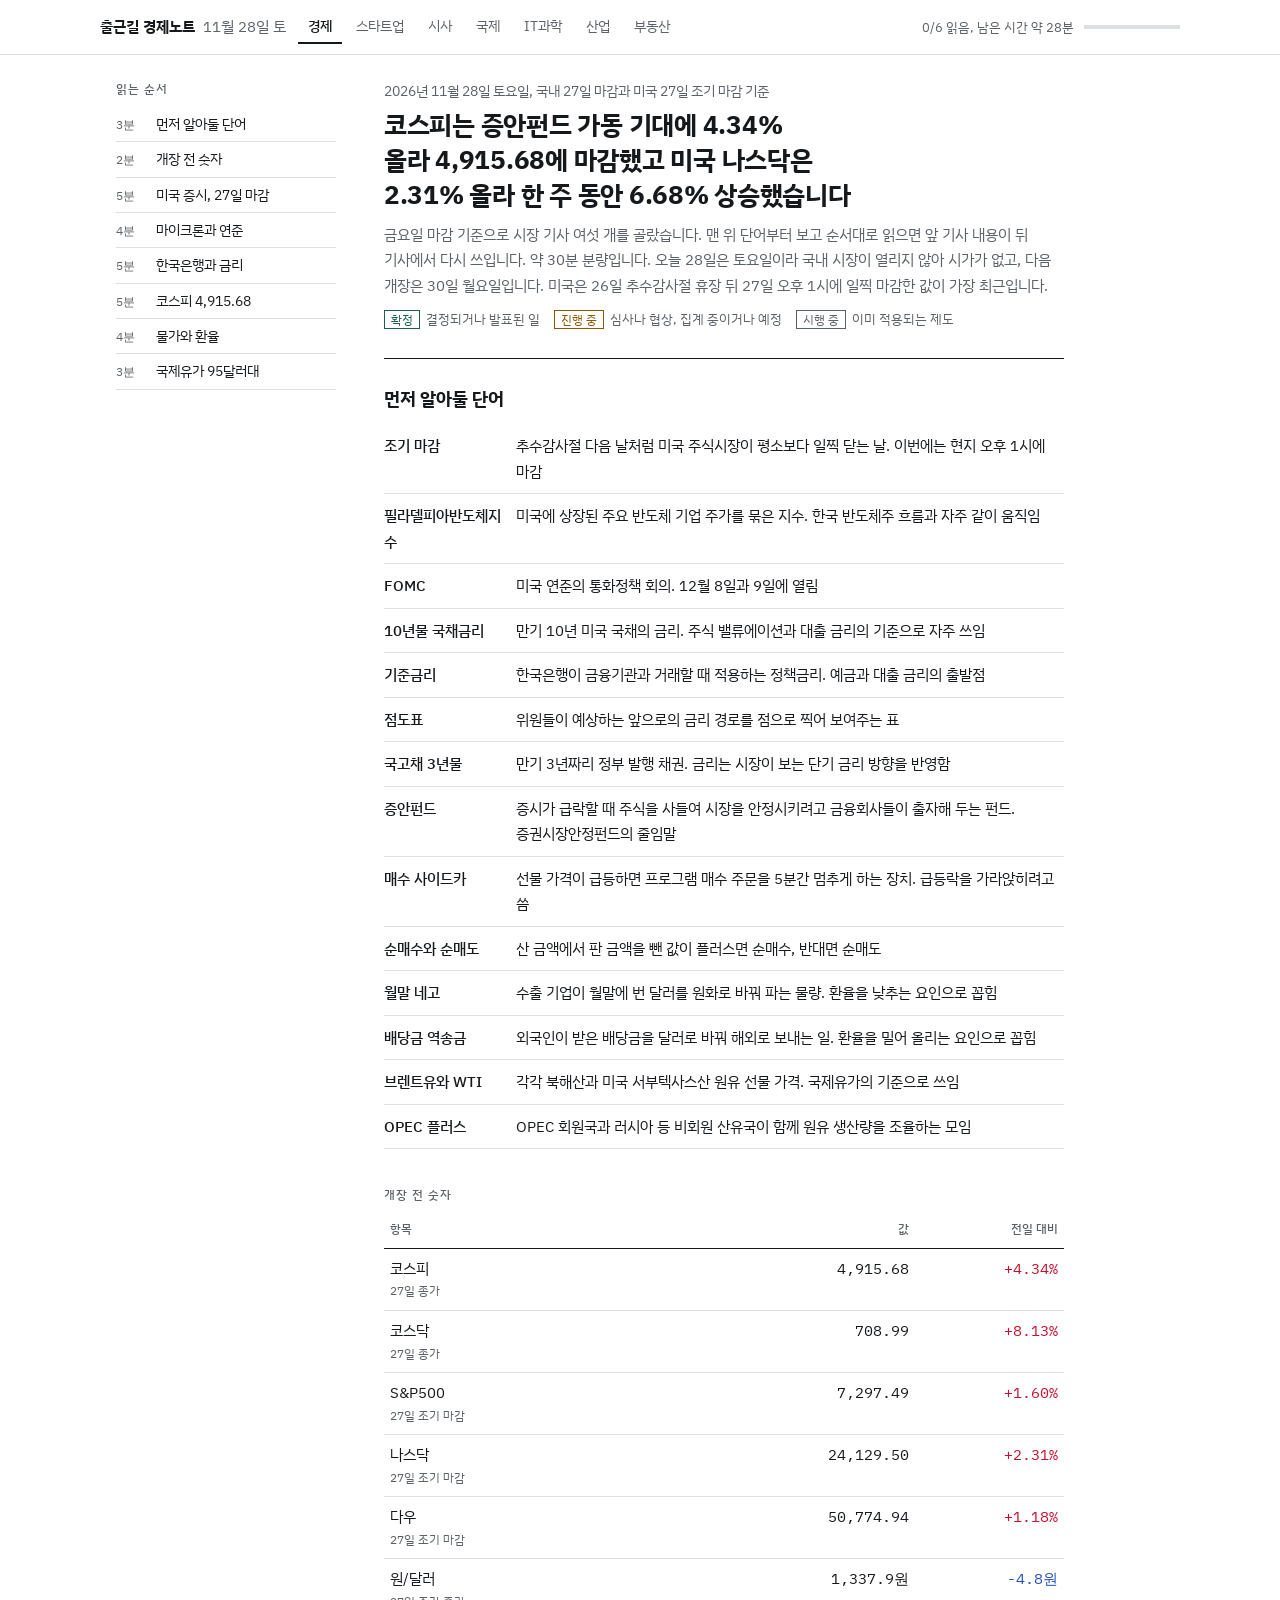
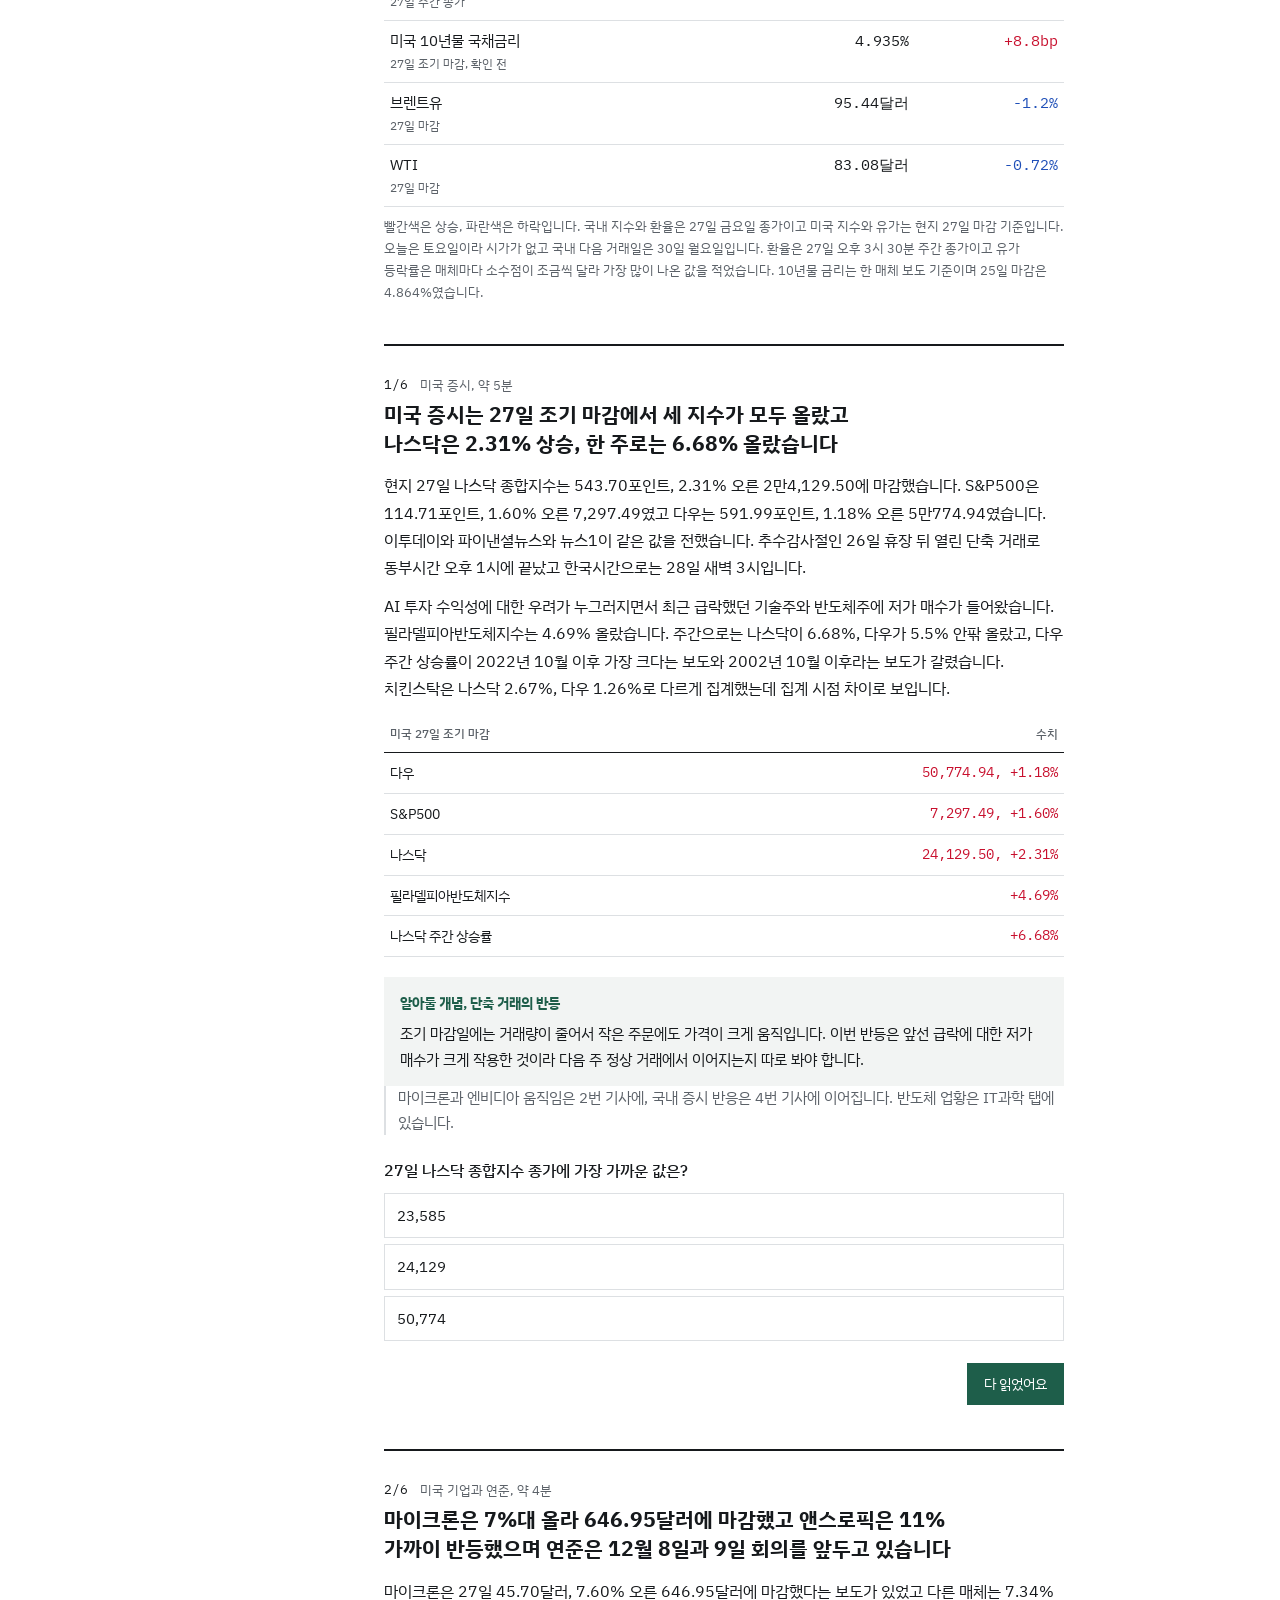
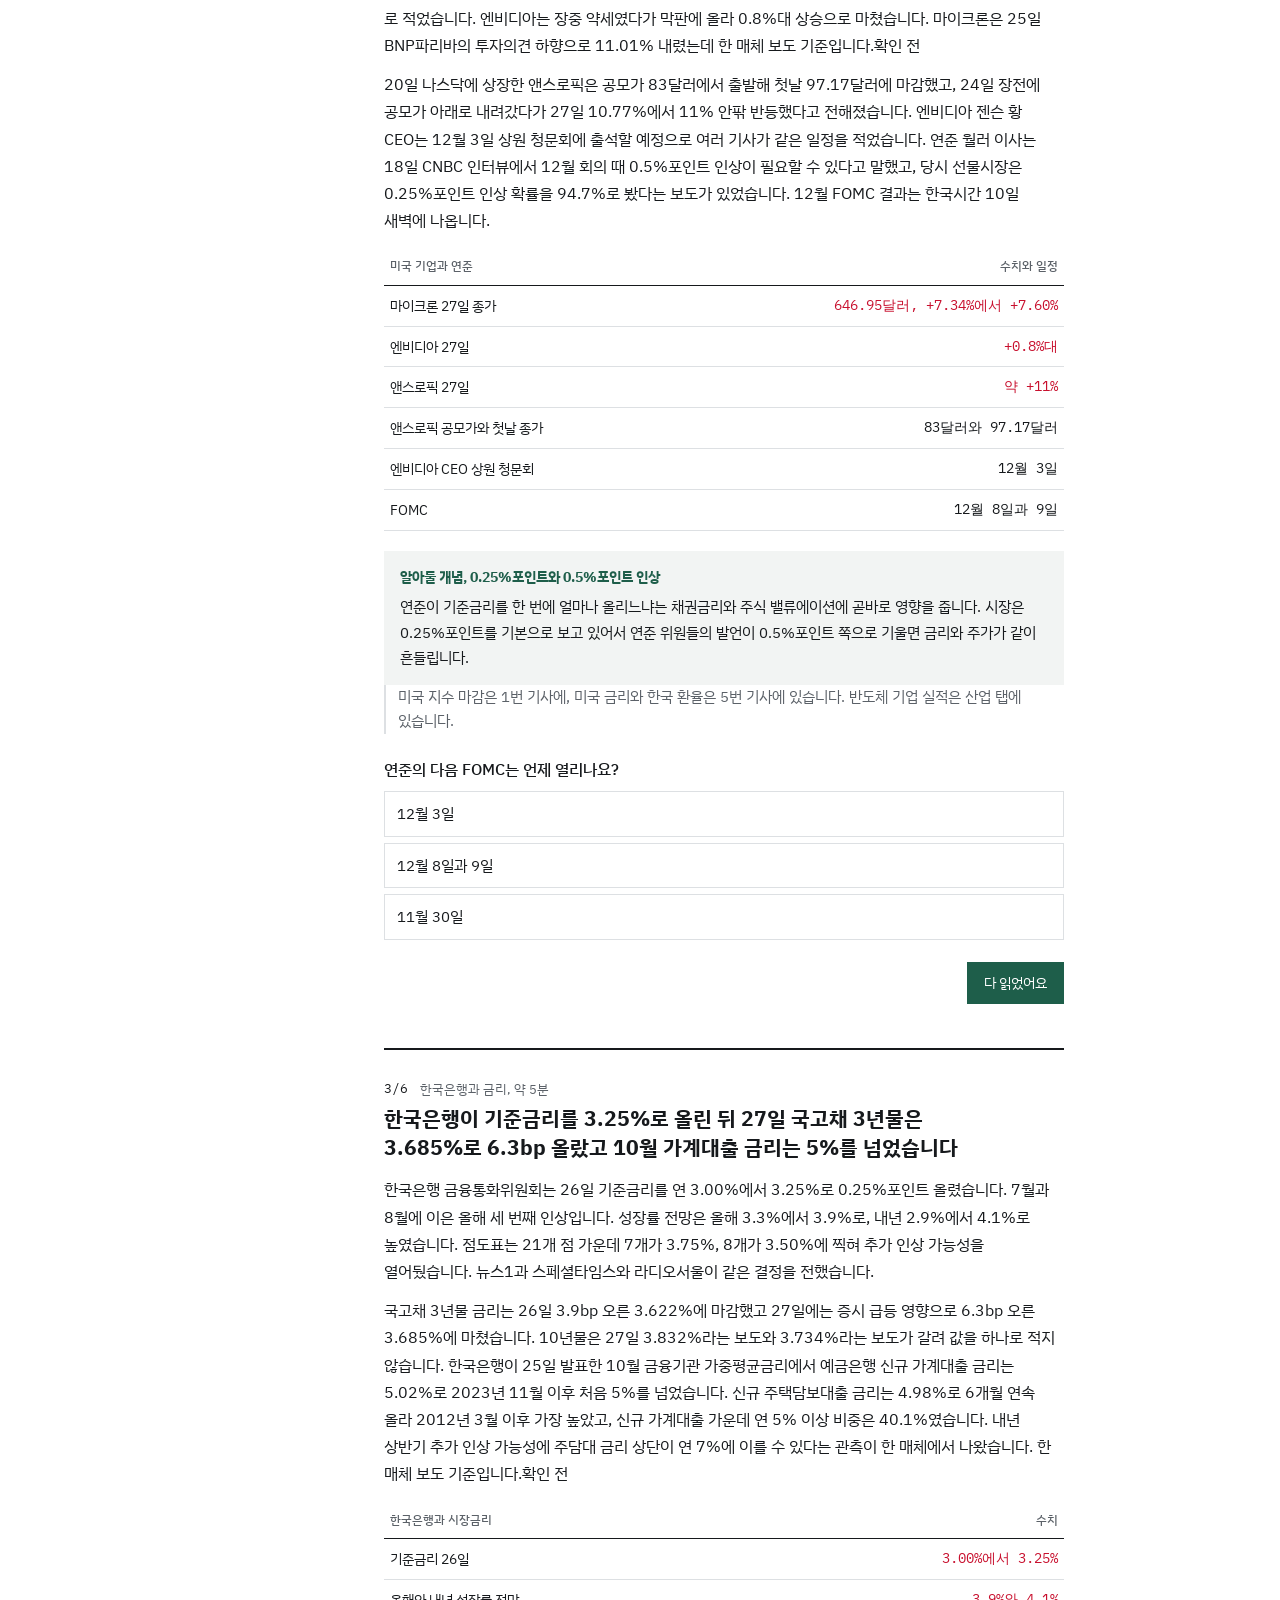
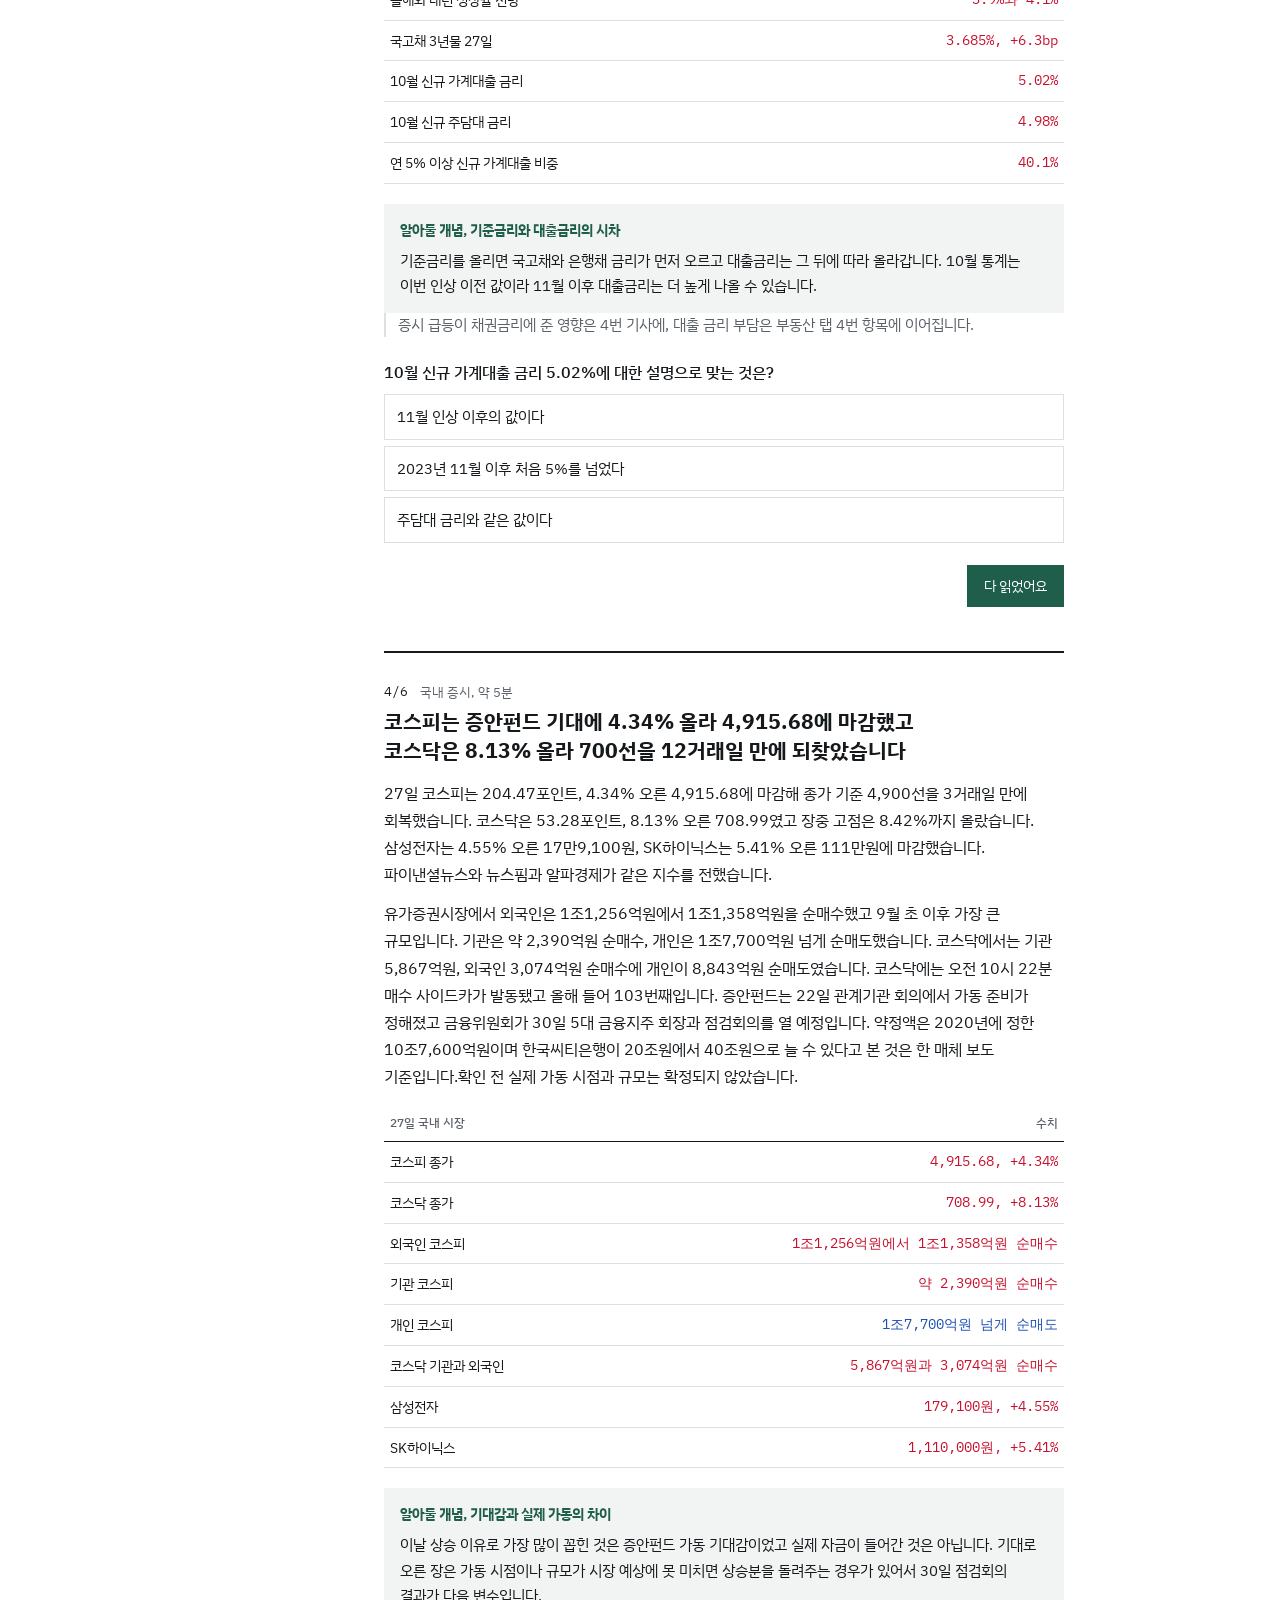
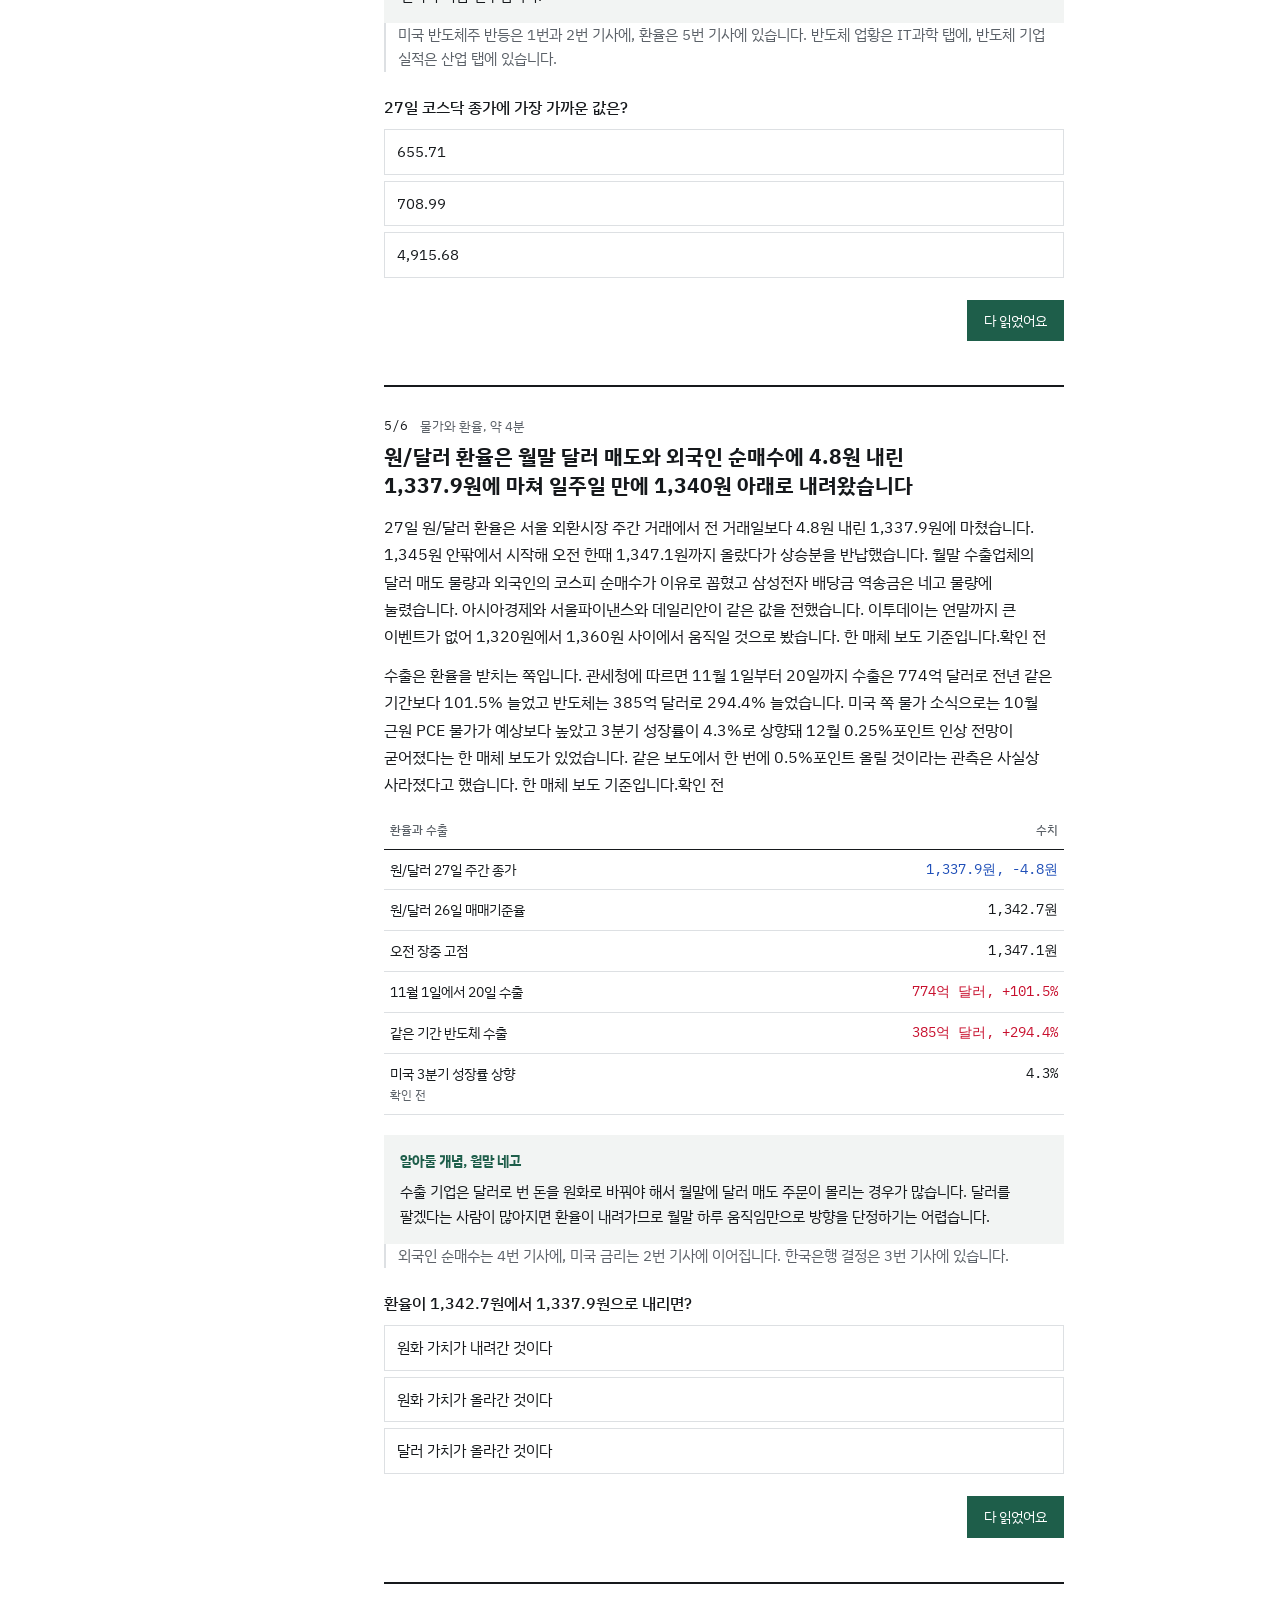
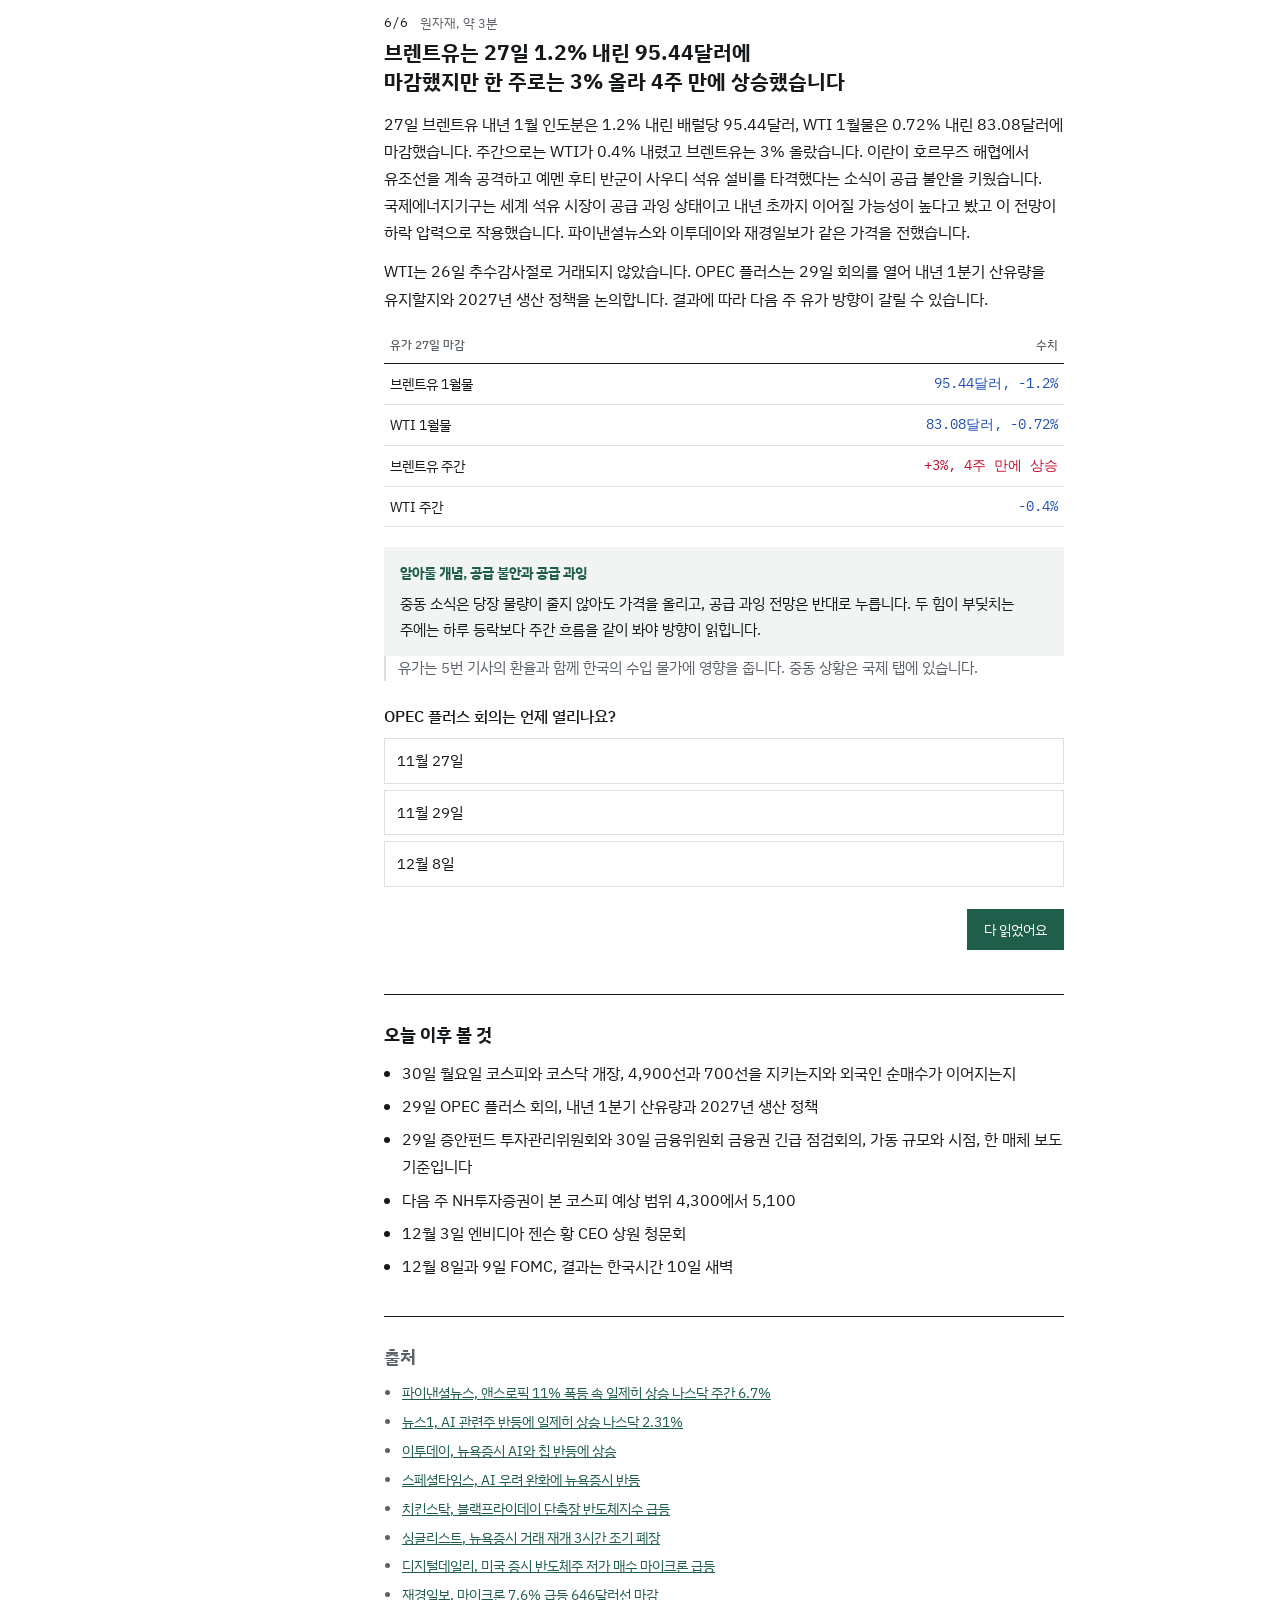
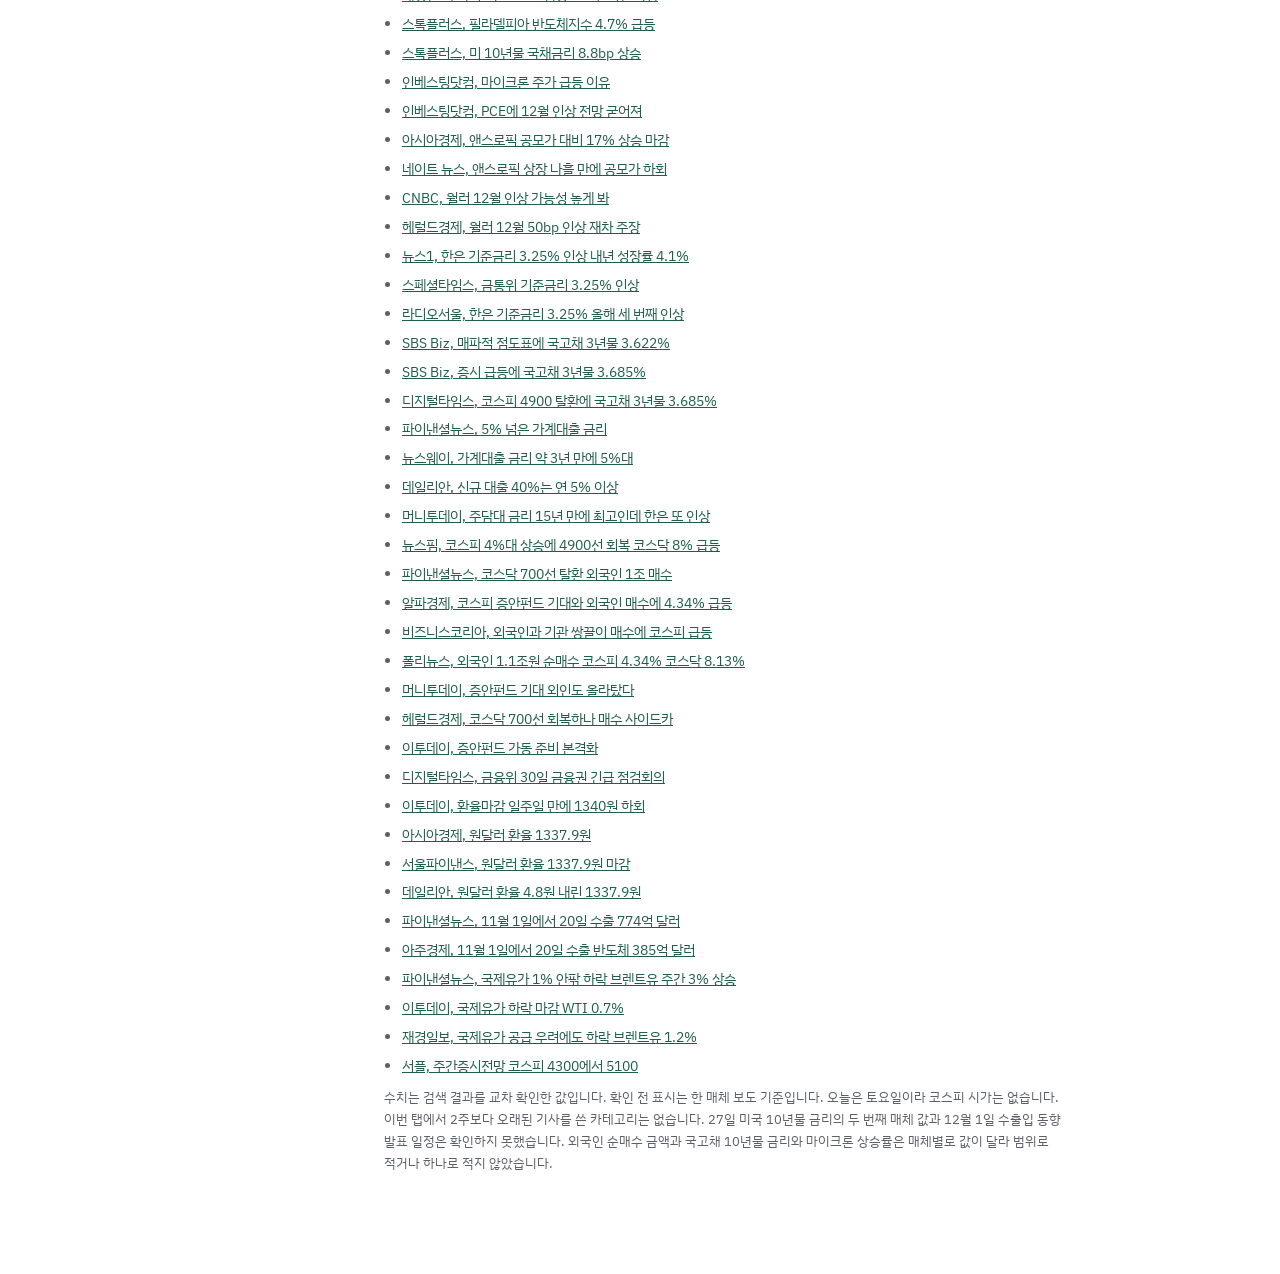
<file: index.html>
<!doctype html>
<html lang="ko">
<head>
<meta charset="utf-8">
<meta name="viewport" content="width=device-width, initial-scale=1, viewport-fit=cover">
<title>출근길 경제노트</title>
<meta name="claude:viewport-fit-sides" content="cover">
<link rel="preconnect" href="https://fonts.googleapis.com">
<link rel="preconnect" href="https://fonts.gstatic.com" crossorigin>
<link rel="stylesheet" href="https://fonts.googleapis.com/css2?family=IBM+Plex+Sans+KR:wght@400;500;700&family=IBM+Plex+Mono:wght@400;500&display=swap">
<link rel="stylesheet" href="assets/css/style.css">
</head>
<body>
<header class="topbar">
  <div class="topbar-in">
    <div class="brand">출근길 경제노트<span>11월 28일 토</span></div>
    <nav class="tabs" aria-label="노트 선택">
      <a href="#econ" data-tab="econ" aria-current="page">경제</a>
      <a href="#startup" data-tab="startup">스타트업</a>
      <a href="#issues" data-tab="issues">시사</a>
      <a href="#world" data-tab="world">국제</a>
      <a href="#tech" data-tab="tech">IT과학</a>
      <a href="#industry" data-tab="industry">산업</a>
      <a href="#realty" data-tab="realty">부동산</a>
    </nav>
    <div class="progress" aria-live="polite">
      <span id="progress-text">0/6 읽음, 약 30분</span>
      <div class="bar" aria-hidden="true"><i id="progress-bar"></i></div>
    </div>
  </div>
</header>

<div class="wrap" data-date="2026-11-28">
  <nav class="toc" aria-label="오늘 읽을 순서">
    <h2>읽는 순서</h2>
    <ol id="toc-startup" data-toc="startup" hidden>
      <li data-for="startup-glossary"><a href="#startup-glossary"><span class="t">2분</span>먼저 알아둘 단어</a></li>
      <li data-for="c1"><a href="#c1"><span class="t">2분</span>시장 신호</a></li>
      <li data-for="c2"><a href="#c2"><span class="t">2분</span>국내 투자 유치</a></li>
      <li data-for="c3"><a href="#c3"><span class="t">3분</span>상장과 공모</a></li>
      <li data-for="c4"><a href="#c4"><span class="t">2분</span>정책과 지원사업</a></li>
      <li data-for="c5"><a href="#c5"><span class="t">2분</span>해외 투자 흐름</a></li>
    </ol>
    <ol id="toc-issues" data-toc="issues" hidden>
      <li data-for="issues-glossary"><a href="#issues-glossary"><span class="t">2분</span>먼저 알아둘 단어</a></li>
      <li data-for="p1"><a href="#p1"><span class="t">4분</span>국내 정치</a></li>
      <li data-for="p2"><a href="#p2"><span class="t">4분</span>사법</a></li>
      <li data-for="p3"><a href="#p3"><span class="t">4분</span>사회와 생활</a></li>
    </ol>
    <ol id="toc-world" data-toc="world" hidden>
      <li data-for="world-glossary"><a href="#world-glossary"><span class="t">2분</span>먼저 알아둘 단어</a></li>
      <li data-for="w1"><a href="#w1"><span class="t">3분</span>미국</a></li>
      <li data-for="w2"><a href="#w2"><span class="t">3분</span>중국과 일본과 아시아</a></li>
      <li data-for="w3"><a href="#w3"><span class="t">4분</span>전쟁과 협상</a></li>
      <li data-for="w4"><a href="#w4"><span class="t">3분</span>유럽과 그 밖</a></li>
    </ol>
    <ol id="toc-tech" data-toc="tech" hidden>
      <li data-for="tech-glossary"><a href="#tech-glossary"><span class="t">2분</span>먼저 알아둘 단어</a></li>
      <li data-for="t1"><a href="#t1"><span class="t">4분</span>AI</a></li>
      <li data-for="t2"><a href="#t2"><span class="t">3분</span>반도체와 하드웨어</a></li>
      <li data-for="t3"><a href="#t3"><span class="t">4분</span>빅테크와 플랫폼</a></li>
      <li data-for="t4"><a href="#t4"><span class="t">2분</span>과학과 우주</a></li>
    </ol>
    <ol id="toc-industry" data-toc="industry" hidden>
      <li data-for="industry-glossary"><a href="#industry-glossary"><span class="t">2분</span>먼저 알아둘 단어</a></li>
      <li data-for="i1"><a href="#i1"><span class="t">4분</span>실적과 공시</a></li>
      <li data-for="i2"><a href="#i2"><span class="t">3분</span>자동차와 배터리</a></li>
      <li data-for="i3"><a href="#i3"><span class="t">3분</span>조선과 철강과 중공업</a></li>
      <li data-for="i4"><a href="#i4"><span class="t">2분</span>유통과 소비재</a></li>
    </ol>
    <ol id="toc-realty" data-toc="realty" hidden>
      <li data-for="realty-glossary"><a href="#realty-glossary"><span class="t">2분</span>먼저 알아둘 단어</a></li>
      <li data-for="r1"><a href="#r1"><span class="t">3분</span>집값과 거래</a></li>
      <li data-for="r2"><a href="#r2"><span class="t">4분</span>정책과 세제</a></li>
      <li data-for="r3"><a href="#r3"><span class="t">3분</span>분양과 청약</a></li>
      <li data-for="r4"><a href="#r4"><span class="t">3분</span>대출과 금리</a></li>
    </ol>
    <ol id="toc" data-toc="econ">
      <li data-for="glossary"><a href="#glossary"><span class="t">3분</span>먼저 알아둘 단어</a></li>
      <li data-for="quotes"><a href="#quotes"><span class="t">2분</span>개장 전 숫자</a></li>
      <li data-for="s1"><a href="#s1"><span class="t">5분</span>미국 증시, 27일 마감</a></li>
      <li data-for="s2"><a href="#s2"><span class="t">4분</span>마이크론과 연준</a></li>
      <li data-for="s3"><a href="#s3"><span class="t">5분</span>한국은행과 금리</a></li>
      <li data-for="s4"><a href="#s4"><span class="t">5분</span>코스피 4,915.68</a></li>
      <li data-for="s5"><a href="#s5"><span class="t">4분</span>물가와 환율</a></li>
      <li data-for="s6"><a href="#s6"><span class="t">3분</span>국제유가 95달러대</a></li>
    </ol>
  </nav>

  <main>
   <div id="view-issues" data-view="issues" data-base="2" data-end="issues-sources" hidden>
    <div class="head">
      <p class="date">2026년 11월 28일 토요일, 27일과 28일 기사 중심</p>
      <h1>미래대응기금 심사가 소소위로 넘어가 예산 법정 시한을 나흘 앞두고, 김대기 전 실장은 1심에서 집행유예를 받았습니다</h1>
      <p>업무 대화나 시장 흐름에 자주 나오는 국내 소식을 세 갈래로 묶었습니다. 국제 소식은 국제 탭에 있습니다. 단어 정리를 포함해 약 12분 분량입니다.</p>
      <div class="legend">
        <span><span class="tag fact">확정</span>결정되거나 발표된 일</span>
        <span><span class="tag plan">진행 중</span>심사나 협상, 집계 중이거나 예정</span>
        <span><span class="tag rule">시행 중</span>이미 적용되는 제도</span>
      </div>
    </div>

    <section class="end-block glossary" id="issues-glossary">
      <h2>먼저 알아둘 단어</h2>
      <dl>
        <div class="row"><dt>소소위</dt><dd>예결위원장과 여야 간사 등 소수만 참여해 쟁점 예산을 조율하는 비공식 협의체</dd></div>
        <div class="row"><dt>미래대응기금</dt><dd>정부가 새로 만들겠다는 162조3천억원 규모 기금. 올해 예산 심사의 최대 쟁점</dd></div>
        <div class="row"><dt>법정 처리 시한</dt><dd>헌법이 정한 예산안 처리 기한. 올해는 12월 2일</dd></div>
        <div class="row"><dt>자동 부의</dt><dd>정해진 날까지 심사를 마치지 못하면 정부안이 본회의에 그대로 올라가는 제도</dd></div>
        <div class="row"><dt>탄핵소추</dt><dd>국회가 고위 공직자를 파면해 달라고 헌법재판소에 요구하는 절차</dd></div>
        <div class="row"><dt>구형과 선고</dt><dd>검사나 특검이 형량을 요청하는 것이 구형이고, 법원이 형량을 정하는 것이 선고</dd></div>
        <div class="row"><dt>집행유예</dt><dd>유죄는 인정하되 일정 기간 형의 집행을 미루고, 그 기간에 사고가 없으면 형을 면해 주는 제도</dd></div>
        <div class="row"><dt>상고 기각과 파기환송</dt><dd>대법원이 원심을 확정하는 결정과, 원심을 깨고 하급심으로 돌려보내는 결정</dd></div>
        <div class="row"><dt>건강보험정책심의위원회</dt><dd>건강보험 급여와 수가를 심의하고 의결하는 보건복지부 소속 위원회</dd></div>
        <div class="row"><dt>포괄수가</dt><dd>입원 수술의 진찰, 검사, 수술, 입원비를 묶어 질병군별로 정한 금액만 받는 방식</dd></div>
        <div class="row"><dt>본인부담률</dt><dd>진료비 가운데 환자가 직접 내는 비율</dd></div>
      </dl>
    </section>

    <article class="story" id="p1" data-min="4">
      <div class="story-meta"><span class="n">1/3</span><span>국내 정치, 약 4분</span></div>
      <h2>예산안조정소위가 미래대응기금을 의결하지 못하고 끝났고, 민주당은 12월 3일 조희대 대법원장 탄핵안 발의를 검토합니다</h2>
      <ul class="items">
        <li>
          <div class="item-head"><span class="tag plan">진행 중</span><strong>미래대응기금 소소위 이관과 예산 처리 시한</strong><span class="when">11월 27일</span></div>
          <p>예결위 예산안조정소위가 27일 활동을 마쳤고 미래대응기금 사업은 모두 의결이 보류돼 소소위로 넘어갔습니다. 기금 규모는 162조3천억원입니다. 국민의힘은 국가채무 증가를 이유로 삭감을 요구하고 있고 기금 설치 근거 법안은 아직 상임위에 묶여 있습니다. 예결위 심사 기한은 30일이고 이날까지 끝내지 못하면 12월 1일 본회의에 자동 부의됩니다. 법정 처리 시한은 12월 2일이며 한병도 민주당 원내대표는 시한 안 처리를 밝혔습니다. 서울신문과 네이트 뉴스와 SBS가 같은 흐름을 전했습니다. 28일 소소위 협의 결과는 확인하지 못했습니다.</p>
        </li>
        <li>
          <div class="item-head"><span class="tag plan">진행 중</span><strong>조희대 대법원장 탄핵소추안 발의 시점</strong><span class="when">11월 26일 보도</span></div>
          <p>민주당은 20일 의원총회에서 탄핵 추진을 당론으로 정했고 연내 발의를 목표로 합니다. 지도부는 12월 3일 발의와 9일 본회의 처리를 유력하게 검토하는 것으로 보도됐지만 1일과 2일 본회의 처리를 거론한 기사도 있습니다. 한덕수 전 총리 대법원 판결을 탄핵 사유에 넣을지를 두고 당내 의견이 엇갈리고 양부남 추진단장은 판결 내용이 아니라 절차 위반을 사유로 본다고 설명했습니다. 헤럴드경제와 파이낸셜뉴스와 뉴스1과 네이트 뉴스가 전했습니다.</p>
        </li>
        <li>
          <div class="item-head"><span class="tag plan">진행 중</span><strong>언론 4법 문체위 소위 통과</strong><span class="when">11월 26일</span></div>
          <p>국회 문화체육관광위 법안심사소위가 26일 언론중재법과 정부광고법과 신문진흥법과 뉴스통신진흥법 개정안을 민주당 주도로 의결했습니다. 국민의힘 위원들은 공청회도 없이 처리한다며 퇴장했고 언론 길들이기라고 비판했습니다. 정정보도 청구 기간을 최대 6개월에서 1년으로 늘리고 허위 조작 정보로 가중 손해배상을 확정받은 언론사는 정부 광고를 최대 1년 싣지 못하게 하는 내용이 들어 있습니다. 본회의 일정은 확인하지 못했습니다. 세계일보와 한국경제와 서울경제가 같은 내용을 전했습니다.</p>
        </li>
        <li>
          <div class="item-head"><span class="tag fact">확정</span><strong>법무부와 공소청 압수수색</strong><span class="when">11월 27일</span></div>
          <p>서울경찰청 광역수사대가 27일 오전 9시 10분께부터 법무부와 공소청과 서울서부지방공소청에서 압수수색 영장을 집행했고 오후 6시 30분께 마쳤습니다. 한동훈 의원에게 검찰 기소계획서가 유출됐다는 의혹을 수사하는 것으로 한 의원은 대상이 아니었습니다. 한 의원은 공익제보로 받은 자료라는 입장이며 경찰을 민주당의 지팡이라고 비판했습니다. 파이낸셜뉴스와 부산일보와 이투데이가 전했습니다.</p>
        </li>
      </ul>
      <div class="concept">
        <h3>알아둘 개념, 소소위와 자동 부의</h3>
        <p>소소위는 소수가 조율하는 비공식 자리라 쟁점 예산을 마지막에 정리하는 통로로 쓰여 왔고, 올해도 공개 심사를 요구하는 쪽과 비공개 협의를 하자는 쪽이 부딪혔습니다. 정해진 날까지 심사를 마치지 못하면 정부안이 본회의에 올라가기 때문에 시한 직전에 협상이 빨라집니다.</p>
      </div>
      <div class="story-foot"><button type="button" class="done-btn" data-done="p1" aria-pressed="false">다 읽었어요</button></div>
    </article>

    <article class="story" id="p2" data-min="4">
      <div class="story-meta"><span class="n">2/3</span><span>사법, 약 4분</span></div>
      <h2>김대기 전 비서실장은 1심에서 징역 2년에 집행유예를 받았고 황교안 전 총리에게는 징역 10년이 구형됐습니다</h2>
      <ul class="items">
        <li>
          <div class="item-head"><span class="tag fact">확정</span><strong>김대기 전 실장 관저 예산 전용 1심</strong><span class="when">11월 27일</span></div>
          <p>서울중앙지법 형사합의36부는 27일 김대기 전 대통령비서실장에게 징역 2년에 집행유예 3년을 선고했습니다. 윤재순 전 총무비서관과 김오진 전 관리비서관은 각각 징역 1년에 집행유예 2년입니다. 이상민 전 행정안전부 장관은 보고를 받은 수준이어서 공모가 입증되지 않았다며 무죄를 받았고 특검은 징역 3년 6개월을 구형했었습니다. 관저 이전 공사비 20억9천만원을 행안부 예산에서 불법 전용한 혐의입니다. 파이낸셜뉴스와 굿모닝충청과 네이트 뉴스가 같은 결과를 전했습니다.</p>
        </li>
        <li>
          <div class="item-head"><span class="tag fact">확정</span><strong>황교안 전 총리 내란선동 징역 10년 구형</strong><span class="when">11월 27일</span></div>
          <p>내란특검은 27일 서울중앙지법 형사합의35부 결심공판에서 내란선동과 특수공무집행방해 혐의로 징역 10년을 요청했습니다. 1심 선고는 내년 1월 28일 오후 2시입니다. 특검은 계엄 직후 올린 SNS 글이 의견 표명이 아니라 가담을 요구한 것이라고 봤고 황 전 총리 측은 고의가 없었다며 혐의를 부인했습니다. 헤럴드경제와 재경일보와 스페셜타임스가 같은 내용을 전했습니다.</p>
        </li>
        <li>
          <div class="item-head"><span class="tag fact">확정</span><strong>윤석열 전 대통령 위증 혐의 무죄 확정</strong><span class="when">11월 26일</span></div>
          <p>대법원 1부는 내란특검의 상고를 기각해 한덕수 전 총리 재판에서 한 위증 혐의 무죄를 확정했습니다. 대법원은 입증 책임이 검사에게 있고 유죄의 의심이 들어도 증명이 없으면 피고인에게 유리하게 판단해야 한다고 밝혔습니다. 윤 전 대통령 측은 특검이 소설을 썼다고 했고 민주당은 내란 세력에 면죄부를 준다며 반발했습니다. 서울신문과 법률신문과 더퍼블릭과 네이트 뉴스가 전했습니다.</p>
        </li>
        <li>
          <div class="item-head"><span class="tag plan">진행 중</span><strong>한덕수 전 총리 파기환송심 첫 공판</strong><span class="when">12월 15일 예정, 24일 보도</span></div>
          <p>서울고법 형사1부가 12월 15일 오후 2시를 첫 공판기일로 정했습니다. 대법원 전원합의체가 19일 징역 15년 원심을 깨면서 계엄 선포 전 국무회의 관련 행위는 무죄 취지로 봤습니다. 내란특검은 파기환송심도 항소심이라 3개월 안 선고가 필요하다는 입장이지만 특검법에 별도 규정이 없어 재판부가 판단합니다. 국민일보와 경기일보와 법률신문이 같은 일정을 전했습니다.</p>
        </li>
      </ul>
      <div class="concept">
        <h3>알아둘 개념, 구형과 선고</h3>
        <p>구형은 검사 측 요청일 뿐이라 선고 형량과 다를 수 있습니다. 이상민 전 장관은 징역 3년 6개월이 구형됐지만 무죄가 나왔고, 황 전 총리는 구형 뒤 두 달 가까이 지나 선고가 열립니다.</p>
      </div>
      <p class="link">한덕수 전 총리 파기환송심은 12월 15일 첫 공판이 예정돼 있습니다.</p>
      <div class="story-foot"><button type="button" class="done-btn" data-done="p2" aria-pressed="false">다 읽었어요</button></div>
    </article>

    <article class="story" id="p3" data-min="4">
      <div class="story-meta"><span class="n">3/3</span><span>사회와 생활, 약 4분</span></div>
      <h2>7개 질병군 포괄수가가 6년 만에 바뀌고 12월 1일부터 희귀 중증난치질환자 본인부담률이 7%로 내려갑니다</h2>
      <ul class="items">
        <li>
          <div class="item-head"><span class="tag plan">진행 중</span><strong>7개 질병군 포괄수가 전면 개정</strong><span class="when">11월 27일 의결, 내년 1월 시행</span></div>
          <p>건강보험정책심의위원회가 27일 맹장수술과 제왕절개 등 7개 질병군의 포괄수가를 6년 만에 고치는 안을 의결했습니다. 유착방지제 등을 포괄수가에 넣어 복강경 충수절제술 본인부담은 122만원에서 87만원으로 35만원, 복강경 자궁적출술은 169만원에서 122만원으로 줄고 단태아 제왕절개는 16만원에서 0원이 됩니다. 추가 재정은 연 1,132억원입니다. 아시아경제와 서울경제와 데일리안과 의약일보가 같은 수치를 전했습니다.</p>
        </li>
        <li>
          <div class="item-head"><span class="tag plan">진행 중</span><strong>비대면 진료 본 수가 전환</strong><span class="when">11월 27일 의결, 내년 1월 적용</span></div>
          <p>같은 건정심에서 비대면 진료 수가 기준도 정했습니다. 시범사업 때 붙던 30% 일괄 가산을 없애고 야간과 공휴일과 토요일과 소아 등 대면 진료의 가산을 적용합니다. 12월 24일 개정 의료법 시행으로 비대면 진료가 제도화되면 본 수가가 내년 1월부터 적용되며 연내 고시 개정을 거칩니다. 히트뉴스와 EBN이 전했습니다.</p>
        </li>
        <li>
          <div class="item-head"><span class="tag plan">진행 중</span><strong>희귀 중증난치질환자 본인부담률 10%에서 7%로</strong><span class="when">12월 1일 이후 진료분 적용 예정</span></div>
          <p>산정특례 대상 약 136만명의 본인부담률이 12월 1일 이후 진료분부터 10%에서 7%로 낮아집니다. 내년 상반기에는 5%까지 내리는 계획입니다. 9월 8일 건강보험정책심의위원회가 의결한 안이고 시행령 개정을 거쳐 적용됩니다. 비급여 진료비는 인하 대상이 아니고 입원 식대 본인부담률은 현행 50%가 유지됩니다. 한국경제와 뉴시스와 SBS Biz와 데일리팜이 같은 내용을 다뤘고 시행령 최종 공포 여부는 확인하지 못했습니다.</p>
        </li>
        <li>
          <div class="item-head"><span class="tag plan">진행 중</span><strong>제4차 기초생활보장 종합계획 2027년에서 2029년</strong><span class="when">11월 23일 발표</span></div>
          <p>생계급여 선정 기준은 2028년부터 매년 1%포인트씩 올려 2030년 기준 중위소득 35%까지 높입니다. 위기 가구에는 30만원을 당일 지급하는 제도를 내년 도입한다고 발표했습니다. 세계일보와 네이트 뉴스와 위키트리가 같은 내용을 전했습니다.</p>
        </li>
      </ul>
      <div class="concept">
        <h3>알아둘 개념, 포괄수가와 본인부담</h3>
        <p>포괄수가는 질병군마다 병원이 받는 금액이 정해져 있어서, 그 안에 어떤 재료와 처치를 넣느냐에 따라 환자가 내는 돈이 달라집니다. 이번 개정은 포함 범위를 넓혀 환자 부담을 줄이는 방식입니다.</p>
      </div>
      <p class="link">종부세 고지 소식은 부동산 탭에 있습니다.</p>
      <div class="story-foot"><button type="button" class="done-btn" data-done="p3" aria-pressed="false">다 읽었어요</button></div>
    </article>

    <section class="end-block sources" id="issues-sources">
      <h2>출처</h2>
      <ul>
        <li><a href="https://seoul.co.kr/news/politics/2026/11/27/20261127500330" target="_blank" rel="noopener">서울신문, 예산소위 끝 미래대응기금 소소위행</a></li>
        <li><a href="https://m.news.nate.com/view/20261127n29362" target="_blank" rel="noopener">네이트 뉴스, 예산소위 끝 소소위행</a></li>
        <li><a href="https://news.sbs.co.kr/news/endPage.do?news_id=N1008866797" target="_blank" rel="noopener">SBS, 한병도 예산안 다음달 2일까지 처리</a></li>
        <li><a href="https://m.news.nate.com/view/20261127n10906" target="_blank" rel="noopener">네이트 뉴스, 운명의 일주일 예산과 탄핵정국</a></li>
        <li><a href="https://biz.heraldcorp.com/article/10944650" target="_blank" rel="noopener">헤럴드경제, 조희대 탄핵안 12월 3일 발의 가능성</a></li>
        <li><a href="https://www.fnnews.com/news/202611231243508015" target="_blank" rel="noopener">파이낸셜뉴스, 조희대 탄핵안 12월 3일 발의 가능성</a></li>
        <li><a href="https://www.news1.kr/politics/assembly/6362751" target="_blank" rel="noopener">뉴스1, 조희대 탄핵안 발의 가능성</a></li>
        <li><a href="https://m.news.nate.com/view/20261126n00231" target="_blank" rel="noopener">네이트 뉴스, 12월 3일 발의 9일 처리 검토</a></li>
        <li><a href="https://www.segye.com/newsView/20261126519711" target="_blank" rel="noopener">세계일보, 공청회도 없이 언론4법 소위 의결</a></li>
        <li><a href="https://hankyung.com/article/2026112631621" target="_blank" rel="noopener">한국경제, 공청회 없이 언론 4법 강행</a></li>
        <li><a href="https://m.sedaily.com/article/20119049" target="_blank" rel="noopener">서울경제, 언론4법 소위 강행에 야당 집단 퇴장</a></li>
        <li><a href="https://fnnews.com/news/202611271856591656" target="_blank" rel="noopener">파이낸셜뉴스, 한동훈 자료유출 의혹 압수수색 종료</a></li>
        <li><a href="https://www.busan.com/view/busan/view.php?code=2026112710142213192" target="_blank" rel="noopener">부산일보, 한동훈 압수수색 반발</a></li>
        <li><a href="https://www.etoday.co.kr/news/view/2653871" target="_blank" rel="noopener">이투데이, 법무부 공소청 압수수색</a></li>
        <li><a href="https://www.fnnews.com/news/202611271121095957" target="_blank" rel="noopener">파이낸셜뉴스, 김대기 1심 징역 2년 집유 이상민 무죄</a></li>
        <li><a href="https://www.goodmorningcc.com/news/articleView.html?idxno=456721" target="_blank" rel="noopener">굿모닝충청, 김대기 징역형 집유 이상민 무죄</a></li>
        <li><a href="https://m.news.nate.com/view/20261127n23665" target="_blank" rel="noopener">네이트 뉴스, 김대기 1심 집행유예</a></li>
        <li><a href="https://biz.heraldcorp.com/article/10952269" target="_blank" rel="noopener">헤럴드경제, 황교안 징역 10년 구형 1월 28일 선고</a></li>
        <li><a href="https://news.jkn.co.kr/post/1128290" target="_blank" rel="noopener">재경일보, 황교안 징역 10년 구형</a></li>
        <li><a href="https://www.specialtimes.co.kr/news/articleView.html?idxno=491215" target="_blank" rel="noopener">스페셜타임스, 황교안 구형 1월 28일 선고</a></li>
        <li><a href="https://www.lawtimes.co.kr/news/articleView.html?idxno=230119" target="_blank" rel="noopener">법률신문, 윤석열 위증 혐의 무죄 확정</a></li>
        <li><a href="https://www.thepublic.kr/news/articleView.html?idxno=328664" target="_blank" rel="noopener">더퍼블릭, 윤석열 위증 대법 최종 무죄</a></li>
        <li><a href="https://www.seoul.co.kr/news/society/law/2026/11/26/20261126500108" target="_blank" rel="noopener">서울신문, 윤석열 위증 혐의 벗어</a></li>
        <li><a href="https://m.news.nate.com/view/20261126n37393" target="_blank" rel="noopener">네이트 뉴스, 윤석열 위증 무죄 확정</a></li>
        <li><a href="https://www.kmib.co.kr/article/20261124500548" target="_blank" rel="noopener">국민일보, 한덕수 파기환송심 12월 15일 첫 재판</a></li>
        <li><a href="https://www.kyeonggi.com/article/20261124580390" target="_blank" rel="noopener">경기일보, 한덕수 파기환송심 첫 재판</a></li>
        <li><a href="https://www.lawtimes.co.kr/news/articleView.html?idxno=230022" target="_blank" rel="noopener">법률신문, 한덕수 파기환송심 12월 15일 첫 공판</a></li>
        <li><a href="https://view.asiae.co.kr/article/2026112710263040869" target="_blank" rel="noopener">아시아경제, 맹장수술 환자부담 35만원 경감</a></li>
        <li><a href="https://m.sedaily.com/article/20119946" target="_blank" rel="noopener">서울경제, 맹장 수술비 35만원 줄고 제왕절개 0원</a></li>
        <li><a href="https://www.dailian.co.kr/news/view/1720747/%EB%82%B4%EB%85%84-%EB%A7%B9%EC%9E%A5-%EC%88%98%EC%88%A0%EB%B9%84-122%EB%A7%8C%EC%9B%9087%EB%A7%8C%EC%9B%90%EC%A0%9C-2026" target="_blank" rel="noopener">데일리안, 맹장 수술비 122만원에서 87만원</a></li>
        <li><a href="https://www.medicaldaily.co.kr/post/125150" target="_blank" rel="noopener">의약일보, 7개 질병군 포괄수가 6년 만의 전면 개정</a></li>
        <li><a href="https://www.hitnews.co.kr/news/articleView.html?idxno=81160" target="_blank" rel="noopener">히트뉴스, 비대면 진료 30% 가산 폐지</a></li>
        <li><a href="https://www.ebn.co.kr/news/articleView.html?idxno=1733281" target="_blank" rel="noopener">EBN, 비대면진료 내년 본 수가 전환</a></li>
        <li><a href="https://www.hankyung.com/article/202609081177Y" target="_blank" rel="noopener">한국경제, 본인부담률 12월 7% 내년 상반기 5%</a></li>
        <li><a href="https://www.newsis.com/view/NISX20260907_0003779938" target="_blank" rel="noopener">뉴시스, 중증 희귀질환 136만명 본인부담 7%</a></li>
        <li><a href="https://biz.sbs.co.kr/amp/article/20000344229" target="_blank" rel="noopener">SBS Biz, 희귀 중증난치질환자 본인부담률 인하</a></li>
        <li><a href="https://www.dailypharm.com/user/news/342260" target="_blank" rel="noopener">데일리팜, 희귀 난치 본인부담 5%까지 단계적 인하</a></li>
        <li><a href="https://www.segye.com/newsView/20261123514784" target="_blank" rel="noopener">세계일보, 4차 기초생활보장 종합계획</a></li>
        <li><a href="https://m.news.nate.com/view/20261123n32395" target="_blank" rel="noopener">네이트 뉴스, 4차 기초생활보장 종합계획 발표</a></li>
        <li><a href="https://www.wikitree.co.kr/articles/1176979" target="_blank" rel="noopener">위키트리, 30만원 당일 지급 지원금 제도</a></li>
      </ul>
      <p class="note">수치는 검색 결과를 교차 확인한 값입니다. 확인 전 표시는 한 매체 보도 기준입니다. 2주보다 오래된 기사로 채운 카테고리는 없으나 희귀 중증난치질환 본인부담률은 9월 의결 내용이 12월 1일 시행을 앞두고 보도된 것입니다. 28일 아침 기준으로 예산 소소위 협의 결과와 조작기소 특검 최종 임명, 조희대 대법원장 탄핵안의 발의 일자 확정 여부, 희귀 중증난치질환 시행령의 최종 공포 여부는 확인하지 못했습니다.</p>
    </section>
   </div>

   <div id="view-world" data-view="world" data-base="2" data-end="world-sources" hidden>
    <div class="head">
      <p class="date">2026년 11월 28일 토요일, 11월 27일 마감 기준</p>
      <h1>미국의 14개국 과잉생산 관세안에 중국과 일본이 반발했고, EU 특별정상회의는 7년 예산과 우크라이나 대출안을 합의하지 못한 채 끝났습니다</h1>
      <p>미국, 중국과 일본과 아시아, 전쟁과 협상, 유럽의 소식을 네 갈래로 묶었습니다. 단어 정리를 포함해 약 13분 분량입니다.</p>
      <div class="legend">
        <span><span class="tag fact">확정</span>결정되거나 발표된 일</span>
        <span><span class="tag plan">진행 중</span>심사나 협상, 집계 중이거나 예정</span>
        <span><span class="tag rule">시행 중</span>이미 적용되는 제도</span>
      </div>
    </div>

    <section class="end-block glossary" id="world-glossary">
      <h2>먼저 알아둘 단어</h2>
      <dl>
        <div class="row"><dt>USTR</dt><dd>미국 무역대표부. 통상 협상과 무역법 조사를 맡는 기관</dd></div>
        <div class="row"><dt>무역법 301조</dt><dd>다른 나라의 불공정 무역 관행에 보복 관세를 매길 수 있게 한 미국 법 조항</dd></div>
        <div class="row"><dt>과잉생산 관세</dt><dd>상대국의 생산 능력이 수요보다 크다고 보고 매기겠다는 관세. 이번에 14개 교역 상대에 제안됨</dd></div>
        <div class="row"><dt>관세 상한</dt><dd>무역 합의로 정한 관세율의 최대치. 한국과 일본과 EU는 15%</dd></div>
        <div class="row"><dt>무역 휴전</dt><dd>미국과 중국이 관세 인상과 수출 규제를 잠시 멈추기로 한 약속. 내년 1월 10일까지</dd></div>
        <div class="row"><dt>임시예산</dt><dd>새 예산이 확정되기 전까지 정부 운영비를 잇는 단기 예산. 만료되면 셧다운 위험이 생김</dd></div>
        <div class="row"><dt>셧다운</dt><dd>예산이 없어 연방정부 일부 기관이 문을 닫는 상태</dd></div>
        <div class="row"><dt>호르무즈 해협</dt><dd>페르시아만 원유 수송로. 이란이 닫겠다고 한 뒤 피격 소식이 유가에 바로 반영됨</dd></div>
        <div class="row"><dt>혁명수비대</dt><dd>이란 정규군과 별개로 움직이는 무장 조직. 해협 피격 주장도 따로 내놓음</dd></div>
        <div class="row"><dt>합동해사정보센터</dt><dd>해상 사건을 확인해 알리는 국제 협력 기관. 기뢰 피격은 확인하지 않았다고 밝힘</dd></div>
        <div class="row"><dt>다년간 재정 틀</dt><dd>EU가 7년 단위로 짜는 장기예산. 이번 논의는 2028년부터 2034년까지</dd></div>
        <div class="row"><dt>결속기금</dt><dd>EU가 회원국 간 격차를 줄이려고 쓰는 지역 지원 예산. 우크라이나 지원과 묶느냐가 쟁점</dd></div>
      </dl>
    </section>

    <article class="story" id="w1" data-min="3">
      <div class="story-meta"><span class="n">1/4</span><span>미국, 약 3분</span></div>
      <h2>미국 무역대표부의 과잉생산 관세안은 아직 제안 단계이고, 의회는 12월 11일 임시예산 만료 전에 합의해야 합니다</h2>
      <ul class="items">
        <li>
          <div class="item-head"><span class="tag plan">진행 중</span><strong>14개 교역 상대 과잉생산 관세 제안</strong><span class="when">11월 25일 발표, 26일에서 27일 보도</span></div>
          <p>미국 무역대표부는 25일 한국, 중국, 일본, EU 등 14개 교역 상대에 무역법 301조 과잉생산 관세안을 내놨습니다. 한국과 일본과 EU와 스위스와 대만은 기존 무역 합의에 따라 최혜국 관세를 포함해 15% 상한이 적용될 방침입니다. 중국에는 20%가 제시됐고 내년 1월 무역 휴전이 끝나고 협상이 깨지면 40%까지 올릴 수 있다는 입장입니다. 공청회는 내년 1월 25일에 열리고 실제 부과 여부는 그 뒤에 정해집니다. 예일대 예산연구소는 이 안이 그대로 시행되면 미국 평균 실효관세율이 11.2%에서 13.9%로 오른다고 추산했고, 이는 올해 2월 연방대법원이 상호관세를 무효로 하기 직전의 13.8%와 거의 같습니다. CNBC와 헤럴드경제와 네이트 뉴스가 전했습니다.</p>
        </li>
        <li>
          <div class="item-head"><span class="tag plan">진행 중</span><strong>임시예산 12월 11일 만료와 셧다운 위험</strong><span class="when">11월 20일에서 24일 보도</span></div>
          <p>현행 임시예산은 12월 11일에 끝나고 그때까지 새 예산이 통과되지 않으면 12일부터 일부 기관 업무가 멈출 수 있습니다. 쟁점은 트럼프 대통령이 요구한 국방부 추가 예산 3500억달러와 이란 전쟁 자금입니다. 상원 공화당은 단독 처리 대신 민주당과 약 1조1000억달러 국방 세출안을 협상하기로 했고, 민주당은 이란 전쟁 자금을 막는 조항을 요구하지만 당내에서 셧다운까지 감수할지는 갈립니다. 상원과 하원은 추수감사절 휴회를 마치고 30일 일정을 다시 시작합니다. 미국 매체 The Hill과 US News와 한국 매체 코리아타임스와 파이낸스투데이가 같은 흐름을 전했습니다.</p>
        </li>
      </ul>
      <div class="concept">
        <h3>알아둘 개념, 제안 단계의 관세</h3>
        <p>이번 관세는 의견 수렴과 공청회를 거쳐 확정되므로 지금 숫자는 최대치에 가까운 협상 카드로 읽힙니다. 이미 상한을 합의한 나라는 새 관세를 더해도 그 상한을 넘지 않는다는 해석이 나옵니다.</p>
      </div>
      <div class="story-foot"><button type="button" class="done-btn" data-done="w1" aria-pressed="false">다 읽었어요</button></div>
    </article>

    <article class="story" id="w2" data-min="3">
      <div class="story-meta"><span class="n">2/4</span><span>중국과 일본과 아시아, 약 3분</span></div>
      <h2>중국은 과잉생산 관세안에 대응 조치를 예고했고 일본은 유감을 전달했습니다</h2>
      <ul class="items">
        <li>
          <div class="item-head"><span class="tag plan">진행 중</span><strong>중국 상무부 반대와 12월 마이애미 미중 회담</strong><span class="when">11월 26일에서 27일 보도</span></div>
          <p>중국 상무부는 26일 정례 브리핑에서 301조 관세를 일방주의이자 세계무역기구 규칙 위반이라고 규정하고 단호히 반대한다고 밝혔습니다. 필요한 조치를 취할 권리를 갖고 있다는 입장도 냈습니다. 미국과 중국의 무역 휴전은 내년 1월 10일까지이고, 12월 14일에서 15일 마이애미 G20에서 올해 네 번째 미중 정상회담이 열릴 전망입니다. 파이낸셜뉴스와 헤럴드경제는 40% 경고를 정상회담을 앞둔 협상용으로 보는 시각을 전했고, 월스트리트저널은 행정부가 휴전이 깨지지 않도록 수위를 조절했다고 분석했다고 합니다. 이투데이와 신화망과 아시아투데이를 대조했습니다.</p>
        </li>
        <li>
          <div class="item-head"><span class="tag fact">확정</span><strong>일본 정부, 과잉생산 근거 없다며 유감 표명</strong><span class="when">11월 26일</span></div>
          <p>기하라 관방장관은 26일 기자회견에서 일본에는 비시장적 관행도 구조적 과잉생산 능력도 없다고 반박했습니다. 이런 입장을 이미 미국 측에 전달했다고 했습니다. 일본산에는 최혜국 관세와 기존 301조 관세를 포함해 최대 15%가 적용될 예정이고 기하라 장관은 지난해 미일 합의 범위를 벗어나지 않는다고 평가했습니다. 아직 의견 수렴 단계이며 확정된 것이 아니라고도 강조했습니다. 뉴스1과 아시아경제와 재팬코리아데일리가 같은 내용을 전했습니다.</p>
        </li>
        <li>
          <div class="item-head"><span class="tag fact">확정</span><strong>선전 APEC 중일 정상 악수만 하고 회담은 불발</strong><span class="when">11월 18일에서 19일, 약 열흘 전</span></div>
          <p>시진핑 주석과 다카이치 총리는 18일 환영 만찬과 19일 단체사진 촬영 전에 악수했지만 공식 양자 회담은 열리지 않았습니다. 일본 정부는 공항 영접이 결례였다는 해석을 부인했고, 관계 경색의 발단은 다카이치 총리의 대만 유사시 발언입니다. 이투데이와 재경일보와 아일랜드 타임스가 전했고 이후 중일 후속 접촉 소식은 찾지 못했습니다.</p>
        </li>
      </ul>
      <div class="concept">
        <h3>알아둘 개념, 무역 휴전과 관세 카드</h3>
        <p>미국이 중국에 40%를 언급한 것은 휴전이 끝나는 1월 10일을 앞두고 협상 지렛대를 쥐려는 신호로 읽는 보도가 많습니다. 중국은 맞대응 가능성을 열어 두면서 휴전 연장을 두고 미국과 소통하고 있다고 밝혔습니다.</p>
      </div>
      <div class="story-foot"><button type="button" class="done-btn" data-done="w2" aria-pressed="false">다 읽었어요</button></div>
    </article>

    <article class="story" id="w3" data-min="4">
      <div class="story-meta"><span class="n">3/4</span><span>전쟁과 협상, 약 4분</span></div>
      <h2>이란은 카타르와 파키스탄 중재안을 검토 중이면서 호르무즈 조건은 그대로 고수하고, 젤렌스키 대통령은 미국의 압박이 부족하다고 비판했습니다</h2>
      <ul class="items">
        <li>
          <div class="item-head"><span class="tag plan">진행 중</span><strong>이란 외무장관, 카타르와 파키스탄 중재 계속</strong><span class="when">11월 26일에서 27일 보도</span></div>
          <p>아라그치 이란 외무장관은 26일 카타르와 파키스탄 중재국이 이란과 미국 사이에서 제안을 계속 전달하고 있고 이란은 이를 검토 중이라고 밝혔습니다. 새로운 길을 열 수 있는 아이디어를 보고 있지만 호르무즈 재개방과 관련한 이란의 요구 이행은 고수한다고 했습니다. 요구에는 이란 항구에 대한 미국 해상봉쇄 해제와 전 전선의 전쟁 종료가 포함된 것으로 보도됐습니다. 핵 문제는 미국이 조건을 충족한 뒤에 논의하겠다는 입장입니다. 제안 내용과 일정은 공개되지 않았습니다. 아랍뉴스와 메흐르통신과 파이낸셜뉴스를 대조했습니다.</p>
        </li>
        <li>
          <div class="item-head"><span class="tag plan">진행 중</span><strong>호르무즈 봉쇄 지시와 기뢰 피격 주장</strong><span class="when">11월 24일 보도</span></div>
          <p>이란 육군 총사령관은 23일 해군에 미국이 이란 조건을 받아들일 때까지 해협을 하루하루 더 닫으라고 지시했다고 유로뉴스가 전했습니다. 혁명수비대는 유조선 3척이 기뢰를 맞았다고 주장했지만 합동해사정보센터는 확인되지 않았다고 밝혔습니다. 걸프뉴스도 이란이 7개 조건이 충족되기 전에는 미국과 협상하지 않는다고 했다고 전했습니다. 피격은 이란 쪽 주장이고 독립적으로 확인되지 않았습니다.</p>
        </li>
        <li>
          <div class="item-head"><span class="tag plan">진행 중</span><strong>젤렌스키 대통령, BBC 인터뷰에서 미국 비판</strong><span class="when">11월 24일과 27일 보도</span></div>
          <p>젤렌스키 대통령은 24일 우크라이나와 유럽과 미국과 러시아가 함께하는 4자 회담을 가능한 한 빨리 열자고 했습니다. 27일 공개된 BBC 인터뷰에서는 미국이 중동에 집중해 러시아를 충분히 압박하지 않는다고 말했고, 트럼프 대통령이 푸틴 대통령을 친구라고 부르는 것을 히틀러를 친구라 부르는 격이라고 비판했습니다. 러시아는 돈바스에서 우크라이나군의 완전 철수를 요구하는 입장을 유지하고 있고 다음 회담 날짜는 확인하지 못했습니다. 프랑스24와 ABC와 파이낸셜뉴스가 전했습니다.</p>
        </li>
      </ul>
      <div class="concept">
        <h3>알아둘 개념, 당사자 발표와 독립 확인</h3>
        <p>전쟁 상황의 피격 소식은 대부분 한쪽 당사자의 발표로 먼저 전해집니다. 누가 발표했는지와 제3의 기관이 확인했는지를 함께 읽어야 하고, 유가는 확인 전 소식에도 먼저 움직입니다.</p>
      </div>
      <div class="story-foot"><button type="button" class="done-btn" data-done="w3" aria-pressed="false">다 읽었어요</button></div>
    </article>

    <article class="story" id="w4" data-min="3">
      <div class="story-meta"><span class="n">4/4</span><span>유럽과 그 밖, 약 3분</span></div>
      <h2>EU 특별정상회의는 7년 예산과 450억유로 우크라이나 대출안을 합의하지 못했고 결론은 12월로 넘어갔습니다</h2>
      <ul class="items">
        <li>
          <div class="item-head"><span class="tag fact">확정</span><strong>브뤼셀 특별정상회의 합의 불발</strong><span class="when">11월 26일에서 27일 새벽</span></div>
          <p>정상들은 2028년부터 2034년까지 장기예산과 우크라이나 450억유로 대출안에 합의하지 못한 채 27일 새벽 회의를 마쳤습니다. 독일 메르츠 총리는 27개국 모두가 우크라이나 장기 지원에 참여하지 않으면 예산 전체를 막겠다는 입장이었습니다. 체코 바비시 총리는 이를 터무니없다고 반박하며 결속기금과 우크라이나 지원을 묶는 데 반대했고, 헝가리와 슬로바키아도 반발했으며 보도에 따라 불가리아가 포함되기도 합니다. 예산 총액에 대한 의견 차와 미국 대형 기술기업 대상 3% 세금안을 둘러싼 이견도 남았습니다. 유로뉴스와 bne 인텔리뉴스와 재경일보와 네이트 뉴스가 전했습니다. 총액을 집행위 제안보다 2000억유로 줄인 1조7800억유로 절충안이 나왔고 코스타 상임의장이 대출안에 24개국이 지지했다고 밝혔다는 내용은 한 매체 보도 기준입니다.<span class="sub">확인 전</span></p>
        </li>
        <li>
          <div class="item-head"><span class="tag plan">진행 중</span><strong>12월 17일에서 18일 정례 정상회의가 다음 고비</strong><span class="when">11월 27일 보도, 12월 17일 예정</span></div>
          <p>논의는 12월 17일에서 18일 브뤼셀 정례 정상회의에서 이어질 예정입니다. 메르츠 총리와 마크롱 대통령 모두 연내 합의를 원하지만 예산 규모에서 의견이 다릅니다. 프랑스 대선에서 극우 세력이 집권할 가능성 때문에 EU 지도부가 서두른다는 분석이 한국 매체에 여러 건 나왔고, 헝가리 총리는 크리스마스 무렵 합의 가능성도 낮다고 전망했다고 합니다. 우크라이나 2027년 재정 부족분은 약 700억유로로 알려졌고 이 대출안은 그중 약 3분의 2를 메우는 규모입니다. 이 숫자는 한 매체 보도 기준입니다.<span class="sub">확인 전</span></p>
        </li>
      </ul>
      <div class="concept">
        <h3>알아둘 개념, 예산과 지원의 연계</h3>
        <p>다년간 재정 틀은 7년 단위라 한 번 정하면 오래 갑니다. 우크라이나 지원을 이 안에 넣을지 별도로 둘지에 따라 나라별 부담이 달라지고, 예산은 27개국 전원 동의가 필요해 한 나라의 반대도 변수가 됩니다.</p>
      </div>
      <div class="story-foot"><button type="button" class="done-btn" data-done="w4" aria-pressed="false">다 읽었어요</button></div>
    </article>

    <section class="end-block sources" id="world-sources">
      <h2>출처</h2>
      <ul>
        <li><a href="https://www.cnbc.com/2026/11/25/us-tariffs-trump-section-301.html" target="_blank" rel="noopener">CNBC, 중국과 EU 등 대상 301조 관세안</a></li>
        <li><a href="https://cnbc.com/2026/11/26/us-tariffs-hike-trade-agreement.html" target="_blank" rel="noopener">CNBC, 관세 인상 압박과 무역 합의</a></li>
        <li><a href="https://biz.heraldcorp.com/article/10951653" target="_blank" rel="noopener">헤럴드경제, 과잉생산 관세로 옛 수준 복귀</a></li>
        <li><a href="https://m.news.nate.com/view/20261127n00802" target="_blank" rel="noopener">네이트 뉴스, 美 관세율 다시 13.9%</a></li>
        <li><a href="https://thehill.com/homenews/senate/6217691-republican-reconciliation-threatens-government-funding/" target="_blank" rel="noopener">The Hill, 국방 예산과 셧다운 위험</a></li>
        <li><a href="https://www.usnews.com/news/politics/articles/2026-11-20/congress-struggles-to-avert-us-shutdown-as-iran-war-divides-lawmakers" target="_blank" rel="noopener">US News, 이란전과 셧다운 회피 난항</a></li>
        <li><a href="https://www.koreatimes.com/article/11632598" target="_blank" rel="noopener">코리아타임스, 공화당 이란전 예산 차단 검토</a></li>
        <li><a href="https://www.fntoday.co.kr/news/articleView.html?idxno=400349" target="_blank" rel="noopener">파이낸스투데이, 셧다운 시한 임박</a></li>
        <li><a href="https://m.news.nate.com/view/20261124n09776" target="_blank" rel="noopener">네이트 뉴스, 공화 이란전 예산 차단 검토</a></li>
        <li><a href="https://www.etoday.co.kr/news/view/2653632" target="_blank" rel="noopener">이투데이, 中 과잉생산 관세 단호히 반대</a></li>
        <li><a href="http://kr.xinhuanet.com/20261127/7f517532fe524ef784fdd20fdad36c67/c.html" target="_blank" rel="noopener">신화망, 中 상무부 301조 추가 관세안 반대</a></li>
        <li><a href="https://www.asiatoday.co.kr/kn/view.php?key=20261127010010625" target="_blank" rel="noopener">아시아투데이, 세계 경제 절반에 관세 압박</a></li>
        <li><a href="https://www.fnnews.com/news/202611261534124729" target="_blank" rel="noopener">파이낸셜뉴스, 40% 관세 엄포와 12월 마이애미 회담</a></li>
        <li><a href="https://biz.heraldcorp.com/article/10951017" target="_blank" rel="noopener">헤럴드경제, 미중 무역휴전 기로</a></li>
        <li><a href="https://www.news1.kr/world/northeast-asia/6367129" target="_blank" rel="noopener">뉴스1, 日 과잉생산 관세에 유감</a></li>
        <li><a href="https://view.asiae.co.kr/article/2026112613405391042" target="_blank" rel="noopener">아시아경제, 日 정부 유감 전달</a></li>
        <li><a href="https://www.jk-daily.co.kr/news/articleView.html?idxno=42223" target="_blank" rel="noopener">재팬코리아데일리, 日 정부 유감 표명</a></li>
        <li><a href="https://www.etoday.co.kr/news/view/2650320" target="_blank" rel="noopener">이투데이, 중국 다카이치 총리 냉대</a></li>
        <li><a href="https://news.jkn.co.kr/post/1105716" target="_blank" rel="noopener">재경일보, 시진핑 다카이치 APEC 악수</a></li>
        <li><a href="https://www.irishtimes.com/world/2026/11/19/no-warm-welcome-for-japans-prime-minister-on-china-visit/" target="_blank" rel="noopener">아일랜드 타임스, 다카이치 총리 중국 방문</a></li>
        <li><a href="https://www.arabnews.pk/pakistan/iran-says-pakistan-qatar-still-relaying-proposals-to-us-as-hormuz-dispute-persists-3008212" target="_blank" rel="noopener">아랍뉴스, 파키스탄과 카타르 제안 전달 지속</a></li>
        <li><a href="https://en.mehrnews.com/news/249717/Qatar-Pakistan-continue-mediation-efforts-Araghchi" target="_blank" rel="noopener">메흐르통신, 카타르와 파키스탄 중재 지속</a></li>
        <li><a href="https://www.fnnews.com/news/202611270314166930" target="_blank" rel="noopener">파이낸셜뉴스, 이란 중재안 검토 중</a></li>
        <li><a href="https://www.euronews.com/2026/11/24/iran-orders-hormuz-closed-further-day-by-day-as-qatar-seeks-to-revive-peace-talks" target="_blank" rel="noopener">유로뉴스, 이란 호르무즈 봉쇄와 카타르 중재</a></li>
        <li><a href="https://gulfnews.com/world/mena/middle-east-conflict-us-investigates-iran-over-cyberattacks-on-50-ships-as-fresh-sanctions-target-irans-shadow-banking-network-1.500758688" target="_blank" rel="noopener">걸프뉴스, 이란 7개 조건</a></li>
        <li><a href="https://www.france24.com/en/europe/20261124-zelensky-urges-four-way-peace-talks-with-russia-europe-and-us-as-soon-as-possible" target="_blank" rel="noopener">프랑스24, 젤렌스키 4자 회담 촉구</a></li>
        <li><a href="https://www.abc.net.au/news/2026-11-27/zelenskyy-says-trump-putin-relationship-like-being-friend-hitler/107437062" target="_blank" rel="noopener">ABC, 젤렌스키의 트럼프와 푸틴 관계 비판</a></li>
        <li><a href="https://fnnews.com/news/202611272228233641" target="_blank" rel="noopener">파이낸셜뉴스, 젤렌스키 트럼프 비판</a></li>
        <li><a href="https://www.euronews.com/2026/11/27/a-lot-of-political-theatre-eu-summit-ends-in-disarray-as-leaders-cling-to-red-lines" target="_blank" rel="noopener">유로뉴스, EU 정상회의 합의 없이 종료</a></li>
        <li><a href="https://www.intellinews.com/eu-summit-breaks-up-without-budget-deal-as-holdouts-stall-45bn-ukraine-loan-489028/" target="_blank" rel="noopener">bne 인텔리뉴스, EU 정상회의 예산 합의 불발</a></li>
        <li><a href="https://euromaidanpress.com/2026/11/27/eu-leaders-push-ukraines-e45-billion-loan-to-december-as-three-of-27-states-hold-out-germanys-merz-ties-the-blocs-budget-to-it/" target="_blank" rel="noopener">유로마이단프레스, 우크라이나 대출안 12월로</a></li>
        <li><a href="https://m.news.nate.com/view/20261127n01507" target="_blank" rel="noopener">네이트 뉴스, EU 장기예산 격론 동유럽 반발</a></li>
        <li><a href="https://news.jkn.co.kr/post/1125972" target="_blank" rel="noopener">재경일보, EU 7년 예산 우크라 지원안 난항</a></li>
        <li><a href="https://m.news.nate.com/view/20261127n01050" target="_blank" rel="noopener">네이트 뉴스, EU 우크라 지원안과 7년 예산 격론</a></li>
      </ul>
      <p class="note">수치는 검색 결과를 교차 확인한 값입니다. 확인 전 표시는 한 매체 보도 기준입니다. 2주보다 오래된 기사로 채운 카테고리는 없습니다. 이란의 기뢰 피격 주장은 독립적으로 확인되지 않았습니다. 베트남과 한국에 제안된 개별 세율은 매체마다 달라 싣지 않았고, 미국과 이란 협상의 구체적인 제안 내용과 우크라이나 다음 회담 날짜는 확인하지 못했습니다.</p>
    </section>
   </div>

   <div id="view-tech" data-view="tech" data-base="2" data-end="tech-sources" hidden>
    <div class="head">
      <p class="date">2026년 11월 28일 토요일, 27일 마감 기준</p>
      <h1>앤스로픽은 27일 약 11% 올라 공모가 83달러를 회복했고, 공정위는 애플의 아이폰16 AI 광고 건 심의에 들어갔습니다</h1>
      <p>AI, 반도체, 빅테크, 과학과 우주 소식을 네 갈래로 묶었습니다. 단어 정리를 포함해 약 14분 분량입니다.</p>
      <div class="legend">
        <span><span class="tag fact">확정</span>결정되거나 발표된 일</span>
        <span><span class="tag plan">진행 중</span>심사나 협상, 집계 중이거나 예정</span>
        <span><span class="tag rule">시행 중</span>이미 적용되는 제도</span>
      </div>
    </div>

    <section class="end-block glossary" id="tech-glossary">
      <h2>먼저 알아둘 단어</h2>
      <dl>
        <div class="row"><dt>공모가</dt><dd>상장 전에 정한 주식 공급 가격. 상장 뒤 주가가 이보다 낮으면 공모가 밑이라고 부름</dd></div>
        <div class="row"><dt>계약가격</dt><dd>메모리 업체가 주요 고객사와 일정 기간 약정해 거래하는 가격. 실적은 이 가격이 좌우함</dd></div>
        <div class="row"><dt>현물가격</dt><dd>시장에서 그때그때 거래되는 메모리 가격. 계약가격보다 먼저 움직이는 경우가 많음</dd></div>
        <div class="row"><dt>HBM</dt><dd>AI 가속기 옆에 붙는 고대역폭 메모리</dd></div>
        <div class="row"><dt>잠정치</dt><dd>집계가 끝나기 전에 먼저 내놓는 수치. 확정치에서 바뀔 수 있음</dd></div>
        <div class="row"><dt>표시광고법</dt><dd>거짓이나 과장된 표시와 광고를 금지하는 법. 공정위가 시정명령과 과징금을 부과</dd></div>
        <div class="row"><dt>심사보고서</dt><dd>공정위 사무처 심사관이 위반 여부와 제재 수준을 적어 위원회에 올리는 문서</dd></div>
        <div class="row"><dt>301조</dt><dd>미국 통상법 301조. 상대국의 불공정 무역 관행을 조사하고 보복 관세 등을 정할 근거</dd></div>
        <div class="row"><dt>인앱결제</dt><dd>앱 안에서 하는 결제. 앱마켓 사업자가 자사 결제만 쓰게 강제하는지가 규제 대상</dd></div>
        <div class="row"><dt>방미통위</dt><dd>방송미디어통신위원회. 앱마켓 금지행위를 점검하고 과징금을 부과</dd></div>
        <div class="row"><dt>모사체</dt><dd>실제 발사체와 같은 크기와 무게로 만든 시험용 구조물. 이송 점검에 씀</dd></div>
        <div class="row"><dt>아르테미스 III</dt><dd>NASA의 달 탐사 계획 세 번째 임무. 현재는 지구 저궤도에서 착륙선 시험체와 도킹을 시험하는 비행으로 설계됨</dd></div>
      </dl>
    </section>

    <article class="story" id="t1" data-min="4">
      <div class="story-meta"><span class="n">1/4</span><span>AI, 약 4분</span></div>
      <h2>앤스로픽은 27일 약 11% 올라 공모가를 회복했고 오픈AI와 구글은 지난 2주 사이 새 모델을 냈습니다</h2>
      <ul class="items">
        <li>
          <div class="item-head"><span class="tag fact">확정</span><strong>앤스로픽 27일 반등</strong><span class="when">11월 27일 현지 마감, 28일 보도</span></div>
          <p>파이낸셜뉴스는 앤스로픽이 27일 뉴욕 증시에서 9.09달러, 10.98% 올라 91.88달러에 마감했다고 전했습니다. 이데일리는 장중 공모가 83달러를 회복했다고 보도했고 AI 관련주 반등이 상승을 이끌었다고 했습니다. 24일 종가 81.91달러로 공모가 밑에 내려갔던 뒤 사흘 만에 다시 올라선 셈입니다. 투자 사이트 수치는 시점에 따라 89.70달러로 표시돼 마감가와 다릅니다. 캐시 우드가 공모가 밑에서 약 2,600만달러어치를 샀다는 글로벌이코노믹 보도도 있었으나 한 매체 보도 기준입니다.<span class="sub">확인 전</span></p>
        </li>
        <li>
          <div class="item-head"><span class="tag fact">확정</span><strong>오픈AI GPT-6.2 아스트라와 구글 제미나이 4 네온</strong><span class="when">11월 17일과 18일 공개</span></div>
          <p>오픈AI는 17일 GPT-6.2 아스트라와 솔을 공개했고 아스트라는 고급 추론과 코딩과 전문 업무용 최상위 모델이라고 설명했습니다. 구글은 18일 제미나이 4 네온과 세계 모델 지니 4를 내놨고 구글 자체 테스트에서 경쟁 모델을 앞섰다고 밝혔습니다. 두 회사 모두 성능 평가는 자사 설명입니다. 26일과 27일에 나온 새 대형 모델 소식은 찾지 못했습니다.</p>
        </li>
      </ul>
      <div class="concept">
        <h3>알아둘 개념, 공모가 회복과 주가 변동성</h3>
        <p>상장 직후 종목은 하루에 10% 안팎 오르내리는 일이 흔해서 공모가 위아래를 오간 것만으로 방향을 단정하기 어렵습니다. 종가 기준으로 며칠 이어지는지를 같이 봐야 합니다.</p>
      </div>
      <p class="link">나스닥 주간 상승과 엔비디아 주가는 경제 탭에 있습니다.</p>
      <div class="story-foot"><button type="button" class="done-btn" data-done="t1" aria-pressed="false">다 읽었어요</button></div>
    </article>

    <article class="story" id="t2" data-min="3">
      <div class="story-meta"><span class="n">2/4</span><span>반도체와 하드웨어, 약 3분</span></div>
      <h2>11월 1~20일 반도체 수출은 294% 늘었고 KB증권은 내년 D램 계약가격이 40% 오른다고 봤습니다</h2>
      <ul class="items">
        <li>
          <div class="item-head"><span class="tag fact">확정</span><strong>11월 1~20일 반도체 수출</strong><span class="when">11월 23일 관세청 발표</span></div>
          <p>관세청 잠정치로 11월 1일부터 20일까지 반도체 수출은 전년 같은 기간보다 294.4% 늘었습니다. 전체 수출은 774억달러로 101.5% 늘었고 올해 누적 수출은 1조달러를 넘었습니다. 관세청은 단기 통계라 조업일수 영향을 받고 일부 수치가 정정될 수 있다고 밝혔습니다. 이투데이는 11월 초 메모리 수출에서 D램이 6% 늘고 낸드가 13% 줄었다고 전했습니다. 한 매체 보도 기준입니다.<span class="sub">확인 전</span></p>
        </li>
        <li>
          <div class="item-head"><span class="tag plan">진행 중</span><strong>KB증권 내년 메모리 가격 전망</strong><span class="when">11월 20일 보고서</span></div>
          <p>KB증권은 삼성전자와 SK하이닉스의 내년 D램 평균판매가격이 계약가격 기준으로 올해보다 40%, 낸드가 30% 오른다고 추정했습니다. 내년 D램 수요가 25% 늘고 공급은 18% 늘어 수요가 앞선다는 계산입니다. 최근 한 달 사이 D램 현물가격은 약 5%, 낸드는 20% 내렸지만 계약가격은 올랐다고 설명했습니다. 증권사 추정치이고 실제 가격과 다를 수 있습니다. 디지털데일리와 서울경제와 네이트 뉴스가 전했습니다.</p>
        </li>
        <li>
          <div class="item-head"><span class="tag plan">진행 중</span><strong>유통 재고 우려</strong><span class="when">11월 20일 보도</span></div>
          <p>BNK투자증권 연구원은 쌓인 유통 재고 때문에 이르면 내년 중반 메모리 가격이 크게 꺾일 수 있다고 봤습니다. 한 매체 보도 기준입니다.<span class="sub">확인 전</span></p>
        </li>
      </ul>
      <div class="concept">
        <h3>알아둘 개념, 현물가격과 계약가격의 차이</h3>
        <p>현물가격이 내려도 계약가격이 오르면 업체 실적은 계약가격을 따라갑니다. 두 가격의 격차가 벌어질수록 현물 하락이 뒤늦게 계약가격에 번지는지가 쟁점이 됩니다.</p>
      </div>
      <p class="link">반도체 기업 실적은 산업 탭에, 국내 반도체주 시세는 경제 탭에 있습니다.</p>
      <div class="story-foot"><button type="button" class="done-btn" data-done="t2" aria-pressed="false">다 읽었어요</button></div>
    </article>

    <article class="story" id="t3" data-min="4">
      <div class="story-meta"><span class="n">3/4</span><span>빅테크와 플랫폼, 약 4분</span></div>
      <h2>공정위는 26일 애플의 아이폰16 AI 광고 건 심의에 들어갔고 미국은 한국 디지털 규제에 301조 조사를 검토 중이라는 보도가 나왔습니다</h2>
      <ul class="items">
        <li>
          <div class="item-head"><span class="tag plan">진행 중</span><strong>공정위 애플 AI 기만광고 심의</strong><span class="when">11월 26일 보도</span></div>
          <p>공정위는 애플 본사와 애플코리아를 표시광고법 위반 혐의로 소회의에 넘기고 심사보고서를 보냈습니다. 심사관은 2024년 9월 아이폰16 출시 때 내세운 애플 인텔리전스 9개 기능 가운데 4개가 광고대로 제공되지 않았다고 봤고 시정명령과 과징금을 권고했습니다. 관련 매출 약 3조3,527억원에 중대 위반 부과기준율 0.8%에서 1.6%를 적용하면 기본 과징금은 약 268억원에서 536억원입니다. 매우 중대한 위반으로 보면 600억원을 넘을 수 있다는 보도도 있습니다. 애플은 AI 기능을 순차 출시한다고 미리 안내했다며 심의에서 소명하겠다는 입장입니다. 최종 금액은 위원회 결정 전입니다.</p>
        </li>
        <li>
          <div class="item-head"><span class="tag plan">진행 중</span><strong>미국의 한국 디지털 규제 압박</strong><span class="when">11월 22일에서 27일 보도</span></div>
          <p>아시아경제에 따르면 백악관 당국자는 25일 폭스뉴스에서 한국이 쿠팡 등 미국 기업의 공정한 대우를 약속하고도 수억달러 과징금을 부과했다고 비판했습니다. 공정위는 쿠팡의 최혜대우 요구 혐의에 3,008억원을 부과했고 국적 차별은 없다는 입장입니다. 공화당 하원의원 22명은 미국 무역대표부에 온플법과 배달앱 수수료 상한제에 대응하라는 서한을 보냈고 폴리티코는 22일 USTR이 301조 조사를 준비 중이라고 보도했습니다. 김정관 산업통상부 장관은 아직 통보받은 것은 없다고 밝혔습니다. 온플법은 연내 입법이 어렵다는 전망이 나옵니다.</p>
        </li>
        <li>
          <div class="item-head"><span class="tag rule">시행 중</span><strong>구글과 애플 인앱결제 과징금</strong><span class="when">10월 28일, 2주보다 오래된 기사</span></div>
          <p>방미통위는 인앱결제 강제로 구글에 429억원, 애플에 208억1천만원, 합계 약 637억원의 과징금을 의결했습니다. 시정명령은 통지 후 1개월 안에 이행계획서를 내고 3개월 안에 개선을 마치도록 했습니다. 두 회사는 법적 대응 가능성을 밝혔습니다. 테크M과 국민일보가 전했습니다.</p>
        </li>
      </ul>
      <div class="concept">
        <h3>알아둘 개념, 심사보고서와 최종 과징금</h3>
        <p>심사보고서의 과징금 범위는 사무처 심사관의 의견이고 위원회가 심의를 거쳐 금액을 정합니다. 보도에 나오는 수백억원은 예상 범위로 읽어야 합니다.</p>
      </div>
      <div class="story-foot"><button type="button" class="done-btn" data-done="t3" aria-pressed="false">다 읽었어요</button></div>
    </article>

    <article class="story" id="t4" data-min="2">
      <div class="story-meta"><span class="n">4/4</span><span>과학과 우주, 약 2분</span></div>
      <h2>우주항공청은 2027년 누리호 6차 발사부터 발사체를 바닷길로 옮기고 NASA 아르테미스 III는 2027년 여름이 최선이라는 보도입니다</h2>
      <ul class="items">
        <li>
          <div class="item-head"><span class="tag plan">진행 중</span><strong>누리호 6차 발사부터 해상 이송</strong><span class="when">11월 27일 보도</span></div>
          <p>우주항공청은 2027년 누리호 6차 발사부터 순천사업장에서 1단과 2단과 3단을 따로 조립한 뒤 육로와 해로로 나로우주센터에 보내 총조립하겠다고 밝혔습니다. 이를 점검하려고 1단, 2단, 3단 모사체 이송 점검을 마쳤습니다. 선박과 비용 같은 세부 내용은 보도에 나오지 않았습니다. 여러 매체가 같은 보도자료를 전했습니다.</p>
        </li>
        <li>
          <div class="item-head"><span class="tag plan">진행 중</span><strong>NASA 아르테미스 III 일정</strong><span class="when">10월 보도, 2주보다 오래된 기사</span></div>
          <p>이사크먼 NASA 청장은 아르테미스 III가 약 3개월 늦어졌고 2027년 여름이 가장 빠른 발사 시점이라고 말했다고 전해졌습니다. 이 임무는 달 착륙이 아니라 지구 저궤도에서 오리온과 블루오리진과 스페이스X의 착륙선 시험체가 도킹을 시험하는 비행이고 착륙은 2028년을 겨냥합니다. 블루오리진 시험체가 아직 완전히 조립되지 않았다는 발언도 있었습니다. 지난달 보도입니다.</p>
        </li>
      </ul>
      <div class="concept">
        <h3>알아둘 개념, 모사체 이송 점검</h3>
        <p>실제 발사체를 옮기기 전에 같은 규격의 모사체로 경로와 장비를 미리 확인합니다. 점검이 끝났다고 해서 이송 방식이 바로 확정되는 것은 아니고 6차 발사 일정에 맞춰 적용됩니다.</p>
      </div>
      <div class="story-foot"><button type="button" class="done-btn" data-done="t4" aria-pressed="false">다 읽었어요</button></div>
    </article>

    <section class="end-block sources" id="tech-sources">
      <h2>출처</h2>
      <ul>
        <li><a href="https://www.fnnews.com/news/202611280329020279" target="_blank" rel="noopener">파이낸셜뉴스, 앤스로픽 11% 폭등 나스닥 주간 6.7% 상승</a></li>
        <li><a href="https://edaily.co.kr/News/Read?mediaCodeNo=257&amp;newsId=01128326645650312" target="_blank" rel="noopener">이데일리, 앤스로픽 공모가 회복</a></li>
        <li><a href="https://www.newsis.com/view/NISX20261128_0003886952" target="_blank" rel="noopener">뉴시스, 뉴욕증시 기술주 강세 나스닥 주간 6% 상승</a></li>
        <li><a href="https://www.g-enews.com/article/Securities/2026/11/202611270708347426e250e8e188_1" target="_blank" rel="noopener">글로벌이코노믹, 캐시 우드 앤스로픽 매수</a></li>
        <li><a href="https://m.news.nate.com/view/20261125n00180" target="_blank" rel="noopener">네이트 뉴스, 앤스로픽 상장 나흘 만에 공모가 하회</a></li>
        <li><a href="https://news.nate.com/view/20261118n06491" target="_blank" rel="noopener">네이트 뉴스, 오픈AI 아스트라 공개</a></li>
        <li><a href="https://blog.google/innovation-and-ai/models-and-research/gemini-models/introducing-gemini-4-neon/" target="_blank" rel="noopener">구글, 제미나이 4 네온 공식 블로그</a></li>
        <li><a href="https://help.openai.com/en/articles/9624314-model-release-notes" target="_blank" rel="noopener">OpenAI, 모델 릴리스 노트</a></li>
        <li><a href="https://www.ajunews.com/view/20261123092143955" target="_blank" rel="noopener">아주경제, 11월 1~20일 수출 774억달러</a></li>
        <li><a href="https://www.jabon.co.kr/news/articleView.html?idxno=9104" target="_blank" rel="noopener">자본시장뉴스, 반도체 수출 294% 급증</a></li>
        <li><a href="https://m.news.nate.com/view/20261118n21408" target="_blank" rel="noopener">네이트 뉴스, 11월 D램 6% 늘고 낸드 13% 줄었다</a></li>
        <li><a href="https://www.ddaily.co.kr/page/view/2026112009533284560" target="_blank" rel="noopener">디지털데일리, KB증권 내년 D램 가격 40% 상승</a></li>
        <li><a href="https://m.sedaily.com/article/20116765" target="_blank" rel="noopener">서울경제, KB증권 반도체 비관 정점</a></li>
        <li><a href="https://news.nate.com/view/20261120n03831" target="_blank" rel="noopener">네이트 뉴스, 반도체 가격 떨어져도 계약가 올랐다</a></li>
        <li><a href="https://m.sedaily.com/article/20119257" target="_blank" rel="noopener">서울경제, 아이폰16 AI 광고 공정위 과징금 500억 예고</a></li>
        <li><a href="https://m.news.nate.com/view/20261126n38647" target="_blank" rel="noopener">네이트 뉴스, 공정위 애플 AI 기만광고 제재 착수</a></li>
        <li><a href="https://www.joongangenews.com/news/articleView.html?idxno=566894" target="_blank" rel="noopener">중앙이코노미뉴스, 애플 아이폰16 AI 기만 광고 과징금 가능성</a></li>
        <li><a href="https://view.asiae.co.kr/article/2026112708573260027" target="_blank" rel="noopener">아시아경제, 美 백악관과 의회 韓 디지털 규제 압박</a></li>
        <li><a href="https://m.news.nate.com/view/20261126n38495" target="_blank" rel="noopener">네이트 뉴스, 美 韓 디지털 규제 301조 압박</a></li>
        <li><a href="https://www.kmib.co.kr/article/20261028502281" target="_blank" rel="noopener">국민일보, 인앱결제 강제 과징금 637억</a></li>
        <li><a href="https://www.techm.kr/news/articleView.html?idxno=156618" target="_blank" rel="noopener">테크M, 방미통위 구글 429억 애플 208억</a></li>
        <li><a href="https://www.gnnnews.kr/224345" target="_blank" rel="noopener">지앤엔뉴스, 누리호 6차 발사부터 바닷길 이송</a></li>
        <li><a href="http://www.pressna.com/news/newsview.php?ncode=1065593867838001" target="_blank" rel="noopener">프레스나, 누리호 6차 발사부터 바닷길 이송</a></li>
        <li><a href="https://www.nasaspaceflight.com/2026/10/isaacman-artemis-launch-sequence-blue-priority/" target="_blank" rel="noopener">NASASpaceflight, 아르테미스 III 발사 순서와 블루오리진</a></li>
        <li><a href="https://orbital-wire.com/launch-mission-tracking/artemis-iii-crew-trains-orion-nasa-schedule-delay/" target="_blank" rel="noopener">Orbital Wire, 아르테미스 III 일정 지연</a></li>
      </ul>
      <p class="note">수치는 검색 결과를 교차 확인한 값입니다. 확인 전 표시는 한 매체 보도 기준입니다. 2주보다 오래된 기사로 채운 곳은 빅테크와 플랫폼의 인앱결제 과징금 항목, 과학과 우주의 아르테미스 III 항목입니다. 앤스로픽 27일 정규장 정확한 종가는 보도마다 소수점과 시점이 달라 거래소 공식 값을 확인하지 못했고, 26일과 27일 새 AI 모델과 새 NASA 발표, 중국향 AI칩 허가와 HBM4 가격 전망의 최신 보도는 확인하지 못했습니다.</p>
    </section>
   </div>

   <div id="view-industry" data-view="industry" data-base="2" data-end="industry-sources" hidden>
    <div class="head">
      <p class="date">2026년 11월 28일 토요일, 최근 2주 기사 기준</p>
      <h1>삼성전자가 27일 30조원 현금배당을 지급했고 삼성SDI는 3차 ESS 중앙계약시장 물량의 63%를 확보했습니다</h1>
      <p>실적과 공시, 자동차와 배터리, 조선과 철강과 중공업, 유통과 소비재를 네 갈래로 묶었습니다. 단어 정리를 포함해 약 12분 분량입니다.</p>
      <div class="legend">
        <span><span class="tag fact">확정</span>결정되거나 발표된 일</span>
        <span><span class="tag plan">진행 중</span>심사나 협상, 집계 중이거나 예정</span>
        <span><span class="tag rule">시행 중</span>이미 적용되는 제도</span>
      </div>
    </div>

    <section class="end-block glossary" id="industry-glossary">
      <h2>먼저 알아둘 단어</h2>
      <dl>
        <div class="row"><dt>자사주 매수 주문 한도</dt><dd>하루에 자사주를 사겠다고 낼 수 있는 주문 수량 상한. 24일부터 3개월간 한시 완화</dd></div>
        <div class="row"><dt>배당가능이익</dt><dd>상법상 배당과 자사주 취득에 쓸 수 있는 이익 범위</dd></div>
        <div class="row"><dt>DS 부문과 DX 부문</dt><dd>삼성전자의 반도체 사업 부문과 TV와 가전과 스마트폰 등 완제품 부문</dd></div>
        <div class="row"><dt>ESS</dt><dd>전기를 저장했다가 필요할 때 쓰는 에너지저장장치</dd></div>
        <div class="row"><dt>ESS 중앙계약시장</dt><dd>정부가 물량을 공고하고 입찰로 배터리 공급 사업자를 뽑는 제도. 이번이 3차</dd></div>
        <div class="row"><dt>MW</dt><dd>전력 용량 단위. 1MW는 1,000킬로와트</dd></div>
        <div class="row"><dt>우선협상대상자</dt><dd>입찰에서 먼저 계약 협상을 하게 된 사업자. 최종 계약과는 다름</dd></div>
        <div class="row"><dt>재입찰</dt><dd>입찰 절차에 문제가 있어 선정을 취소하고 처음부터 다시 하는 입찰</dd></div>
        <div class="row"><dt>반덤핑 관세</dt><dd>수출국이 정상 가격보다 싸게 팔았다고 판단될 때 수입국이 추가로 매기는 관세</dd></div>
        <div class="row"><dt>후판</dt><dd>두께 6mm 이상의 두꺼운 철판. 선박과 건설에 쓰임</dd></div>
        <div class="row"><dt>기업회생 절차</dt><dd>법원 관리 아래 빚을 조정하며 영업을 이어가는 절차</dd></div>
      </dl>
    </section>

    <article class="story" id="i1" data-min="4">
      <div class="story-meta"><span class="n">1/4</span><span>실적과 공시, 약 4분</span></div>
      <h2>삼성전자가 27일 3분기 현금배당 약 30조원을 지급했고 자사주 하루 매수 한도 완화는 24일부터 3개월간 이어집니다</h2>
      <ul class="items">
        <li>
          <div class="item-head"><span class="tag fact">확정</span><strong>삼성전자 주당 4,601원 현금배당 지급</strong><span class="when">11월 27일</span></div>
          <p>삼성전자는 27일 3분기 현금배당 약 30조원을 지급했습니다. 보통주와 우선주 모두 주당 4,601원이고 9월 30일 기준 주주가 대상입니다. 보통주 100주를 가진 투자자는 세전 46만100원을 받습니다. 남은 주주환원 재원은 내년 1월 이사회에서 추가 배당과 자사주 매입과 소각 규모가 정해집니다. 잔여 규모는 헤럴드경제와 데일리안이 55조원에서 75조원, 한국일보가 55조원에서 65조원으로 달리 보도했습니다. 자사주 매입과 소각은 우선주 중심으로 추진된다고 합니다.</p>
        </li>
        <li>
          <div class="item-head"><span class="tag rule">시행 중</span><strong>자사주 하루 매수 한도 3개월 한시 완화</strong><span class="when">11월 23일 의결, 24일 시행</span></div>
          <p>금융위원회는 23일 정례회의에서 상장사의 하루 자기주식 매수 주문 수량 한도를 24일부터 3개월간 완화하기로 의결했습니다. 직접 취득은 취득 신고한 주식 수 전체를 하루에 주문할 수 있고, 신탁계약을 통한 매입은 기존 발행주식 총수의 1% 이내 제한 대신 신탁재산 총액 범위에서 주문할 수 있습니다. 취득은 여전히 상법상 배당가능이익 한도 안에서만 가능합니다. 데일리안과 헤럴드경제 등이 전했습니다.</p>
        </li>
        <li>
          <div class="item-head"><span class="tag fact">확정</span><strong>삼성전자 3분기 영업이익 107조4,000억원</strong><span class="when">10월 29일 발표, 2주보다 오래된 기사</span></div>
          <p>삼성전자는 3분기 연결 기준 매출 195조3,000억원, 영업이익 107조4,000억원을 냈습니다. 분기 영업이익 100조원 돌파는 글로벌 테크 기업 중 처음이라고 보도됐습니다. DS 부문은 매출 147조1,000억원, 영업이익 106조5,000억원이었고 DX 부문은 매출 52조1,000억원에 영업손실 8,000억원이었습니다. 환율 하락으로 전사 영업이익이 전 분기보다 약 10조원 줄어드는 영향이 있었다고 합니다. 헤럴드경제와 넥스트데일리와 스트레이트뉴스가 전했습니다.</p>
        </li>
        <li>
          <div class="item-head"><span class="tag fact">확정</span><strong>SK하이닉스 3분기 영업이익 83조3,000억원</strong><span class="when">10월 28일 발표, 2주보다 오래된 기사</span></div>
          <p>SK하이닉스는 3분기 매출 104조6,155억원, 영업이익 83조3,338억원, 순이익 39조7,756억원을 기록했습니다. 분기 매출이 처음 100조원을 넘었고 전 분기보다 매출은 32%, 영업이익은 38% 늘었습니다. HBM4 출하와 서버용 DDR5 판매 증가가 실적을 끌어올렸다고 회사는 설명했습니다. 정보통신신문과 뉴스타운과 글로벌이코노믹이 같은 수치를 전했습니다.</p>
        </li>
      </ul>
      <div class="concept">
        <h3>알아둘 개념, 배당가능이익</h3>
        <p>배당과 자사주 취득은 상법상 배당가능이익 안에서만 할 수 있습니다. 매수 주문 한도를 풀어도 이 상한이 그대로여서 한도 완화가 곧 매입액 증가를 뜻하지는 않습니다.</p>
      </div>
      <p class="link">반도체 업황은 IT과학 탭 2번 항목에, 증시 흐름은 경제 탭 4번 기사에 있습니다.</p>
      <div class="story-foot"><button type="button" class="done-btn" data-done="i1" aria-pressed="false">다 읽었어요</button></div>
    </article>

    <article class="story" id="i2" data-min="3">
      <div class="story-meta"><span class="n">2/4</span><span>자동차와 배터리, 약 3분</span></div>
      <h2>삼성SDI가 3차 ESS 중앙계약시장에서 751MW를 확보했고 LG에너지솔루션은 입찰에 나서지 않았습니다</h2>
      <ul class="items">
        <li>
          <div class="item-head"><span class="tag fact">확정</span><strong>3차 ESS 중앙계약시장 우선협상대상자 선정</strong><span class="when">11월 26일 발표, 27일 보도</span></div>
          <p>기후에너지환경부와 전력거래소는 26일 전남 6곳, 전북 5곳, 충남 1곳, 제주 2곳 등 14개 사업지의 우선협상대상자를 발표했습니다. 전체 1,194MW 가운데 삼성SDI가 751MW로 62.9%, SK온이 443MW로 37.1%를 가져갔고 삼성SDI는 9곳, SK온은 5곳에 공급합니다. LG에너지솔루션은 수익성과 사업 운영 효율성을 이유로 불참했습니다. 1차부터 3차까지 누적으로는 삼성SDI 1,380MW와 SK온 727MW와 LG에너지솔루션 215MW입니다. 공고 물량 1,180MW의 최대 105%까지 낙찰할 수 있어 1,194MW가 됐고 최종 물량은 12월 4일 확정됩니다. 선정 사업자는 2029년 2월까지 구축을 마쳐야 합니다. MTN과 데일리안과 아이뉴스24와 디일렉이 전했습니다.</p>
        </li>
        <li>
          <div class="item-head"><span class="tag fact">확정</span><strong>현대차와 기아 전용 전기차 국내 판매 증가</strong><span class="when">11월 9일 보도, 2주보다 오래된 기사</span></div>
          <p>올해 1월부터 10월까지 현대차 아이오닉과 기아 EV 시리즈의 국내 판매는 11만6,159대로 지난해 같은 기간보다 77.1% 늘었습니다. 10월 한 달은 1만2,267대로 95.9% 늘었고 기아 EV5가 3,558대, EV3가 3,124대였습니다. 내년 전기차 보조금 개편을 앞두고 막판 조기 구매 수요가 몰린 영향이라는 분석이 함께 나왔습니다. 마이데일리와 파이낸셜뉴스와 뷰어스가 전했습니다.</p>
        </li>
        <li>
          <div class="item-head"><span class="tag plan">진행 중</span><strong>전기차 국내 생산 세액공제와 내년 보조금 기준</strong><span class="when">11월 20일 보도</span></div>
          <p>정부가 이달 말 발표할 전기차 경쟁력 강화 방안에 전기차를 국내 생산 세액공제 대상으로 넣고 대당 250만원 안팎을 깎아주는 안이 담긴다고 한국경제가 전했습니다. 업계가 요구한 400만원보다 적은 규모입니다. 같은 기사는 현대차의 3분기 매출이 1년 전보다 3.4% 줄어 2020년 2분기 이후 처음 감소했다고 적었습니다. 한 매체 보도 기준입니다.<span class="sub">확인 전</span></p>
        </li>
      </ul>
      <div class="concept">
        <h3>알아둘 개념, 우선협상대상자</h3>
        <p>입찰에서 가장 유리한 평가를 받아 먼저 계약 협상을 하게 된 사업자입니다. 이번 ESS 입찰은 12월 4일 최종 물량이 확정돼야 낙찰 규모가 정해지므로 지금 숫자는 바뀔 수 있습니다.</p>
      </div>
      <div class="story-foot"><button type="button" class="done-btn" data-done="i2" aria-pressed="false">다 읽었어요</button></div>
    </article>

    <article class="story" id="i3" data-min="3">
      <div class="story-meta"><span class="n">3/4</span><span>조선과 철강과 중공업, 약 3분</span></div>
      <h2>태국 호위함 사업이 입찰 규정 위반으로 재입찰에 들어갔고 영국은 한국산 후판 반덤핑 관세를 19일부터 시행했습니다</h2>
      <ul class="items">
        <li>
          <div class="item-head"><span class="tag plan">진행 중</span><strong>태국 호위함 재입찰, 한화오션은 옴부즈만에 진정서</strong><span class="when">11월 19일에서 26일 보도</span></div>
          <p>태국 해군은 호위함 사업의 입찰제안요청서가 재무부 규정을 위반했다고 인정하고 재입찰에 들어간다고 공식 발표했습니다. 재무부 산하 이의심사위원회가 경쟁 컨소시엄의 이의를 받아들였고 최소 실적 금액이 적히지 않은 점과 숏리스트가 한 업체뿐이던 점이 문제가 됐습니다. 우선협상대상자였던 한화오션은 태국 옴부즈만에 조달 취소의 위법성을 조사해 달라는 진정서를 냈고 해군은 한화오션도 재입찰에 참여할 수 있다는 입장입니다. 사업 규모는 약 6,800억원으로 보도됐고 해군은 2027년 9월까지 재입찰과 계약을 마칠 계획입니다. HD현대중공업의 참여 여부는 확정되지 않았습니다. 파이낸셜뉴스와 더구루와 뉴스웨이와 한국일보가 전했습니다.</p>
        </li>
        <li>
          <div class="item-head"><span class="tag fact">확정</span><strong>조선 수주 현황</strong><span class="when">11월 16일 기준 보도</span></div>
          <p>HD한국조선해양은 올해 195척, 216억9,000만달러를 수주해 연간 목표 233억1,000만달러의 93.1%를 채웠습니다. 11월 6일에는 LNG 운반선 2척을 663억원, 약 4억9,400만달러에 수주했습니다. 머니투데이 영문판과 베어드 매리타임과 디지털데일리가 전했습니다. 삼성중공업은 목표 139억달러의 91%인 127억달러를, 한화오션은 44건 81억1,000만달러를 수주했다는 보도가 있으나 한 매체 보도 기준입니다.<span class="sub">확인 전</span></p>
        </li>
        <li>
          <div class="item-head"><span class="tag rule">시행 중</span><strong>영국 한국산 후판 반덤핑 관세</strong><span class="when">11월 18일 확정, 19일 시행</span></div>
          <p>영국 정부는 18일 한국산 후판에 대한 최종 반덤핑 관세를 발표했고 19일부터 2031년 11월 19일까지 5년간 적용됩니다. 포스코는 12.19%, 현대제철은 7.04%, 그 밖의 업체는 23.07%입니다. 폭 2,100mm를 넘는 광폭 후판은 0%로 확정돼 당초 권고안보다 부담이 줄었습니다. 글로벌이코노믹과 국민일보와 철강금속신문이 전했고 일부 보도는 품목을 열연강판으로 적었으나 다수는 후판으로 표기했습니다.</p>
        </li>
      </ul>
      <div class="concept">
        <h3>알아둘 개념, 재입찰</h3>
        <p>해외 정부 조달은 입찰 규정을 어겼다는 이의가 받아들여지면 선정 결과가 취소되고 다시 입찰하기도 합니다. 우선협상대상자 선정과 최종 계약 사이에는 이런 변수가 남아 있습니다.</p>
      </div>
      <div class="story-foot"><button type="button" class="done-btn" data-done="i3" aria-pressed="false">다 읽었어요</button></div>
    </article>

    <article class="story" id="i4" data-min="2">
      <div class="story-meta"><span class="n">4/4</span><span>유통과 소비재, 약 2분</span></div>
      <h2>홈플러스가 27일부터 전국 67개 점포의 마트 영업을 임시 중단했고 블랙프라이데이 행사는 30일 전후까지 이어집니다</h2>
      <ul class="items">
        <li>
          <div class="item-head"><span class="tag fact">확정</span><strong>홈플러스 마트 영업 임시 중단</strong><span class="when">11월 26일에서 27일</span></div>
          <p>기업회생 절차를 밟고 있는 홈플러스는 27일부터 전국 67개 대형마트 점포와 본사의 마트 부문 영업을 임시 중단했습니다. 유동성 압박과 상품 매입 자금 부족이 이유이고 온라인 배송은 26일부터 멈춰 26일 이후 배송 예정 주문은 자동 취소되고 전액 환불됩니다. 8월에 메리츠금융그룹에서 2,000억원 규모 긴급운영자금을 받아 영업을 재개했으나 다시 멈추게 됐습니다. 재개 시점은 정해지지 않았고 M&amp;A 성사 여부에 달려 있습니다. 입점업체는 마트 부문과 별개로 매장 운영을 이어갑니다. SBS Biz와 헤럴드경제와 네이트 뉴스가 전했고 공식 발표문은 확인하지 못했습니다.</p>
        </li>
        <li>
          <div class="item-head"><span class="tag plan">진행 중</span><strong>블랙프라이데이 행사 일정</strong><span class="when">11월 15일과 27일 보도</span></div>
          <p>쿠팡의 가전과 디지털 블랙프라이데이는 11월 16일부터 29일까지이고 해외 브랜드를 파는 쿠블프는 23일부터 12월 1일까지로 안내됩니다. 롯데하이마트는 11월 6일부터 30일까지, 신라면세점은 최대 90% 할인을 내걸고 30일까지 행사를 엽니다. 업계는 원달러 환율이 1,340원대로 내려와 해외직구 가격 부담이 줄었다고 보고 할인 경쟁에 나선 것으로 보인다고 네이트 뉴스가 전했습니다. 이마트 행사는 10월 30일부터 11월 8일까지라는 자료와 11월 23일부터 29일까지라는 자료가 엇갈려 공식 공지 확인이 필요합니다. 쿠팡 뉴스룸과 뉴스투데이를 확인했고 환율 설명은 한 매체 보도 기준입니다.<span class="sub">확인 전</span></p>
        </li>
      </ul>
      <div class="concept">
        <h3>알아둘 개념, 기업회생 절차 중 영업 중단</h3>
        <p>회생 절차 중인 기업도 영업을 계속해야 하지만 납품업체가 대금 선지급을 요구하면 상품 매입 자금이 먼저 마릅니다. 영업이 멈추면 매출이 끊겨 매각 협상에도 영향을 줄 수 있습니다.</p>
      </div>
      <div class="story-foot"><button type="button" class="done-btn" data-done="i4" aria-pressed="false">다 읽었어요</button></div>
    </article>

    <section class="end-block sources" id="industry-sources">
      <h2>출처</h2>
      <ul>
        <li><a href="https://www.financialpost.co.kr/news/articleView.html?idxno=303643" target="_blank" rel="noopener">파이낸셜포스트, 삼성전자 30조원 현금배당 지급</a></li>
        <li><a href="https://mbiz.heraldcorp.com/article/10951393" target="_blank" rel="noopener">헤럴드경제, 삼성전자 역대급 배당 지급</a></li>
        <li><a href="https://www.dailian.co.kr/news/view/1720723/%EC%82%BC%EC%84%B1%EC%A0%84%EC%9E%90-%EC%97%AD%EB%8C%80-%EC%B5%9C%EB%8C%80-30%EC%A1%B0-%EB%B0%B0%EB%8B%B9%EC%B6%94-%EC%A3%BC-2026" target="_blank" rel="noopener">데일리안, 삼성전자 30조 배당과 추가 주주환원</a></li>
        <li><a href="https://www.hankookilbo.com/news/article/A2026102908270005874" target="_blank" rel="noopener">한국일보, 삼성전자 주당 4601원 현금 배당</a></li>
        <li><a href="https://www.the-pr.co.kr/news/articleView.html?idxno=63532" target="_blank" rel="noopener">더피알, 삼성전자 30조 배당과 남은 재원</a></li>
        <li><a href="https://www.dailian.co.kr/news/view/1718533/%EC%82%BC%EC%A0%84%EB%8B%89%EC%8A%A4-%EC%97%90%EB%91%98%EB%9F%AC-SOS%EA%B8%88%EC%9C%B5%EB%8B%B9%EA%B5%AD-%EC%9E%90%EC%82%AC%EC%A3%BC-2026" target="_blank" rel="noopener">데일리안, 금융당국 자사주 매수 한도 완화</a></li>
        <li><a href="https://biz.heraldcorp.com/article/10950009" target="_blank" rel="noopener">헤럴드경제, 삼성닉스 자사주 매입 기대</a></li>
        <li><a href="https://biz.heraldcorp.com/article/10918955" target="_blank" rel="noopener">헤럴드경제, 삼성전자 3분기 확정실적</a></li>
        <li><a href="https://www.nextdaily.co.kr/news/articleView.html?idxno=254315" target="_blank" rel="noopener">넥스트데일리, 삼성전자 3분기 영업이익 107조원</a></li>
        <li><a href="https://www.straightnews.co.kr/news/articleView.html?idxno=314200" target="_blank" rel="noopener">스트레이트뉴스, 삼성전자 3분기 영업익 107조원</a></li>
        <li><a href="https://www.koit.co.kr/news/articleView.html?idxno=209689" target="_blank" rel="noopener">정보통신신문, SK하이닉스 3분기 영업익 83.3조</a></li>
        <li><a href="https://www.newstown.co.kr/news/articleView.html?idxno=720019" target="_blank" rel="noopener">뉴스타운, SK하이닉스 3분기 실적</a></li>
        <li><a href="https://www.g-enews.com/article/Industry/2026/10/20261028084200530427fa31d75c_1" target="_blank" rel="noopener">글로벌이코노믹, SK하이닉스 3분기 영업익 83조3000억</a></li>
        <li><a href="https://news.mtn.co.kr/article/2026112716535619772" target="_blank" rel="noopener">MTN, 삼성SDI 63%와 SK온 37% ESS 확보</a></li>
        <li><a href="https://www.dailian.co.kr/news/view/1720659/%EC%97%AD%EB%8C%80-%EC%B5%9C%EB%8C%80-3%EC%B0%A8-ESS-%EC%9E%85%EC%B0%B0%EC%82%BC%EC%84%B1SDI-2026" target="_blank" rel="noopener">데일리안, 역대 최대 3차 ESS 입찰</a></li>
        <li><a href="https://m.inews24.com/v/2031185" target="_blank" rel="noopener">아이뉴스24, 삼성SDI 3차 ESS 입찰 물량 63%</a></li>
        <li><a href="https://www.thelec.kr/news/articleView.html?idxno=66003" target="_blank" rel="noopener">디일렉, LG엔솔 빠진 ESS 수주전</a></li>
        <li><a href="https://zdnet.co.kr/view/?no=20261126190726" target="_blank" rel="noopener">지디넷코리아, 삼성SDI 정부 ESS 3차전 63% 수주</a></li>
        <li><a href="https://www.mydaily.co.kr/page/view/2026110910364049542" target="_blank" rel="noopener">마이데일리, 현대차와 기아 전용 전기차 11만대 돌파</a></li>
        <li><a href="https://www.fnnews.com/news/202611090745206112" target="_blank" rel="noopener">파이낸셜뉴스, 현대차와 기아 전기차 판매 96% 급증</a></li>
        <li><a href="https://feed.viewus.co.kr/ai/article/362265/" target="_blank" rel="noopener">뷰어스, 현대차와 기아 전용 전기차 판매 77% 증가</a></li>
        <li><a href="https://www.hankyung.com/article/2026112007481" target="_blank" rel="noopener">한국경제, 정부 전기차 250만원 세액공제 카드</a></li>
        <li><a href="https://www.fnnews.com/news/202611191548395126" target="_blank" rel="noopener">파이낸셜뉴스, 태국 호위함 한화오션 진정서</a></li>
        <li><a href="https://www.theguru.co.kr/news/article.html?no=110103" target="_blank" rel="noopener">더구루, 태국 해군 호위함 재입찰 공식 발표</a></li>
        <li><a href="https://newsway.co.kr/news/view?ud=2026112615535587095" target="_blank" rel="noopener">뉴스웨이, 한화오션 HD현대중공업 태국 호위함 재격돌</a></li>
        <li><a href="https://www.hankookilbo.com/news/article/A2026112016550005532" target="_blank" rel="noopener">한국일보, 태국 호위함 사업 재입찰</a></li>
        <li><a href="https://www.bairdmaritime.com/shipping/tankers/hd-korea-shipbuilding-lng-order" target="_blank" rel="noopener">베어드 매리타임, HD한국조선해양 LNG 운반선 수주</a></li>
        <li><a href="https://m.ddaily.co.kr/page/view/2026111615532526772" target="_blank" rel="noopener">디지털데일리, 조선 3사 연간 수주 목표 근접</a></li>
        <li><a href="https://www.metroseoul.co.kr/article/20261116500340" target="_blank" rel="noopener">메트로서울, 조선 3사 연말 수주 목표 가시권</a></li>
        <li><a href="https://www.g-enews.com/article/Global-Biz/2026/11/2026111906521680292bd56fbc3c_1" target="_blank" rel="noopener">글로벌이코노믹, 영국 한국산 반덤핑 관세 확정</a></li>
        <li><a href="https://www.kmib.co.kr/article/20261119502304" target="_blank" rel="noopener">국민일보, EU 이어 영국도 한국 후판에 반덤핑 관세</a></li>
        <li><a href="https://www.snmnews.com/news/articleView.html?idxno=577642" target="_blank" rel="noopener">철강금속신문, 영국 후판 반덤핑 최종 확정</a></li>
        <li><a href="https://biz.sbs.co.kr/article/20000349328" target="_blank" rel="noopener">SBS Biz, 다시 문 닫은 홈플러스</a></li>
        <li><a href="https://biz.heraldcorp.com/article/10950865" target="_blank" rel="noopener">헤럴드경제, 홈플러스 마지막 영업날</a></li>
        <li><a href="https://m.news.nate.com/view/20261127n14855" target="_blank" rel="noopener">네이트 뉴스, 홈플러스 또 영업 중단</a></li>
        <li><a href="https://m.news.nate.com/view/20261126n02364" target="_blank" rel="noopener">네이트 뉴스, 홈플러스 27일부터 전 점포 영업 임시 중단</a></li>
        <li><a href="https://m.news.nate.com/view/20261127n29098" target="_blank" rel="noopener">네이트 뉴스, 미국 블프에 안 밀린다 최대 90% 할인</a></li>
        <li><a href="https://news.coupang.com/archives/68557/" target="_blank" rel="noopener">쿠팡 뉴스룸, 가전과 디지털 블랙프라이데이</a></li>
        <li><a href="https://www.news2day.co.kr/article/20261115500055" target="_blank" rel="noopener">뉴스투데이, 블프 특수 잡아라</a></li>
        <li><a href="https://www.blackfridays.co.kr/" target="_blank" rel="noopener">블랙프라이데이 일정 정리, 2026 블프 기간</a></li>
        <li><a href="https://www.discountspot.co.kr/blackfriday/" target="_blank" rel="noopener">2026 블랙프라이데이 쇼핑몰별 일정</a></li>
      </ul>
      <p class="note">수치는 검색 결과를 교차 확인한 값입니다. 확인 전 표시는 한 매체 보도 기준입니다. 2주보다 오래된 기사로 채운 부분은 실적과 공시의 삼성전자와 SK하이닉스 3분기 실적, 자동차와 배터리의 현대차와 기아 전용 전기차 판매입니다. 삼성중공업과 한화오션의 수주 실적은 한 매체 수치만 확인했고, 이마트 블랙프라이데이 일정은 자료마다 달라 확정하지 못했습니다. 11월 유통업체 매출 통계와 현대차그룹의 11월 판매 실적은 아직 나오지 않았거나 찾지 못했고, 홈플러스 인수의향서 제출 내용은 확인하지 못했습니다.</p>
    </section>
   </div>

   <div id="view-realty" data-view="realty" data-base="2" data-end="realty-sources" hidden>
    <div class="head">
      <p class="date">2026년 11월 28일 토요일, 최근 2주 기사 기준</p>
      <h1>서울 아파트값 상승폭이 0.01%로 보합 직전까지 줄었고, 올해 종부세는 81만7,000명에게 6조원이 고지됐습니다</h1>
      <p>집값과 거래, 정책과 세제, 분양과 청약, 대출과 금리를 네 갈래로 묶었습니다. 단어 정리를 포함해 약 13분 분량입니다.</p>
      <div class="legend">
        <span><span class="tag fact">확정</span>결정되거나 발표된 일</span>
        <span><span class="tag plan">진행 중</span>심사나 협상, 집계 중이거나 예정</span>
        <span><span class="tag rule">시행 중</span>이미 적용되는 제도</span>
      </div>
    </div>

    <section class="end-block glossary" id="realty-glossary">
      <h2>먼저 알아둘 단어</h2>
      <dl>
        <div class="row"><dt>주간 아파트가격 동향</dt><dd>한국부동산원이 매주 목요일 발표하는 아파트 매매와 전세 가격 변동률</dd></div>
        <div class="row"><dt>한강벨트</dt><dd>한강을 끼고 있는 서울 자치구를 묶어 부르는 말. 성동, 마포, 용산, 광진, 영등포 등이 거론됨</dd></div>
        <div class="row"><dt>종합부동산세</dt><dd>일정 금액을 넘는 주택 보유자에게 매기는 국세. 11월 말에 고지서가 나옴</dd></div>
        <div class="row"><dt>기본공제</dt><dd>종부세를 계산할 때 공시가격 합계에서 먼저 빼주는 금액. 1세대 1주택자는 현재 12억원</dd></div>
        <div class="row"><dt>합산배제</dt><dd>임대주택 등 일정 요건을 갖춘 주택을 종부세 합산 대상에서 빼는 특례</dd></div>
        <div class="row"><dt>토지거래허가구역</dt><dd>지정 지역에서 집을 사려면 구청 허가를 받고 실거주해야 하는 제도</dd></div>
        <div class="row"><dt>투기과열지구</dt><dd>청약과 대출 규제가 강한 지역. 재당첨 제한과 전매제한이 길게 적용됨</dd></div>
        <div class="row"><dt>특별공급과 일반공급</dt><dd>특별공급은 생애최초와 신혼부부 같은 대상에게 먼저 배정하는 물량</dd></div>
        <div class="row"><dt>해당지역과 기타지역</dt><dd>청약 1순위에서 해당 지역 거주자를 먼저 받고 그다음 다른 지역 거주자를 받는 순서</dd></div>
        <div class="row"><dt>모기지보험</dt><dd>주택담보대출에서 소액 임차인 보호를 위한 방 공제를 대신해 주는 보험. 은행이 가입을 제한하면 대출 한도가 줄어듦</dd></div>
      </dl>
    </section>

    <article class="story" id="r1" data-min="3">
      <div class="story-meta"><span class="n">1/4</span><span>집값과 거래, 약 3분</span></div>
      <h2>서울 아파트값 상승폭은 0.01%로 6주 연속 줄었고 강남권 하락과 강북 상승이 갈렸습니다</h2>
      <ul class="items">
        <li>
          <div class="item-head"><span class="tag fact">확정</span><strong>한국부동산원 11월 4주차 주간 가격</strong><span class="when">11월 26일 발표, 23일 기준</span></div>
          <p>서울 아파트 매매가격은 전주보다 0.01% 올라 전주 0.03%에서 상승폭이 줄었고 10월 셋째 주 0.13% 이후 6주 연속 둔화했습니다. 서울은 94주째 상승을 이어갔지만 보합권에 가까워졌습니다. 하락한 자치구는 전주 7곳에서 9곳으로 늘었다는 보도가 많고, 한 매체는 8곳에서 10곳으로 적어 집계가 갈립니다. 송파구는 0.50%, 강남구는 0.34%, 서초구는 0.30% 내렸고 광진구와 영등포구는 이번 주 처음 하락으로 돌아섰습니다. 전국은 0.05% 올라 전주 0.06%보다 상승폭이 줄었습니다. 우리은행 전문가는 강남3구와 한강벨트 조정이 이어질 수 있고 기준금리 인상에 따른 매수심리 위축이 겹치면 추가 하락 전환도 가능하다고 봤습니다. 세계일보와 헤럴드경제와 시사저널e와 비즈트리뷴이 같은 흐름을 전했습니다.</p>
        </li>
        <li>
          <div class="item-head"><span class="tag fact">확정</span><strong>강북 상승과 서울 전세</strong><span class="when">11월 26일 발표, 23일 기준</span></div>
          <p>강남권은 내리고 강북 14개구는 0.15% 올랐습니다. 성북구가 0.33%, 노원구가 0.27% 올라 외곽의 오름세가 이어졌습니다. 서울 아파트 전세는 0.14% 올라 전주와 같았고 서초구만 0.01% 상승에서 0.02% 하락으로 돌아섰습니다. 매매 상승률은 9월 0.74%, 10월 0.54%로 계속 낮아졌다는 설명도 있습니다. 이번 주 거래량은 확인하지 못했습니다.</p>
        </li>
      </ul>
      <div class="concept">
        <h3>알아둘 개념, 상승폭 둔화와 하락 전환</h3>
        <p>상승폭이 줄어든다는 것은 값이 여전히 오르는 지역이 더 많다는 뜻이고, 하락 자치구가 늘어야 전체가 내려가는 쪽으로 돌아섭니다. 서울 안에서도 강남권은 내리고 외곽은 오르는 식으로 갈려 있어 평균 한 숫자로는 판단하기 어렵습니다.</p>
      </div>
      <p class="link">금리 인상이 주담대에 주는 영향은 4번 항목에 이어집니다.</p>
      <div class="story-foot"><button type="button" class="done-btn" data-done="r1" aria-pressed="false">다 읽었어요</button></div>
    </article>

    <article class="story" id="r2" data-min="4">
      <div class="story-meta"><span class="n">2/4</span><span>정책과 세제, 약 4분</span></div>
      <h2>올해 종부세 고지서가 나왔고 서울 전역 토지거래허가구역 연장 여부는 12월에 정해집니다</h2>
      <ul class="items">
        <li>
          <div class="item-head"><span class="tag fact">확정</span><strong>2026년도 종합부동산세 고지</strong><span class="when">11월 26일 재정경제부 발표, 납부기한 12월 15일</span></div>
          <p>주택분과 토지분을 합친 고지 인원은 81만7,000명으로 전년보다 30.0%, 고지세액은 6조원으로 13.7% 늘었습니다. 주택분만 보면 72만6,000명에 2조3,000억원입니다. 1세대 1주택자는 23만1,000명에 3,660억원으로 인원이 53.0%, 세액이 118.0% 늘었습니다. 서울 고지 인원은 45만9,000명으로 주택분의 63.2%를 차지합니다. 재정경제부는 늘어난 원인을 공시가격 상승으로 설명했고 서울 공동주택 공시가격은 18.60% 올랐습니다. 합산배제 같은 특례 신청으로 최종 인원과 세액은 통상 줄어듭니다. 파이낸셜뉴스와 국제뉴스와 시사저널과 네이트 뉴스가 같은 수치를 전했습니다.</p>
        </li>
        <li>
          <div class="item-head"><span class="tag plan">진행 중</span><strong>1주택자 기본공제 상향 세법 개정안</strong><span class="when">11월 27일 보도, 9월 1일 국무회의 확정안</span></div>
          <p>정부는 실거주 1세대 1주택자의 종부세 기본공제를 12억원에서 14억원으로 올리고 비거주 1주택자는 12억원을 유지하는 개정안을 냈습니다. 공시가격이 올해와 같다고 가정하면 시가 약 20억원 주택의 세액은 0원이 되고 시가 약 30억원 주택은 42만원가량 줄어든다는 계산이 나왔습니다. 개정안은 국회 통과 전이라 확정된 내용이 아닙니다. 더피알과 시대 보도를 대조했습니다.</p>
        </li>
        <li>
          <div class="item-head"><span class="tag plan">진행 중</span><strong>토지거래허가구역 연장 검토</strong><span class="when">11월 26일 보도, 12월 31일 만료</span></div>
          <p>서울 전역과 경기 12곳의 토지거래허가구역 지정은 12월 31일에 끝납니다. 국토교통부 토지정책관은 시점에 맞춰 연장 여부를 검토하겠다고 밝혔고, 13일 브리핑에서는 12월 중 결론을 내고 조정대상지역과 투기과열지구 지정 여부도 함께 보겠다고 했습니다. 강남권은 내리지만 서울 외곽과 경기 일부는 오름세가 뚜렷해 해제 가능성은 낮다는 관측이 있습니다. 올해 7월 추가 지정된 경기 구리와 동탄과 기흥은 내년 12월 31일까지입니다. 헤럴드경제와 뉴스핌 보도를 대조했고 공식 결정은 나오지 않았습니다.</p>
        </li>
      </ul>
      <div class="concept">
        <h3>알아둘 개념, 기본공제</h3>
        <p>종부세는 공시가격 합계에서 기본공제를 먼저 뺀 금액에 세율을 적용합니다. 공제가 12억원에서 14억원으로 오르면 공시가격이 같아도 과세 대상 금액이 2억원 줄어듭니다. 올해 세액이 늘어난 것은 제도 변화가 아니라 공시가격이 오른 영향이라는 것이 정부 설명입니다.</p>
      </div>
      <div class="story-foot"><button type="button" class="done-btn" data-done="r2" aria-pressed="false">다 읽었어요</button></div>
    </article>

    <article class="story" id="r3" data-min="3">
      <div class="story-meta"><span class="n">3/4</span><span>분양과 청약, 약 3분</span></div>
      <h2>경희궁 에피트 1순위 해당지역은 평균 25.76대 1이었고 다음 주 12월 첫째 주에 12곳이 접수합니다</h2>
      <ul class="items">
        <li>
          <div class="item-head"><span class="tag fact">확정</span><strong>종로 경희궁 에피트 청약 결과</strong><span class="when">11월 25일 특별공급, 26일 1순위 해당지역, 27일 기타지역 접수</span></div>
          <p>특별공급은 72가구 모집에 1,060건이 접수돼 평균 14.72대 1로 모든 주택형이 마감됐습니다. 26일 일반공급 1순위 해당지역은 62가구에 1,597명이 신청해 평균 25.76대 1이었습니다. 전용 39제곱미터는 5가구에 451건으로 90.20대 1, 59제곱미터는 13가구에 874건으로 67.23대 1이었고 84제곱미터A는 6.52대 1, 84제곱미터B는 5.74대 1이었습니다. 84제곱미터B는 예비입주자를 충분히 채우지 못해 27일 수도권 기타지역 1순위 추가 접수를 받았고 그 결과는 확인하지 못했습니다. 84제곱미터A 최고 분양가는 25억7,484만원이고 84제곱미터B는 매체별로 24억원대 중반에서 25억원대까지 달라 입주자모집공고 확인이 필요합니다. 넥스트데일리와 스트레이트뉴스와 아주경제와 뉴스통이 전했습니다.</p>
        </li>
        <li>
          <div class="item-head"><span class="tag plan">진행 중</span><strong>12월 첫째 주 분양 캘린더</strong><span class="when">11월 30일에서 12월 첫째 주 접수 예정</span></div>
          <p>리얼투데이 집계를 인용한 보도로 12월 첫째 주에는 전국 12곳에서 4,215가구가 청약 접수를 받습니다. 오피스텔과 민간임대를 포함한 수치입니다. 11월 30일에는 경기 의왕 백운밸리 리젠시빌 란트와 부산 부경경마공원역 대방 디에트르 더리버가 접수하고, 12월 1일에는 남양주 왕숙 한신더휴 센텀 379가구가 분양가상한제를 적용해 접수합니다. 같은 날 고양 한신더휴 퍼스트원과 부천 소사 휴먼빌도 접수합니다. 1순위 여부와 세부 일정은 청약홈 공고 확인이 필요합니다.</p>
        </li>
      </ul>
      <div class="concept">
        <h3>알아둘 개념, 해당지역과 기타지역</h3>
        <p>청약 1순위는 해당 지역 거주자를 먼저 받고 그다음 날 기타지역을 받습니다. 해당지역에서 모집 가구 수의 일정 배수 예비입주자를 채우지 못한 주택형은 기타지역으로 접수가 넘어갑니다. 경희궁 에피트 84제곱미터B가 이 경우입니다.</p>
      </div>
      <div class="story-foot"><button type="button" class="done-btn" data-done="r3" aria-pressed="false">다 읽었어요</button></div>
    </article>

    <article class="story" id="r4" data-min="3">
      <div class="story-meta"><span class="n">4/4</span><span>대출과 금리, 약 3분</span></div>
      <h2>기준금리 인상으로 주담대 금리는 14년 7개월 만의 최고 수준이고 은행들은 1월 실행분부터 한도를 풉니다</h2>
      <ul class="items">
        <li>
          <div class="item-head"><span class="tag fact">확정</span><strong>기준금리 3.25% 인상과 주담대 금리</strong><span class="when">11월 26일 결정, 26일에서 27일 보도</span></div>
          <p>한국은행은 26일 기준금리를 3.00%에서 3.25%로 올렸고 올해 세 번째 인상입니다. 10월 신규 주택담보대출 평균금리는 연 4.98%로 전월보다 0.1%포인트 올라 6개월 연속 상승했고 2012년 3월 이후 가장 높습니다. 27일 기준 5대 은행 변동형 주담대 금리는 연 4.51%에서 6.51%로 집계됐고 다른 기사는 전일 기준 4.52%에서 6.59%로 적어 집계 기준에 따라 다릅니다. 5억원을 30년 원리금균등으로 빌렸을 때 금리가 4.23%에서 5.12%로 오르면 연 이자가 324만원 늘어난다는 계산이 나왔습니다. 변동형 상단이 7%대로 갈 수 있다는 관측은 전망이며 확정이 아닙니다. 머니투데이와 재경일보와 세계일보와 네이트 뉴스가 전했습니다.</p>
        </li>
        <li>
          <div class="item-head"><span class="tag plan">진행 중</span><strong>연말 은행 주담대 한도와 모기지보험</strong><span class="when">11월 16일에서 26일 보도</span></div>
          <p>연말 대출 셧다운 우려는 줄었지만 은행별로 차이가 큽니다. 하나은행은 3개월 만에 비대면 주담대를 재개하고 모기지보험 가입을 허용했습니다. 우리은행은 내년 1월 이후 실행분부터, 신한은행은 1월 4일 실행분부터 모기지보험 가입을 허용합니다. KB국민은행은 주담대 한도 3억원 축소와 가입 제한을 유지하고 있습니다. 5대 은행 가계대출은 20일 기준 785조5,749억원으로 10월 말보다 1조9,692억원 늘었고 3분기 말 가계신용은 2,030조5,000억원으로 역대 최대입니다. 비즈워치와 데일리안과 네이트 뉴스와 이코노믹리뷰가 같은 흐름을 전했습니다.</p>
        </li>
      </ul>
      <div class="concept">
        <h3>알아둘 개념, 대출 실행일 기준 한도</h3>
        <p>은행의 가계대출 총량은 신청일이 아니라 실제 대출이 나가는 실행일 기준으로 잡힙니다. 잔금일이 내년 1월이면 올해가 아닌 새해 한도에 들어가 연말보다 대출이 수월해질 수 있습니다. 다만 금리가 올라 이자 부담은 커진 상태입니다.</p>
      </div>
      <p class="link">한국은행 금리 결정 자체는 경제 탭에서 다룹니다.</p>
      <div class="story-foot"><button type="button" class="done-btn" data-done="r4" aria-pressed="false">다 읽었어요</button></div>
    </article>

    <section class="end-block sources" id="realty-sources">
      <h2>출처</h2>
      <ul>
        <li><a href="https://www.segye.com/newsView/20261126511017" target="_blank" rel="noopener">세계일보, 서울 아파트 오름폭 6주째 둔화 0.01%</a></li>
        <li><a href="https://www.sisajournal-e.com/news/articleView.html?idxno=425364" target="_blank" rel="noopener">시사저널e, 서울 아파트값 0.01% 하락 자치구 9곳</a></li>
        <li><a href="https://www.biztribune.co.kr/news/articleView.html?idxno=363338" target="_blank" rel="noopener">비즈트리뷴, 11월 4주 서울 아파트 매매와 전세</a></li>
        <li><a href="https://www.wowtv.co.kr/NewsCenter/News/Read?articleId=A202611260121" target="_blank" rel="noopener">한국경제TV, 하락 지역 8에서 10곳</a></li>
        <li><a href="https://www.ppss.kr/news/articleView.html?idxno=323247" target="_blank" rel="noopener">ㅍㅍㅅㅅ, 서울 아파트값 94주 연속 상승 보합권 근접</a></li>
        <li><a href="https://m.news.nate.com/view/20261127n00338" target="_blank" rel="noopener">네이트 뉴스, 서울 아파트값 소폭 상승 9개구 하락</a></li>
        <li><a href="https://news.mtn.co.kr/article/2026112615592679763" target="_blank" rel="noopener">엠티엔, 증시 하락과 금리 부담 서울 집값</a></li>
        <li><a href="https://www.fnnews.com/news/202611261807032856" target="_blank" rel="noopener">파이낸셜뉴스, 올 82만명 종부세</a></li>
        <li><a href="https://www.gukjenews.com/news/articleView.html?idxno=3764874" target="_blank" rel="noopener">국제뉴스, 1주택자 종부세 고지세액 118% 급증</a></li>
        <li><a href="https://www.sisajournal.com/news/articleView.html?idxno=395407" target="_blank" rel="noopener">시사저널, 종부세 대상 19만명 증가</a></li>
        <li><a href="https://m.news.nate.com/view/20261126n31675" target="_blank" rel="noopener">네이트 뉴스, 주택 종부세 납부자 72만6000명</a></li>
        <li><a href="https://newerakorea.com/news/2026/11/mofe-7f4de0f8f0514c6d" target="_blank" rel="noopener">뉴에라코리아, 종부세 고지 81.7만명 6조원</a></li>
        <li><a href="https://www.the-pr.co.kr/news/articleView.html?idxno=63539" target="_blank" rel="noopener">더피알, 종부세 6조원 1주택 고지액 118% 상승</a></li>
        <li><a href="https://www.sidae.com/article/2026112714152968805" target="_blank" rel="noopener">시대, 올해 종부세 6조원 내년엔 선별 감세</a></li>
        <li><a href="https://biz.heraldcorp.com/article/10950332" target="_blank" rel="noopener">헤럴드경제, 서울 9개구 집값 내렸다 토허구역 연장 검토</a></li>
        <li><a href="https://www.newspim.com/news/view/20261113001166" target="_blank" rel="noopener">뉴스핌, 국토부 토허제 지정 연장 12월 결론</a></li>
        <li><a href="https://www.nextdaily.co.kr/news/articleView.html?idxno=255402" target="_blank" rel="noopener">넥스트데일리, 경희궁 에피트 1순위 해당지역 25.76대 1</a></li>
        <li><a href="https://www.straightnews.co.kr/news/articleView.html?idxno=316356" target="_blank" rel="noopener">스트레이트뉴스, 경희궁 에피트 84㎡B 추가 접수</a></li>
        <li><a href="https://www.ajunews.com/view/20261127150437752" target="_blank" rel="noopener">아주경제, 서울 국평 청약 가격 따라 희비</a></li>
        <li><a href="https://www.newstong.co.kr/view3.aspx?seq=14841372" target="_blank" rel="noopener">뉴스통, 경희궁 에피트 특별공급 경쟁률</a></li>
        <li><a href="https://www.etoday.co.kr/news/view/2654034" target="_blank" rel="noopener">이투데이, 12월 첫째 주 분양캘린더</a></li>
        <li><a href="https://www.dailian.co.kr/news/view/1720601/%EC%A3%BC%EA%B0%84%EB%B6%84%EC%96%91-%EB%B6%84%EC%83%81%EC%A0%9C-%EC%A0%81%EC%9A%A9-%EC%99%95%EC%88%99-%EC%B2%AD%EC%95%BD-%EC%84%9C%EC%B4%88-2026" target="_blank" rel="noopener">데일리안, 주간분양 왕숙 청약과 12월 분양시장</a></li>
        <li><a href="https://www.mt.co.kr/finance/2026/11/26/2026112615315475729" target="_blank" rel="noopener">머니투데이, 주담대 금리 15년 만에 최고 한은 또 인상</a></li>
        <li><a href="https://news.jkn.co.kr/post/1125878" target="_blank" rel="noopener">재경일보, 기준금리 3.25% 주담대 7%대 가능성</a></li>
        <li><a href="https://www.segye.com/newsView/20261127507676" target="_blank" rel="noopener">세계일보, 주담대 평균금리 1년 새 4.2%에서 5.1%</a></li>
        <li><a href="https://m.news.nate.com/view/20261126n00312" target="_blank" rel="noopener">네이트 뉴스, 주담대 금리 4.98% 15년만에 최고</a></li>
        <li><a href="https://news.bizwatch.co.kr/article/finance/2026/11/16/0033" target="_blank" rel="noopener">비즈워치, 올 연말엔 대출 나오나요</a></li>
        <li><a href="https://m.news.nate.com/view/20261126n03527" target="_blank" rel="noopener">네이트 뉴스, 연말 셧다운 우려는 가셨는데 대출 절벽</a></li>
        <li><a href="https://www.econovill.com/news/articleView.html?idxno=757185" target="_blank" rel="noopener">이코노믹리뷰, 새해 주담대 문턱 낮춘다 모기지보험 재개</a></li>
      </ul>
      <p class="note">수치는 검색 결과를 교차 확인한 값입니다. 확인 전 표시는 한 매체 보도 기준입니다. 정책과 세제의 토지거래허가구역 항목에는 11월 13일 국토교통부 브리핑 내용이 들어 있어 2주를 조금 넘습니다. 서울 하락 자치구 수는 9곳과 10곳으로 매체별로 달라 둘 다 적었고, 주담대 변동형 금리 범위도 집계 기준에 따라 두 값을 적었습니다. 11월 서울 아파트 거래량과 경희궁 에피트 27일 기타지역 접수 결과, 당첨자 발표와 계약 일정, 장기 고정금리 주담대 방안은 이번 검색에서 확인하지 못해 뺐습니다.</p>
    </section>
   </div>

   <div id="view-startup" data-view="startup" data-base="2" data-end="startup-sources" hidden>
    <div class="head">
      <p class="date">2026년 11월 28일 토요일, 최근 2주 기사 기준</p>
      <h1>에이엔에이치스트럭쳐가 수요예측 뒤 코스닥 상장을 철회해 11월 공모 철회가 6곳으로 늘었습니다</h1>
      <p>창업자와 스타트업 실무자가 알아둘 소식을 다섯 갈래로 나눴습니다. 단어 정리를 포함해 약 12분 분량입니다.</p>
      <div class="legend">
        <span><span class="tag fact">확정</span>결정되거나 발표된 일</span>
        <span><span class="tag plan">진행 중</span>심사나 협상, 집계 중이거나 예정</span>
        <span><span class="tag rule">시행 중</span>이미 적용되는 제도</span>
      </div>
    </div>

    <section class="end-block glossary" id="startup-glossary">
      <h2>먼저 알아둘 단어</h2>
      <dl>
        <div class="row"><dt>벤처투자와 펀드결성</dt><dd>벤처투자는 벤처캐피털이 기업에 실제로 넣은 돈이고 펀드결성은 앞으로 투자할 돈을 모은 것</dd></div>
        <div class="row"><dt>시리즈A부터 F</dt><dd>투자 단계. 알파벳이 뒤로 갈수록 회사가 크고 금액도 큼</dd></div>
        <div class="row"><dt>기업가치</dt><dd>투자 시점에 회사 전체에 매긴 가격. 투자금을 받기 전 기준과 받은 뒤 기준이 다름</dd></div>
        <div class="row"><dt>수요예측</dt><dd>상장 전에 기관 투자자들이 원하는 가격과 수량을 적어 내는 절차</dd></div>
        <div class="row"><dt>희망 공모가 밴드</dt><dd>상장 전에 회사가 제시하는 공모가 범위. 수요예측 결과로 최종 가격이 정해짐</dd></div>
        <div class="row"><dt>일반청약</dt><dd>수요예측으로 공모가가 정해진 뒤 일반 투자자가 공모주를 신청하는 단계</dd></div>
        <div class="row"><dt>공모 철회</dt><dd>수요예측까지 마치고도 회사가 상장 절차를 중단하는 것. 남은 청약 일정이 취소됨</dd></div>
        <div class="row"><dt>유니콘과 데카콘</dt><dd>기업가치가 1조원 이상이면 유니콘, 10조원 이상이면 데카콘</dd></div>
        <div class="row"><dt>마일스톤</dt><dd>성장 단계별로 정해 둔 성과 목표. 달성하면 다음 단계 지원으로 넘어감</dd></div>
        <div class="row"><dt>벤처나라</dt><dd>조달청이 운영하는 벤처기업과 창업기업 전용 조달 쇼핑몰</dd></div>
      </dl>
    </section>

    <article class="story" id="c1" data-min="2">
      <div class="story-meta"><span class="n">1/5</span><span>시장 신호, 약 2분</span></div>
      <h2>1~3분기 신규 벤처투자는 12조6,248억원으로 역대 최대인데 올해 신규 상장주는 대부분 공모가를 밑돕니다</h2>
      <ul class="items">
        <li>
          <div class="item-head"><span class="tag fact">확정</span><strong>1~3분기 누적 벤처투자와 펀드결성 집계</strong><span class="when">11월 17일과 18일 보도</span></div>
          <p>중소벤처기업부 집계로 올해 1~3분기 신규 벤처투자액은 12조6,248억원이고 전년 같은 기간보다 28.4% 늘었습니다. 벤처펀드 결성액은 12조9,971억원으로 29.7% 늘었습니다. 업력 3년 이하 초기기업 투자는 2조5,476억원으로 47.6% 증가해 전체 증가율을 웃돌았습니다. 업종별로는 ICT제조가 64.7%, 전기와 기계와 장비가 53.1% 늘었습니다. 종전 최고였던 2021년 1~3분기는 약 10조9,000억원입니다. 발표일은 매체에 따라 17일과 18일로 갈립니다.</p>
        </li>
        <li>
          <div class="item-head"><span class="tag fact">확정</span><strong>신규 상장주 대부분 공모가 밑돌아</strong><span class="when">11월 20일 보도</span></div>
          <p>한국거래소 집계로 올해 19일까지 코스피와 코스닥 신규 상장사 51곳 중 48곳이 공모가를 밑돌았다고 머니투데이방송이 전했습니다. 뉴스토마토는 11월 13일까지 코스닥에 새로 상장한 6개 종목 중 5개가 공모가 아래라고 적었습니다. 집계 기준일이 달라 두 숫자는 서로 비교하지 않았습니다.</p>
        </li>
        <li>
          <div class="item-head"><span class="tag fact">확정</span><strong>투자금은 늘었는데 상장 벤처캐피털 실적은 부진</strong><span class="when">11월 18일 보도</span></div>
          <p>아시아경제는 상장 벤처캐피털 17곳 중 11곳의 3분기 영업수익이 줄었다고 전했고 코스닥 약세로 투자 포트폴리오 평가손실이 커졌다고 설명했습니다. 10월 말까지 코스닥 신규 상장사가 44곳으로 지난해 같은 기간 67곳보다 34.3% 줄었다는 내용도 같은 기사에 있습니다. 한국경제도 24일 같은 흐름을 다뤘습니다. 곳수와 감소율은 한 매체 보도 기준입니다.<span class="sub">확인 전</span></p>
        </li>
      </ul>
      <div class="concept">
        <h3>알아둘 개념, 신규 벤처투자와 펀드결성</h3>
        <p>신규 벤처투자는 벤처캐피털이 기업에 실제로 넣은 돈이고, 펀드결성은 앞으로 투자하려고 모은 돈입니다. 투자자는 상장이나 인수로 돈을 회수해야 다음 펀드를 만들 수 있어서 상장 시장이 약하면 투자 쪽 숫자가 좋아도 회수는 늦어집니다.</p>
      </div>
      <p class="link">국내 투자 사례는 2번 기사에 이어집니다.</p>
      <div class="story-foot"><button type="button" class="done-btn" data-done="c1" aria-pressed="false">다 읽었어요</button></div>
    </article>

    <article class="story" id="c2" data-min="2">
      <div class="story-meta"><span class="n">2/5</span><span>국내 투자 유치, 약 2분</span></div>
      <h2>메디인테크가 시리즈C 338억원을, 숨빗AI가 시리즈A 120억원을 유치했습니다</h2>
      <ul class="items">
        <li>
          <div class="item-head"><span class="tag fact">확정</span><strong>메디인테크 시리즈C 338억원</strong><span class="when">11월 17일 발표</span></div>
          <p>AI 로봇내시경 기업 메디인테크가 338억원 규모 시리즈C 투자 유치를 발표했습니다. 에이티넘인베스트먼트와 KB인베스트먼트가 공동 리드했고 스마일게이트인베스트먼트 등 기존 투자사가 후속 투자했습니다. 투자금은 이달 2일과 13일에 나눠 납입됐고 회사는 연내 추가 투자를 받아 시리즈C를 마무리할 계획입니다. 자금은 제품군 확대와 수술로봇 개발에 씁니다. 머니투데이와 아시아경제와 와우테일과 플래텀이 같은 내용을 전했습니다.</p>
        </li>
        <li>
          <div class="item-head"><span class="tag fact">확정</span><strong>숨빗AI 시리즈A 120억원</strong><span class="when">11월 17일에서 19일 보도</span></div>
          <p>생성형 AI 의료영상 판독 솔루션 기업 숨빗AI가 120억원 규모 시리즈A를 유치했습니다. SV인베스트먼트와 알토스벤처스와 키움인베스트먼트와 iM투자파트너스가 참여했습니다. 올해 4월 식품의약품안전처에서 3등급 디지털의료기기 품목허가를 받았고, 의료영상을 분석해 예비소견서를 쓰는 생성형 AI 소프트웨어 의료기기로는 국내 첫 허가라고 전해졌습니다. 와우테일과 네이트 뉴스가 다뤘습니다.</p>
        </li>
        <li>
          <div class="item-head"><span class="tag fact">확정</span><strong>레이와트 시리즈B 130억원</strong><span class="when">11월 15일 주간 기사</span></div>
          <p>심혈관 영상진단 의료기기 기업 레이와트가 130억원 규모 시리즈B를 유치했고 누적 투자금은 235억원을 넘었습니다. 미국 FDA 허가 뒤 글로벌 공급을 추진하며 2028년 코스닥 상장이 목표입니다. 네이트 뉴스 주간 정리와 와우테일 위클리 인텔리전스가 같은 내용을 담았습니다.</p>
        </li>
        <li>
          <div class="item-head"><span class="tag plan">진행 중</span><strong>대구 초기기업 투자상담회</strong><span class="when">11월 27일 개최</span></div>
          <p>대구시가 27일 대구창조경제혁신센터에서 초기기업 6곳이 팁스 운영사와 벤처캐피털을 만나는 1대1 투자상담회를 열었습니다. 한 매체 보도 기준입니다.<span class="sub">확인 전</span> 26일부터 28일 사이 국내에서 새로 발표된 큰 투자 딜은 검색에서 찾지 못했습니다.</p>
        </li>
      </ul>
      <div class="concept">
        <h3>알아둘 개념, 시리즈A부터 F</h3>
        <p>투자 라운드는 회사 성장 단계에 따라 이름이 붙습니다. A는 제품과 시장 가능성을 보이는 단계이고 B와 C는 매출을 키우는 단계에 가깝습니다. 알파벳이 뒤로 갈수록 금액이 커지는 경우가 많지만 금액만으로 단계를 판단하기는 어렵습니다.</p>
      </div>
      <div class="story-foot"><button type="button" class="done-btn" data-done="c2" aria-pressed="false">다 읽었어요</button></div>
    </article>

    <article class="story" id="c3" data-min="3">
      <div class="story-meta"><span class="n">3/5</span><span>상장과 공모, 약 3분</span></div>
      <h2>에이엔에이치스트럭쳐가 수요예측 뒤 공모를 철회했고 엔키화이트햇은 12월 1일 청약을 앞두고 있습니다</h2>
      <ul class="items">
        <li>
          <div class="item-head"><span class="tag fact">확정</span><strong>에이엔에이치스트럭쳐 코스닥 상장 철회</strong><span class="when">11월 26일 철회 신고</span></div>
          <p>항공우주와 방산 엔지니어링 기업 에이엔에이치스트럭쳐가 코스닥 상장 철회 신고서를 냈고 27일부터 30일까지 예정이던 일반청약은 열리지 않습니다. 수요예측은 19일부터 25일까지였고 희망 공모가 밴드는 1만1,200원에서 1만3,600원, 공모 예정 금액은 235억에서 286억원, 주관사는 NH투자증권이었습니다. 회사는 기업가치를 적절히 평가받기 어렵다는 이유를 들었고 한 매체는 기관 대다수가 밴드 하단 미만 가격을 써냈다고 전했습니다. 거래소 예비심사 승인이 9월 3일이라 6개월 안에는 별도 심사 없이 공모를 다시 열 수 있고 내년 초 재추진 가능성이 거론됩니다. 디일렉과 서울경제와 팍스경제TV와 뉴스포스트가 같은 내용을 전했습니다.</p>
        </li>
        <li>
          <div class="item-head"><span class="tag fact">확정</span><strong>11월 공모 철회 6곳</strong><span class="when">11월 26일과 27일 보도</span></div>
          <p>이달 들어 제이앤티지와 씨앤엠과 에스에프씨와 아델과 케이엠에프에 이어 에이엔에이치스트럭쳐까지 6곳이 공모를 접었습니다. 서울경제와 금융소비자뉴스와 뉴스통이 같은 집계를 냈습니다. 아이뉴스24는 수요예측을 마친 9개사 중 6곳이 철회했고 무산된 공모 규모가 희망가 하단 기준 3,936억원이라고 전했습니다. 이 두 숫자는 한 매체 보도 기준입니다.<span class="sub">확인 전</span></p>
        </li>
        <li>
          <div class="item-head"><span class="tag plan">진행 중</span><strong>엔키화이트햇 수요예측 마무리, 12월 청약</strong><span class="when">12월 1일과 2일 청약 예정</span></div>
          <p>보안 점검 기업 엔키화이트햇은 희망 공모가 밴드가 1만3,000원에서 1만6,500원이고 170만주를 공모해 규모는 221억에서 280억5,000만원입니다. 30일 공모가를 확정하고 12월 1일과 2일 일반청약을 받으며 상장은 12월 11일 코스닥으로 예정돼 있습니다. 더스탁은 수요예측에서 세 자릿수 경쟁률이 나왔고 밴드 상단 확정이 유력하다고 전했습니다. 상단 전망은 한 매체 보도 기준입니다.<span class="sub">확인 전</span></p>
        </li>
        <li>
          <div class="item-head"><span class="tag plan">진행 중</span><strong>이노보테라퓨틱스와 마더스제약 수요예측</strong><span class="when">11월 26일과 27일 시작</span></div>
          <p>이노보테라퓨틱스는 26일부터 12월 2일까지 수요예측을 하고 희망 공모가 밴드는 2만원에서 2만4,000원, 공모 예정 금액은 440억에서 528억원이며 일반청약은 12월 7일과 8일입니다. 마더스제약은 27일부터 12월 3일까지 수요예측이고 240만주를 1만1,000원에서 1만4,500원에 공모하며 일반청약은 12월 8일과 9일입니다. 최근 철회가 이어진 만큼 수요예측 결과와 청약 일정은 주관사 공고에서 다시 확인해야 합니다.</p>
        </li>
      </ul>
      <div class="concept">
        <h3>알아둘 개념, 수요예측과 공모 철회</h3>
        <p>수요예측에서 기관이 적어 낸 가격으로 공모가가 정해지고 그 뒤 일반 투자자 청약이 열립니다. 기관 가격이 밴드 하단에도 못 미치면 회사는 가격을 낮추거나 이번처럼 철회를 택합니다. 철회해도 증권신고서를 다시 내면 공모를 다시 추진할 수 있습니다.</p>
      </div>
      <p class="link">증시 흐름은 경제 탭에 있습니다.</p>
      <div class="story-foot"><button type="button" class="done-btn" data-done="c3" aria-pressed="false">다 읽었어요</button></div>
    </article>

    <article class="story" id="c4" data-min="2">
      <div class="story-meta"><span class="n">4/5</span><span>정책과 지원사업, 약 2분</span></div>
      <h2>중기부가 2030년까지 AI 유니콘 20곳을 키우는 전략을 냈고 조달청 벤처나라 추천 모집은 12월 15일까지입니다</h2>
      <ul class="items">
        <li>
          <div class="item-head"><span class="tag plan">진행 중</span><strong>AI 스타트업 Beyond유니콘 육성 전략</strong><span class="when">11월 11일 발표, 2주보다 오래된 기사</span></div>
          <p>중소벤처기업부가 국가인공지능전략위원회와 함께 2030년까지 기업가치 1조원 이상 AI 유니콘 20곳과 10조원 이상 데카콘 1곳을 키우겠다는 전략을 발표했습니다. 투자와 고용에서 상위 20%인 기업을 골라 마일스톤을 적용하고 끝까지 단계를 오른 기업에는 R&amp;D와 사업화 자금 100억원 이상을 지원합니다. 3대 전략과 12개 세부과제로 이뤄졌고 정부와 공공기관이 스타트업 제품의 첫 구매자가 되는 사업을 AI 분야로 넓히며, 조달청과 협업해 국내 AI 스타트업 서비스를 해외 기관에 제공하는 실증도 추진합니다. 와우테일과 ZDNet코리아와 벤처스퀘어와 SEN TV가 같은 내용을 전했습니다. 기업당 지원 규모와 선정 기준은 공식 자료로 확인해야 합니다.</p>
        </li>
        <li>
          <div class="item-head"><span class="tag plan">진행 중</span><strong>서울창업허브 창동 벤처나라 기관추천 모집</strong><span class="when">12월 15일 마감 표시</span></div>
          <p>조달청 벤처나라에 입점하려는 서울 소재 벤처기업이나 창업 7년 이내 스타트업을 받는 기관추천 모집이 12월 15일까지로 표시돼 있습니다. 추천을 받으면 조달청 사이트에서 온라인으로 신청하는 절차로 이어집니다. 마감일은 한 곳의 공고 요약 기준입니다.<span class="sub">확인 전</span></p>
        </li>
      </ul>
      <div class="concept">
        <h3>알아둘 개념, 마일스톤 방식 지원</h3>
        <p>마일스톤 방식은 한 번에 큰돈을 주지 않고 투자 유치나 고용 같은 성과 목표를 달성할 때마다 다음 단계 지원을 여는 구조입니다. 지원을 받으려는 기업은 목표 지표가 무엇인지 먼저 확인해야 합니다.</p>
      </div>
      <div class="story-foot"><button type="button" class="done-btn" data-done="c4" aria-pressed="false">다 읽었어요</button></div>
    </article>

    <article class="story" id="c5" data-min="2">
      <div class="story-meta"><span class="n">5/5</span><span>해외 투자 흐름, 약 2분</span></div>
      <h2>AI 고객서비스 기업 시에라가 17.5억달러를 유치했고 기업가치는 300억달러로 평가됐습니다</h2>
      <ul class="items">
        <li>
          <div class="item-head"><span class="tag fact">확정</span><strong>Sierra 시리즈F 17.5억달러</strong><span class="when">11월 23일 발표, 25일 보도</span></div>
          <p>AI 고객서비스 에이전트 기업 Sierra가 Greenoaks와 Lightspeed 주도로 17.5억달러를 조달했고 기업가치는 300억달러입니다. Benchmark와 Sequoia와 GV와 Tiger Global이 다시 참여했습니다. 연간반복매출은 4억달러를 넘었다고 회사가 밝혔고 이 수치는 회사 발표 기준입니다. 직전 5월 라운드는 9.5억달러에 기업가치 150억달러 이상으로 매체에 따라 158억달러로도 적혔습니다. 300억달러가 투자 전인지 후인지는 발표에서 구분하지 않았습니다. 회사 블로그와 CMSWire와 퓨추럼그룹과 뉴스랜턴이 같은 내용을 전했습니다.</p>
        </li>
        <li>
          <div class="item-head"><span class="tag fact">확정</span><strong>Humyn Labs 시리즈A 4,700만달러</strong><span class="when">11월 18일 보도</span></div>
          <p>피지컬 AI 연구와 배포 기업 Humyn Labs가 4,700만달러 시리즈A를 유치했다고 비즈니스스탠더드가 전했습니다. 한 매체 보도 기준입니다.<span class="sub">확인 전</span></p>
        </li>
        <li>
          <div class="item-head"><span class="tag fact">확정</span><strong>영국 리걸테크 ILS 시리즈A 1,100만달러</strong><span class="when">11월 25일 보도</span></div>
          <p>투자펀드 업무용 리걸테크 기업 ILS가 Aquiline과 BlackFin Capital Partners 주도로 1,100만달러를 유치했고 기존 시드 투자자 Chicago Ventures와 The LegalTech Fund도 참여했습니다. 한 매체 보도 기준입니다.<span class="sub">확인 전</span></p>
        </li>
      </ul>
      <div class="concept">
        <h3>알아둘 개념, 투자 전 가치와 투자 후 가치</h3>
        <p>투자 후 가치는 투자금을 받은 뒤 회사에 매긴 가격이고 투자 전 가치는 투자금을 뺀 가격입니다. 둘의 차이는 투자금만큼입니다. Sierra처럼 발표에서 기준을 밝히지 않으면 300억달러와 317.5억달러 사이에서 읽는 사람이 달라질 수 있습니다.</p>
      </div>
      <p class="link">AI 업계 상장 소식은 IT과학 탭에 있습니다.</p>
      <div class="story-foot"><button type="button" class="done-btn" data-done="c5" aria-pressed="false">다 읽었어요</button></div>
    </article>

    <section class="end-block sources" id="startup-sources">
      <h2>출처</h2>
      <ul>
        <li><a href="https://wowtale.net/2026/11/17/268197/" target="_blank" rel="noopener">와우테일, 3분기 누적 벤처투자 12.6조 펀드결성 13.0조</a></li>
        <li><a href="https://zdnet.co.kr/view/?no=20261117174123" target="_blank" rel="noopener">ZDNet코리아, 1~3분기 벤처투자 집계</a></li>
        <li><a href="https://www.korea.kr/news/policyNewsView.do?newsId=148975903" target="_blank" rel="noopener">정책브리핑, 1~3분기 벤처투자 집계</a></li>
        <li><a href="https://news.mtn.co.kr/article/2026112014181541669" target="_blank" rel="noopener">머니투데이방송, 새내기주 90% 공모가 하회</a></li>
        <li><a href="https://www.newstomato.com/ReadNews.aspx?no=1320604" target="_blank" rel="noopener">뉴스토마토, 11월 코스닥 새내기주 공모가 하회</a></li>
        <li><a href="https://view.asiae.co.kr/article/2026111814403695544" target="_blank" rel="noopener">아시아경제, 상장 벤처캐피털 주가와 실적</a></li>
        <li><a href="https://www.hankyung.com/article/2026112476261" target="_blank" rel="noopener">한국경제, 자금 몰리는 벤처시장 정작 VC는 돈 못벌어</a></li>
        <li><a href="https://www.mt.co.kr/future/2026/11/17/2026111709431653407" target="_blank" rel="noopener">머니투데이, 메디인테크 시리즈C</a></li>
        <li><a href="https://view.asiae.co.kr/article/2026111708280565140" target="_blank" rel="noopener">아시아경제, 메디인테크 시리즈C</a></li>
        <li><a href="https://wowtale.net/2026/11/17/268164/" target="_blank" rel="noopener">와우테일, 메디인테크 시리즈C</a></li>
        <li><a href="https://platum.kr/archives/298795" target="_blank" rel="noopener">플래텀, 메디인테크 시리즈C</a></li>
        <li><a href="https://m.news.nate.com/view/20261119n02640" target="_blank" rel="noopener">네이트 뉴스, 메디인테크와 숨빗AI 투자 유치</a></li>
        <li><a href="https://wowtale.net/2026/11/21/268457/" target="_blank" rel="noopener">와우테일, 위클리 인텔리전스 30호</a></li>
        <li><a href="https://m.news.nate.com/view/20261115n10596" target="_blank" rel="noopener">네이트 뉴스, 11월 둘째 주 벤처투자</a></li>
        <li><a href="https://m.news.nate.com/view/20261126n35532" target="_blank" rel="noopener">네이트 뉴스, 대구시 초기기업 투자상담회</a></li>
        <li><a href="https://www.thelec.kr/news/articleView.html?idxno=65986" target="_blank" rel="noopener">디일렉, ANH스트럭쳐 상장 철회</a></li>
        <li><a href="http://www.paxetv.com/news/articleView.html?idxno=287989" target="_blank" rel="noopener">팍스경제TV, ANH스트럭쳐 수요예측 후 상장 철회</a></li>
        <li><a href="https://www.newspost.kr/news/articleView.html?idxno=227829" target="_blank" rel="noopener">뉴스포스트, ANH스트럭쳐 IPO 철회</a></li>
        <li><a href="https://m.sedaily.com/article/20119473" target="_blank" rel="noopener">서울경제, ANH스트럭쳐 상장 중단 6번째 철회</a></li>
        <li><a href="https://www.newsfc.co.kr/news/articleView.html?idxno=82780" target="_blank" rel="noopener">금융소비자뉴스, IPO 철회 이달만 6곳</a></li>
        <li><a href="https://www.newstong.co.kr/view3.aspx?seq=14843666" target="_blank" rel="noopener">뉴스통, IPO 한파에 상장 철회 6곳째</a></li>
        <li><a href="https://m.inews24.com/v/2031189" target="_blank" rel="noopener">아이뉴스24, 11월 IPO 공모 줄철회</a></li>
        <li><a href="https://www.the-stock.kr/news/articleView.html?idxno=33944" target="_blank" rel="noopener">더스탁, 엔키화이트햇 공모가 밴드 상단 유력</a></li>
        <li><a href="https://www.pointdaily.co.kr/news/articleView.html?idxno=327165" target="_blank" rel="noopener">포인트데일리, 엔키화이트햇 12월 IPO</a></li>
        <li><a href="https://www.consumernews.co.kr/news/articleView.html?idxno=769144" target="_blank" rel="noopener">소비자가 만드는 신문, 12월 첫째 주 주간 IPO</a></li>
        <li><a href="https://www.etoday.co.kr/news/view/2654032" target="_blank" rel="noopener">이투데이, 마더스제약 수요예측</a></li>
        <li><a href="http://www.press9.kr/news/articleView.html?idxno=87173" target="_blank" rel="noopener">PRESS9, 이노보테라퓨틱스 코스닥 상장</a></li>
        <li><a href="https://wowtale.net/2026/11/11/267884/" target="_blank" rel="noopener">와우테일, AI 유니콘 20개 육성</a></li>
        <li><a href="https://zdnet.co.kr/view/?no=20261111170820" target="_blank" rel="noopener">ZDNet코리아, 데카콘 육성 계획</a></li>
        <li><a href="https://www.venturesquare.net/1127646" target="_blank" rel="noopener">벤처스퀘어, AI 유니콘 20개 육성</a></li>
        <li><a href="https://www.sentv.co.kr/article/view/sentv202611110175" target="_blank" rel="noopener">SEN TV, AI 유니콘 20개 육성</a></li>
        <li><a href="https://startuprecipe.co.kr/announcement/5825905" target="_blank" rel="noopener">스타트업레시피, 벤처나라 기관추천 모집공고</a></li>
        <li><a href="https://sierra.ai/blog/series-f-30b" target="_blank" rel="noopener">Sierra, 시리즈F 공식 블로그</a></li>
        <li><a href="https://www.cmswire.com/contact-center/sierra-hits-30b-valuation-on-175b-series-f/" target="_blank" rel="noopener">CMSWire, Sierra 300억달러</a></li>
        <li><a href="https://futurumgroup.com/insights/sierras-30b-valuation-outcome-based-ai-agents-go-mainstream/" target="_blank" rel="noopener">퓨추럼그룹, Sierra 300억달러</a></li>
        <li><a href="https://newslantern.com/news/25368/2026-11-25/ai-customer-service-startup-sierra-raises-1-75-billion-at-30-billion" target="_blank" rel="noopener">뉴스랜턴, Sierra 시리즈F</a></li>
        <li><a href="https://www.business-standard.com/companies/news/ai-startup-humyn-labs-raises-47-million-in-series-a-funding-round-126111800765_1.html" target="_blank" rel="noopener">비즈니스스탠더드, Humyn Labs 시리즈A</a></li>
        <li><a href="https://www.globallegalpost.com/news/uk-investment-fund-focused-legaltech-start-up-ils-raises-11m-in-series-a-funding-round-2074482666" target="_blank" rel="noopener">글로벌리걸포스트, ILS 시리즈A</a></li>
      </ul>
      <p class="note">수치는 검색 결과를 교차 확인한 값입니다. 확인 전 표시는 한 매체 보도 기준입니다. 2주보다 오래된 기사로 채운 곳은 정책과 지원사업의 Beyond유니콘 육성 전략 항목이고 11월 11일 발표입니다. 에이엔에이치스트럭쳐 철회 이후 재추진 일정, 엔키화이트햇 최종 공모가, 26일부터 28일 사이 국내 신규 투자 딜의 전체 목록은 확인하지 못했습니다.</p>
    </section>
   </div>

   <div id="view-econ" data-view="econ" data-base="2" data-end="econ-watch" hidden>
    <div class="head">
      <p class="date">2026년 11월 28일 토요일, 국내 27일 마감과 미국 27일 조기 마감 기준</p>
      <h1>코스피는 증안펀드 가동 기대에 4.34% 올라 4,915.68에 마감했고 미국 나스닥은 2.31% 올라 한 주 동안 6.68% 상승했습니다</h1>
      <p>금요일 마감 기준으로 시장 기사 여섯 개를 골랐습니다. 맨 위 단어부터 보고 순서대로 읽으면 앞 기사 내용이 뒤 기사에서 다시 쓰입니다. 약 30분 분량입니다. 오늘 28일은 토요일이라 국내 시장이 열리지 않아 시가가 없고, 다음 개장은 30일 월요일입니다. 미국은 26일 추수감사절 휴장 뒤 27일 오후 1시에 일찍 마감한 값이 가장 최근입니다.</p>
      <div class="legend">
        <span><span class="tag fact">확정</span>결정되거나 발표된 일</span>
        <span><span class="tag plan">진행 중</span>심사나 협상, 집계 중이거나 예정</span>
        <span><span class="tag rule">시행 중</span>이미 적용되는 제도</span>
      </div>
    </div>

    <section class="end-block glossary" id="glossary">
      <h2>먼저 알아둘 단어</h2>
      <dl>
        <div class="row"><dt>조기 마감</dt><dd>추수감사절 다음 날처럼 미국 주식시장이 평소보다 일찍 닫는 날. 이번에는 현지 오후 1시에 마감</dd></div>
        <div class="row"><dt>필라델피아반도체지수</dt><dd>미국에 상장된 주요 반도체 기업 주가를 묶은 지수. 한국 반도체주 흐름과 자주 같이 움직임</dd></div>
        <div class="row"><dt>FOMC</dt><dd>미국 연준의 통화정책 회의. 12월 8일과 9일에 열림</dd></div>
        <div class="row"><dt>10년물 국채금리</dt><dd>만기 10년 미국 국채의 금리. 주식 밸류에이션과 대출 금리의 기준으로 자주 쓰임</dd></div>
        <div class="row"><dt>기준금리</dt><dd>한국은행이 금융기관과 거래할 때 적용하는 정책금리. 예금과 대출 금리의 출발점</dd></div>
        <div class="row"><dt>점도표</dt><dd>위원들이 예상하는 앞으로의 금리 경로를 점으로 찍어 보여주는 표</dd></div>
        <div class="row"><dt>국고채 3년물</dt><dd>만기 3년짜리 정부 발행 채권. 금리는 시장이 보는 단기 금리 방향을 반영함</dd></div>
        <div class="row"><dt>증안펀드</dt><dd>증시가 급락할 때 주식을 사들여 시장을 안정시키려고 금융회사들이 출자해 두는 펀드. 증권시장안정펀드의 줄임말</dd></div>
        <div class="row"><dt>매수 사이드카</dt><dd>선물 가격이 급등하면 프로그램 매수 주문을 5분간 멈추게 하는 장치. 급등락을 가라앉히려고 씀</dd></div>
        <div class="row"><dt>순매수와 순매도</dt><dd>산 금액에서 판 금액을 뺀 값이 플러스면 순매수, 반대면 순매도</dd></div>
        <div class="row"><dt>월말 네고</dt><dd>수출 기업이 월말에 번 달러를 원화로 바꿔 파는 물량. 환율을 낮추는 요인으로 꼽힘</dd></div>
        <div class="row"><dt>배당금 역송금</dt><dd>외국인이 받은 배당금을 달러로 바꿔 해외로 보내는 일. 환율을 밀어 올리는 요인으로 꼽힘</dd></div>
        <div class="row"><dt>브렌트유와 WTI</dt><dd>각각 북해산과 미국 서부텍사스산 원유 선물 가격. 국제유가의 기준으로 쓰임</dd></div>
        <div class="row"><dt>OPEC 플러스</dt><dd>OPEC 회원국과 러시아 등 비회원 산유국이 함께 원유 생산량을 조율하는 모임</dd></div>
      </dl>
    </section>

    <section class="quotes" id="quotes">
      <p class="sec-label">개장 전 숫자</p>
      <div class="tbl-wrap">
        <table>
          <thead><tr><th>항목</th><th class="r">값</th><th class="r">전일 대비</th></tr></thead>
          <tbody>
            <tr><td>코스피<span class="sub">27일 종가</span></td><td class="r num">4,915.68</td><td class="r num up">+4.34%</td></tr>
            <tr><td>코스닥<span class="sub">27일 종가</span></td><td class="r num">708.99</td><td class="r num up">+8.13%</td></tr>
            <tr><td>S&amp;P500<span class="sub">27일 조기 마감</span></td><td class="r num">7,297.49</td><td class="r num up">+1.60%</td></tr>
            <tr><td>나스닥<span class="sub">27일 조기 마감</span></td><td class="r num">24,129.50</td><td class="r num up">+2.31%</td></tr>
            <tr><td>다우<span class="sub">27일 조기 마감</span></td><td class="r num">50,774.94</td><td class="r num up">+1.18%</td></tr>
            <tr><td>원/달러<span class="sub">27일 주간 종가</span></td><td class="r num">1,337.9원</td><td class="r num down">-4.8원</td></tr>
            <tr><td>미국 10년물 국채금리<span class="sub">27일 조기 마감, 확인 전</span></td><td class="r num">4.935%</td><td class="r num up">+8.8bp</td></tr>
            <tr><td>브렌트유<span class="sub">27일 마감</span></td><td class="r num">95.44달러</td><td class="r num down">-1.2%</td></tr>
            <tr><td>WTI<span class="sub">27일 마감</span></td><td class="r num">83.08달러</td><td class="r num down">-0.72%</td></tr>
          </tbody>
        </table>
      </div>
      <p class="note">빨간색은 상승, 파란색은 하락입니다. 국내 지수와 환율은 27일 금요일 종가이고 미국 지수와 유가는 현지 27일 마감 기준입니다. 오늘은 토요일이라 시가가 없고 국내 다음 거래일은 30일 월요일입니다. 환율은 27일 오후 3시 30분 주간 종가이고 유가 등락률은 매체마다 소수점이 조금씩 달라 가장 많이 나온 값을 적었습니다. 10년물 금리는 한 매체 보도 기준이며 25일 마감은 4.864%였습니다.</p>
    </section>

    <article class="story" id="s1" data-min="5">
      <div class="story-meta"><span class="n">1/6</span><span>미국 증시, 약 5분</span></div>
      <h2>미국 증시는 27일 조기 마감에서 세 지수가 모두 올랐고 나스닥은 2.31% 상승, 한 주로는 6.68% 올랐습니다</h2>
      <p>현지 27일 나스닥 종합지수는 543.70포인트, 2.31% 오른 2만4,129.50에 마감했습니다. S&amp;P500은 114.71포인트, 1.60% 오른 7,297.49였고 다우는 591.99포인트, 1.18% 오른 5만774.94였습니다. 이투데이와 파이낸셜뉴스와 뉴스1이 같은 값을 전했습니다. 추수감사절인 26일 휴장 뒤 열린 단축 거래로 동부시간 오후 1시에 끝났고 한국시간으로는 28일 새벽 3시입니다.</p>
      <p>AI 투자 수익성에 대한 우려가 누그러지면서 최근 급락했던 기술주와 반도체주에 저가 매수가 들어왔습니다. 필라델피아반도체지수는 4.69% 올랐습니다. 주간으로는 나스닥이 6.68%, 다우가 5.5% 안팎 올랐고, 다우 주간 상승률이 2022년 10월 이후 가장 크다는 보도와 2002년 10월 이후라는 보도가 갈렸습니다. 치킨스탁은 나스닥 2.67%, 다우 1.26%로 다르게 집계했는데 집계 시점 차이로 보입니다.</p>
      <div class="facts tbl-wrap">
        <table>
          <thead><tr><th>미국 27일 조기 마감</th><th class="r">수치</th></tr></thead>
          <tbody>
            <tr><td>다우</td><td class="r num up">50,774.94, +1.18%</td></tr>
            <tr><td>S&amp;P500</td><td class="r num up">7,297.49, +1.60%</td></tr>
            <tr><td>나스닥</td><td class="r num up">24,129.50, +2.31%</td></tr>
            <tr><td>필라델피아반도체지수</td><td class="r num up">+4.69%</td></tr>
            <tr><td>나스닥 주간 상승률</td><td class="r num up">+6.68%</td></tr>
          </tbody>
        </table>
      </div>
      <div class="concept">
        <h3>알아둘 개념, 단축 거래의 반등</h3>
        <p>조기 마감일에는 거래량이 줄어서 작은 주문에도 가격이 크게 움직입니다. 이번 반등은 앞선 급락에 대한 저가 매수가 크게 작용한 것이라 다음 주 정상 거래에서 이어지는지 따로 봐야 합니다.</p>
      </div>
      <p class="link">마이크론과 엔비디아 움직임은 2번 기사에, 국내 증시 반응은 4번 기사에 이어집니다. 반도체 업황은 IT과학 탭에 있습니다.</p>
      <div class="quiz" data-quiz>
        <p class="q">27일 나스닥 종합지수 종가에 가장 가까운 값은?</p>
        <div class="opts">
          <button type="button">23,585</button>
          <button type="button" data-correct>24,129</button>
          <button type="button">50,774</button>
        </div>
        <p class="explain" hidden>나스닥은 2.31% 올라 24,129.50에 마감했습니다. 23,585.80은 25일 종가이고 50,774.94는 다우입니다.</p>
      </div>
      <div class="story-foot"><button type="button" class="done-btn" data-done="s1" aria-pressed="false">다 읽었어요</button></div>
    </article>

    <article class="story" id="s2" data-min="4">
      <div class="story-meta"><span class="n">2/6</span><span>미국 기업과 연준, 약 4분</span></div>
      <h2>마이크론은 7%대 올라 646.95달러에 마감했고 앤스로픽은 11% 가까이 반등했으며 연준은 12월 8일과 9일 회의를 앞두고 있습니다</h2>
      <p>마이크론은 27일 45.70달러, 7.60% 오른 646.95달러에 마감했다는 보도가 있었고 다른 매체는 7.34%로 적었습니다. 엔비디아는 장중 약세였다가 막판에 올라 0.8%대 상승으로 마쳤습니다. 마이크론은 25일 BNP파리바의 투자의견 하향으로 11.01% 내렸는데 한 매체 보도 기준입니다.<span class="sub">확인 전</span></p>
      <p>20일 나스닥에 상장한 앤스로픽은 공모가 83달러에서 출발해 첫날 97.17달러에 마감했고, 24일 장전에 공모가 아래로 내려갔다가 27일 10.77%에서 11% 안팎 반등했다고 전해졌습니다. 엔비디아 젠슨 황 CEO는 12월 3일 상원 청문회에 출석할 예정으로 여러 기사가 같은 일정을 적었습니다. 연준 월러 이사는 18일 CNBC 인터뷰에서 12월 회의 때 0.5%포인트 인상이 필요할 수 있다고 말했고, 당시 선물시장은 0.25%포인트 인상 확률을 94.7%로 봤다는 보도가 있었습니다. 12월 FOMC 결과는 한국시간 10일 새벽에 나옵니다.</p>
      <div class="facts tbl-wrap">
        <table>
          <thead><tr><th>미국 기업과 연준</th><th class="r">수치와 일정</th></tr></thead>
          <tbody>
            <tr><td>마이크론 27일 종가</td><td class="r num up">646.95달러, +7.34%에서 +7.60%</td></tr>
            <tr><td>엔비디아 27일</td><td class="r num up">+0.8%대</td></tr>
            <tr><td>앤스로픽 27일</td><td class="r num up">약 +11%</td></tr>
            <tr><td>앤스로픽 공모가와 첫날 종가</td><td class="r num">83달러와 97.17달러</td></tr>
            <tr><td>엔비디아 CEO 상원 청문회</td><td class="r num">12월 3일</td></tr>
            <tr><td>FOMC</td><td class="r num">12월 8일과 9일</td></tr>
          </tbody>
        </table>
      </div>
      <div class="concept">
        <h3>알아둘 개념, 0.25%포인트와 0.5%포인트 인상</h3>
        <p>연준이 기준금리를 한 번에 얼마나 올리느냐는 채권금리와 주식 밸류에이션에 곧바로 영향을 줍니다. 시장은 0.25%포인트를 기본으로 보고 있어서 연준 위원들의 발언이 0.5%포인트 쪽으로 기울면 금리와 주가가 같이 흔들립니다.</p>
      </div>
      <p class="link">미국 지수 마감은 1번 기사에, 미국 금리와 한국 환율은 5번 기사에 있습니다. 반도체 기업 실적은 산업 탭에 있습니다.</p>
      <div class="quiz" data-quiz>
        <p class="q">연준의 다음 FOMC는 언제 열리나요?</p>
        <div class="opts">
          <button type="button">12월 3일</button>
          <button type="button" data-correct>12월 8일과 9일</button>
          <button type="button">11월 30일</button>
        </div>
        <p class="explain" hidden>FOMC는 12월 8일과 9일에 열립니다. 12월 3일은 엔비디아 CEO의 상원 청문회 일정입니다.</p>
      </div>
      <div class="story-foot"><button type="button" class="done-btn" data-done="s2" aria-pressed="false">다 읽었어요</button></div>
    </article>

    <article class="story" id="s3" data-min="5">
      <div class="story-meta"><span class="n">3/6</span><span>한국은행과 금리, 약 5분</span></div>
      <h2>한국은행이 기준금리를 3.25%로 올린 뒤 27일 국고채 3년물은 3.685%로 6.3bp 올랐고 10월 가계대출 금리는 5%를 넘었습니다</h2>
      <p>한국은행 금융통화위원회는 26일 기준금리를 연 3.00%에서 3.25%로 0.25%포인트 올렸습니다. 7월과 8월에 이은 올해 세 번째 인상입니다. 성장률 전망은 올해 3.3%에서 3.9%로, 내년 2.9%에서 4.1%로 높였습니다. 점도표는 21개 점 가운데 7개가 3.75%, 8개가 3.50%에 찍혀 추가 인상 가능성을 열어뒀습니다. 뉴스1과 스페셜타임스와 라디오서울이 같은 결정을 전했습니다.</p>
      <p>국고채 3년물 금리는 26일 3.9bp 오른 3.622%에 마감했고 27일에는 증시 급등 영향으로 6.3bp 오른 3.685%에 마쳤습니다. 10년물은 27일 3.832%라는 보도와 3.734%라는 보도가 갈려 값을 하나로 적지 않습니다. 한국은행이 25일 발표한 10월 금융기관 가중평균금리에서 예금은행 신규 가계대출 금리는 5.02%로 2023년 11월 이후 처음 5%를 넘었습니다. 신규 주택담보대출 금리는 4.98%로 6개월 연속 올라 2012년 3월 이후 가장 높았고, 신규 가계대출 가운데 연 5% 이상 비중은 40.1%였습니다. 내년 상반기 추가 인상 가능성에 주담대 금리 상단이 연 7%에 이를 수 있다는 관측이 한 매체에서 나왔습니다. 한 매체 보도 기준입니다.<span class="sub">확인 전</span></p>
      <div class="facts tbl-wrap">
        <table>
          <thead><tr><th>한국은행과 시장금리</th><th class="r">수치</th></tr></thead>
          <tbody>
            <tr><td>기준금리 26일</td><td class="r num up">3.00%에서 3.25%</td></tr>
            <tr><td>올해와 내년 성장률 전망</td><td class="r num up">3.9%와 4.1%</td></tr>
            <tr><td>국고채 3년물 27일</td><td class="r num up">3.685%, +6.3bp</td></tr>
            <tr><td>10월 신규 가계대출 금리</td><td class="r num up">5.02%</td></tr>
            <tr><td>10월 신규 주담대 금리</td><td class="r num up">4.98%</td></tr>
            <tr><td>연 5% 이상 신규 가계대출 비중</td><td class="r num up">40.1%</td></tr>
          </tbody>
        </table>
      </div>
      <div class="concept">
        <h3>알아둘 개념, 기준금리와 대출금리의 시차</h3>
        <p>기준금리를 올리면 국고채와 은행채 금리가 먼저 오르고 대출금리는 그 뒤에 따라 올라갑니다. 10월 통계는 이번 인상 이전 값이라 11월 이후 대출금리는 더 높게 나올 수 있습니다.</p>
      </div>
      <p class="link">증시 급등이 채권금리에 준 영향은 4번 기사에, 대출 금리 부담은 부동산 탭 4번 항목에 이어집니다.</p>
      <div class="quiz" data-quiz>
        <p class="q">10월 신규 가계대출 금리 5.02%에 대한 설명으로 맞는 것은?</p>
        <div class="opts">
          <button type="button">11월 인상 이후의 값이다</button>
          <button type="button" data-correct>2023년 11월 이후 처음 5%를 넘었다</button>
          <button type="button">주담대 금리와 같은 값이다</button>
        </div>
        <p class="explain" hidden>10월 통계라 이번 인상 이전 값이고 2023년 11월 이후 처음 5%를 넘었습니다. 주담대는 4.98%였습니다.</p>
      </div>
      <div class="story-foot"><button type="button" class="done-btn" data-done="s3" aria-pressed="false">다 읽었어요</button></div>
    </article>

    <article class="story" id="s4" data-min="5">
      <div class="story-meta"><span class="n">4/6</span><span>국내 증시, 약 5분</span></div>
      <h2>코스피는 증안펀드 기대에 4.34% 올라 4,915.68에 마감했고 코스닥은 8.13% 올라 700선을 12거래일 만에 되찾았습니다</h2>
      <p>27일 코스피는 204.47포인트, 4.34% 오른 4,915.68에 마감해 종가 기준 4,900선을 3거래일 만에 회복했습니다. 코스닥은 53.28포인트, 8.13% 오른 708.99였고 장중 고점은 8.42%까지 올랐습니다. 삼성전자는 4.55% 오른 17만9,100원, SK하이닉스는 5.41% 오른 111만원에 마감했습니다. 파이낸셜뉴스와 뉴스핌과 알파경제가 같은 지수를 전했습니다.</p>
      <p>유가증권시장에서 외국인은 1조1,256억원에서 1조1,358억원을 순매수했고 9월 초 이후 가장 큰 규모입니다. 기관은 약 2,390억원 순매수, 개인은 1조7,700억원 넘게 순매도했습니다. 코스닥에서는 기관 5,867억원, 외국인 3,074억원 순매수에 개인이 8,843억원 순매도였습니다. 코스닥에는 오전 10시 22분 매수 사이드카가 발동됐고 올해 들어 103번째입니다. 증안펀드는 22일 관계기관 회의에서 가동 준비가 정해졌고 금융위원회가 30일 5대 금융지주 회장과 점검회의를 열 예정입니다. 약정액은 2020년에 정한 10조7,600억원이며 한국씨티은행이 20조원에서 40조원으로 늘 수 있다고 본 것은 한 매체 보도 기준입니다.<span class="sub">확인 전</span> 실제 가동 시점과 규모는 확정되지 않았습니다.</p>
      <div class="facts tbl-wrap">
        <table>
          <thead><tr><th>27일 국내 시장</th><th class="r">수치</th></tr></thead>
          <tbody>
            <tr><td>코스피 종가</td><td class="r num up">4,915.68, +4.34%</td></tr>
            <tr><td>코스닥 종가</td><td class="r num up">708.99, +8.13%</td></tr>
            <tr><td>외국인 코스피</td><td class="r num up">1조1,256억원에서 1조1,358억원 순매수</td></tr>
            <tr><td>기관 코스피</td><td class="r num up">약 2,390억원 순매수</td></tr>
            <tr><td>개인 코스피</td><td class="r num down">1조7,700억원 넘게 순매도</td></tr>
            <tr><td>코스닥 기관과 외국인</td><td class="r num up">5,867억원과 3,074억원 순매수</td></tr>
            <tr><td>삼성전자</td><td class="r num up">179,100원, +4.55%</td></tr>
            <tr><td>SK하이닉스</td><td class="r num up">1,110,000원, +5.41%</td></tr>
          </tbody>
        </table>
      </div>
      <div class="concept">
        <h3>알아둘 개념, 기대감과 실제 가동의 차이</h3>
        <p>이날 상승 이유로 가장 많이 꼽힌 것은 증안펀드 가동 기대감이었고 실제 자금이 들어간 것은 아닙니다. 기대로 오른 장은 가동 시점이나 규모가 시장 예상에 못 미치면 상승분을 돌려주는 경우가 있어서 30일 점검회의 결과가 다음 변수입니다.</p>
      </div>
      <p class="link">미국 반도체주 반등은 1번과 2번 기사에, 환율은 5번 기사에 있습니다. 반도체 업황은 IT과학 탭에, 반도체 기업 실적은 산업 탭에 있습니다.</p>
      <div class="quiz" data-quiz>
        <p class="q">27일 코스닥 종가에 가장 가까운 값은?</p>
        <div class="opts">
          <button type="button">655.71</button>
          <button type="button" data-correct>708.99</button>
          <button type="button">4,915.68</button>
        </div>
        <p class="explain" hidden>코스닥은 8.13% 올라 708.99에 마감했습니다. 4,915.68은 코스피 종가입니다.</p>
      </div>
      <div class="story-foot"><button type="button" class="done-btn" data-done="s4" aria-pressed="false">다 읽었어요</button></div>
    </article>

    <article class="story" id="s5" data-min="4">
      <div class="story-meta"><span class="n">5/6</span><span>물가와 환율, 약 4분</span></div>
      <h2>원/달러 환율은 월말 달러 매도와 외국인 순매수에 4.8원 내린 1,337.9원에 마쳐 일주일 만에 1,340원 아래로 내려왔습니다</h2>
      <p>27일 원/달러 환율은 서울 외환시장 주간 거래에서 전 거래일보다 4.8원 내린 1,337.9원에 마쳤습니다. 1,345원 안팎에서 시작해 오전 한때 1,347.1원까지 올랐다가 상승분을 반납했습니다. 월말 수출업체의 달러 매도 물량과 외국인의 코스피 순매수가 이유로 꼽혔고 삼성전자 배당금 역송금은 네고 물량에 눌렸습니다. 아시아경제와 서울파이낸스와 데일리안이 같은 값을 전했습니다. 이투데이는 연말까지 큰 이벤트가 없어 1,320원에서 1,360원 사이에서 움직일 것으로 봤습니다. 한 매체 보도 기준입니다.<span class="sub">확인 전</span></p>
      <p>수출은 환율을 받치는 쪽입니다. 관세청에 따르면 11월 1일부터 20일까지 수출은 774억 달러로 전년 같은 기간보다 101.5% 늘었고 반도체는 385억 달러로 294.4% 늘었습니다. 미국 쪽 물가 소식으로는 10월 근원 PCE 물가가 예상보다 높았고 3분기 성장률이 4.3%로 상향돼 12월 0.25%포인트 인상 전망이 굳어졌다는 한 매체 보도가 있었습니다. 같은 보도에서 한 번에 0.5%포인트 올릴 것이라는 관측은 사실상 사라졌다고 했습니다. 한 매체 보도 기준입니다.<span class="sub">확인 전</span></p>
      <div class="facts tbl-wrap">
        <table>
          <thead><tr><th>환율과 수출</th><th class="r">수치</th></tr></thead>
          <tbody>
            <tr><td>원/달러 27일 주간 종가</td><td class="r num down">1,337.9원, -4.8원</td></tr>
            <tr><td>원/달러 26일 매매기준율</td><td class="r num">1,342.7원</td></tr>
            <tr><td>오전 장중 고점</td><td class="r num">1,347.1원</td></tr>
            <tr><td>11월 1일에서 20일 수출</td><td class="r num up">774억 달러, +101.5%</td></tr>
            <tr><td>같은 기간 반도체 수출</td><td class="r num up">385억 달러, +294.4%</td></tr>
            <tr><td>미국 3분기 성장률 상향<span class="sub">확인 전</span></td><td class="r num">4.3%</td></tr>
          </tbody>
        </table>
      </div>
      <div class="concept">
        <h3>알아둘 개념, 월말 네고</h3>
        <p>수출 기업은 달러로 번 돈을 원화로 바꿔야 해서 월말에 달러 매도 주문이 몰리는 경우가 많습니다. 달러를 팔겠다는 사람이 많아지면 환율이 내려가므로 월말 하루 움직임만으로 방향을 단정하기는 어렵습니다.</p>
      </div>
      <p class="link">외국인 순매수는 4번 기사에, 미국 금리는 2번 기사에 이어집니다. 한국은행 결정은 3번 기사에 있습니다.</p>
      <div class="quiz" data-quiz>
        <p class="q">환율이 1,342.7원에서 1,337.9원으로 내리면?</p>
        <div class="opts">
          <button type="button">원화 가치가 내려간 것이다</button>
          <button type="button" data-correct>원화 가치가 올라간 것이다</button>
          <button type="button">달러 가치가 올라간 것이다</button>
        </div>
        <p class="explain" hidden>환율이 내리면 달러를 사는 데 필요한 원이 줄어 원화 가치는 올라간 것입니다.</p>
      </div>
      <div class="story-foot"><button type="button" class="done-btn" data-done="s5" aria-pressed="false">다 읽었어요</button></div>
    </article>

    <article class="story" id="s6" data-min="3">
      <div class="story-meta"><span class="n">6/6</span><span>원자재, 약 3분</span></div>
      <h2>브렌트유는 27일 1.2% 내린 95.44달러에 마감했지만 한 주로는 3% 올라 4주 만에 상승했습니다</h2>
      <p>27일 브렌트유 내년 1월 인도분은 1.2% 내린 배럴당 95.44달러, WTI 1월물은 0.72% 내린 83.08달러에 마감했습니다. 주간으로는 WTI가 0.4% 내렸고 브렌트유는 3% 올랐습니다. 이란이 호르무즈 해협에서 유조선을 계속 공격하고 예멘 후티 반군이 사우디 석유 설비를 타격했다는 소식이 공급 불안을 키웠습니다. 국제에너지기구는 세계 석유 시장이 공급 과잉 상태이고 내년 초까지 이어질 가능성이 높다고 봤고 이 전망이 하락 압력으로 작용했습니다. 파이낸셜뉴스와 이투데이와 재경일보가 같은 가격을 전했습니다.</p>
      <p>WTI는 26일 추수감사절로 거래되지 않았습니다. OPEC 플러스는 29일 회의를 열어 내년 1분기 산유량을 유지할지와 2027년 생산 정책을 논의합니다. 결과에 따라 다음 주 유가 방향이 갈릴 수 있습니다.</p>
      <div class="facts tbl-wrap">
        <table>
          <thead><tr><th>유가 27일 마감</th><th class="r">수치</th></tr></thead>
          <tbody>
            <tr><td>브렌트유 1월물</td><td class="r num down">95.44달러, -1.2%</td></tr>
            <tr><td>WTI 1월물</td><td class="r num down">83.08달러, -0.72%</td></tr>
            <tr><td>브렌트유 주간</td><td class="r num up">+3%, 4주 만에 상승</td></tr>
            <tr><td>WTI 주간</td><td class="r num down">-0.4%</td></tr>
          </tbody>
        </table>
      </div>
      <div class="concept">
        <h3>알아둘 개념, 공급 불안과 공급 과잉</h3>
        <p>중동 소식은 당장 물량이 줄지 않아도 가격을 올리고, 공급 과잉 전망은 반대로 누릅니다. 두 힘이 부딪치는 주에는 하루 등락보다 주간 흐름을 같이 봐야 방향이 읽힙니다.</p>
      </div>
      <p class="link">유가는 5번 기사의 환율과 함께 한국의 수입 물가에 영향을 줍니다. 중동 상황은 국제 탭에 있습니다.</p>
      <div class="quiz" data-quiz>
        <p class="q">OPEC 플러스 회의는 언제 열리나요?</p>
        <div class="opts">
          <button type="button">11월 27일</button>
          <button type="button" data-correct>11월 29일</button>
          <button type="button">12월 8일</button>
        </div>
        <p class="explain" hidden>OPEC 플러스는 29일 회의를 열어 산유량 정책을 논의합니다. 12월 8일은 FOMC 첫날입니다.</p>
      </div>
      <div class="story-foot"><button type="button" class="done-btn" data-done="s6" aria-pressed="false">다 읽었어요</button></div>
    </article>

    <section class="end-block watch" id="econ-watch">
      <h2>오늘 이후 볼 것</h2>
      <ul>
        <li>30일 월요일 코스피와 코스닥 개장, 4,900선과 700선을 지키는지와 외국인 순매수가 이어지는지</li>
        <li>29일 OPEC 플러스 회의, 내년 1분기 산유량과 2027년 생산 정책</li>
        <li>29일 증안펀드 투자관리위원회와 30일 금융위원회 금융권 긴급 점검회의, 가동 규모와 시점, 한 매체 보도 기준입니다</li>
        <li>다음 주 NH투자증권이 본 코스피 예상 범위 4,300에서 5,100</li>
        <li>12월 3일 엔비디아 젠슨 황 CEO 상원 청문회</li>
        <li>12월 8일과 9일 FOMC, 결과는 한국시간 10일 새벽</li>
      </ul>
    </section>

    <section class="end-block sources">
      <h2>출처</h2>
      <ul>
        <li><a href="https://www.fnnews.com/news/202611280329020279" target="_blank" rel="noopener">파이낸셜뉴스, 앤스로픽 11% 폭등 속 일제히 상승 나스닥 주간 6.7%</a></li>
        <li><a href="https://www.news1.kr/world/usa-canada/6369005" target="_blank" rel="noopener">뉴스1, AI 관련주 반등에 일제히 상승 나스닥 2.31%</a></li>
        <li><a href="https://www.etoday.co.kr/news/view/2654160" target="_blank" rel="noopener">이투데이, 뉴욕증시 AI와 칩 반등에 상승</a></li>
        <li><a href="https://www.specialtimes.co.kr/news/articleView.html?idxno=491307" target="_blank" rel="noopener">스페셜타임스, AI 우려 완화에 뉴욕증시 반등</a></li>
        <li><a href="https://www.chickstockfi.com/report/2026-11-28?market=us" target="_blank" rel="noopener">치킨스탁, 블랙프라이데이 단축장 반도체지수 급등</a></li>
        <li><a href="https://www.slist.kr/news/articleView.html?idxno=785175" target="_blank" rel="noopener">싱글리스트, 뉴욕증시 거래 재개 3시간 조기 폐장</a></li>
        <li><a href="https://www.ddaily.co.kr/page/view/2026112806262514799" target="_blank" rel="noopener">디지털데일리, 미국 증시 반도체주 저가 매수 마이크론 급등</a></li>
        <li><a href="https://news.jkn.co.kr/post/1128627" target="_blank" rel="noopener">재경일보, 마이크론 7.6% 급등 646달러선 마감</a></li>
        <li><a href="https://newsroom.stockplus.com/breaking-news/45379" target="_blank" rel="noopener">스톡플러스, 필라델피아 반도체지수 4.7% 급등</a></li>
        <li><a href="https://newsroom.stockplus.com/breaking-news/45382" target="_blank" rel="noopener">스톡플러스, 미 10년물 국채금리 8.8bp 상승</a></li>
        <li><a href="https://kr.investing.com/news/stock-market-news/article-93CH-2191793" target="_blank" rel="noopener">인베스팅닷컴, 마이크론 주가 급등 이유</a></li>
        <li><a href="https://kr.investing.com/news/forex-news/article-2191287" target="_blank" rel="noopener">인베스팅닷컴, PCE에 12월 인상 전망 굳어져</a></li>
        <li><a href="https://view.asiae.co.kr/article/2026112007444080912" target="_blank" rel="noopener">아시아경제, 앤스로픽 공모가 대비 17% 상승 마감</a></li>
        <li><a href="https://m.news.nate.com/view/20261125n00180" target="_blank" rel="noopener">네이트 뉴스, 앤스로픽 상장 나흘 만에 공모가 하회</a></li>
        <li><a href="https://www.cnbc.com/2026/11/10/fed-governor-waller-sees-december-hike-likely.html" target="_blank" rel="noopener">CNBC, 월러 12월 인상 가능성 높게 봐</a></li>
        <li><a href="https://mbiz.heraldcorp.com/article/10941960" target="_blank" rel="noopener">헤럴드경제, 월러 12월 50bp 인상 재차 주장</a></li>
        <li><a href="https://www.news1.kr/economy/trend/6366389" target="_blank" rel="noopener">뉴스1, 한은 기준금리 3.25% 인상 내년 성장률 4.1%</a></li>
        <li><a href="https://www.specialtimes.co.kr/news/articleView.html?idxno=490569" target="_blank" rel="noopener">스페셜타임스, 금통위 기준금리 3.25% 인상</a></li>
        <li><a href="https://www.radioseoul1650.com/archives/163769" target="_blank" rel="noopener">라디오서울, 한은 기준금리 3.25% 올해 세 번째 인상</a></li>
        <li><a href="https://biz.sbs.co.kr/article/20000349159" target="_blank" rel="noopener">SBS Biz, 매파적 점도표에 국고채 3년물 3.622%</a></li>
        <li><a href="https://biz.sbs.co.kr/article/20000349453" target="_blank" rel="noopener">SBS Biz, 증시 급등에 국고채 3년물 3.685%</a></li>
        <li><a href="https://www.dt.co.kr/article/12097650" target="_blank" rel="noopener">디지털타임스, 코스피 4900 탈환에 국고채 3년물 3.685%</a></li>
        <li><a href="https://www.fnnews.com/news/202611251804044537" target="_blank" rel="noopener">파이낸셜뉴스, 5% 넘은 가계대출 금리</a></li>
        <li><a href="https://newsway.co.kr/news/view?ud=2026112510312061637" target="_blank" rel="noopener">뉴스웨이, 가계대출 금리 약 3년 만에 5%대</a></li>
        <li><a href="https://www.dailian.co.kr/news/view/1719443/%EC%97%B0-5-%EB%84%98%EB%8A%94-%EA%B0%80%EA%B3%84%EB%8C%80%EC%B6%9C-40-%EB%8F%8C%ED%8C%8C%EC%A3%BC%EB%8B%B4%EB%8C%80-2026" target="_blank" rel="noopener">데일리안, 신규 대출 40%는 연 5% 이상</a></li>
        <li><a href="https://www.mt.co.kr/finance/2026/11/26/2026112615315475729" target="_blank" rel="noopener">머니투데이, 주담대 금리 15년 만에 최고인데 한은 또 인상</a></li>
        <li><a href="https://newspim.com/news/view/20261127001148" target="_blank" rel="noopener">뉴스핌, 코스피 4%대 상승에 4900선 회복 코스닥 8% 급등</a></li>
        <li><a href="https://fnnews.com/news/202611271602252863" target="_blank" rel="noopener">파이낸셜뉴스, 코스닥 700선 탈환 외국인 1조 매수</a></li>
        <li><a href="https://www.alphabiz.co.kr/news/articleView.html?idxno=200585" target="_blank" rel="noopener">알파경제, 코스피 증안펀드 기대와 외국인 매수에 4.34% 급등</a></li>
        <li><a href="https://www.businesskorea.co.kr/news/articleView.html?idxno=282403" target="_blank" rel="noopener">비즈니스코리아, 외국인과 기관 쌍끌이 매수에 코스피 급등</a></li>
        <li><a href="https://www.polinews.co.kr/news/articleView.html?idxno=749449" target="_blank" rel="noopener">폴리뉴스, 외국인 1.1조원 순매수 코스피 4.34% 코스닥 8.13%</a></li>
        <li><a href="https://mt.co.kr/stock/2026/11/27/2026112715454286871" target="_blank" rel="noopener">머니투데이, 증안펀드 기대 외인도 올라탔다</a></li>
        <li><a href="https://biz.heraldcorp.com/article/10951486" target="_blank" rel="noopener">헤럴드경제, 코스닥 700선 회복하나 매수 사이드카</a></li>
        <li><a href="https://www.etoday.co.kr/news/view/2653559" target="_blank" rel="noopener">이투데이, 증안펀드 가동 준비 본격화</a></li>
        <li><a href="https://www.dt.co.kr/article/12097541" target="_blank" rel="noopener">디지털타임스, 금융위 30일 금융권 긴급 점검회의</a></li>
        <li><a href="https://www.etoday.co.kr/news/view/2654033" target="_blank" rel="noopener">이투데이, 환율마감 일주일 만에 1340원 하회</a></li>
        <li><a href="https://view.asiae.co.kr/article/2026112715394199343" target="_blank" rel="noopener">아시아경제, 원달러 환율 1337.9원</a></li>
        <li><a href="https://www.seoulfn.com/news/articleView.html?idxno=644197" target="_blank" rel="noopener">서울파이낸스, 원달러 환율 1337.9원 마감</a></li>
        <li><a href="https://www.dailian.co.kr/news/view/1720705/%EC%9B%90%EB%8B%AC%EB%9F%AC-%ED%99%98%EC%9C%A8-48%EC%9B%90-%EB%82%B4%EB%A6%B0-13379%EC%9B%90-2026" target="_blank" rel="noopener">데일리안, 원달러 환율 4.8원 내린 1337.9원</a></li>
        <li><a href="https://www.fnnews.com/news/202611230848537577" target="_blank" rel="noopener">파이낸셜뉴스, 11월 1일에서 20일 수출 774억 달러</a></li>
        <li><a href="https://www.ajunews.com/view/20261123092143955" target="_blank" rel="noopener">아주경제, 11월 1일에서 20일 수출 반도체 385억 달러</a></li>
        <li><a href="https://www.fnnews.com/news/202611280628162473" target="_blank" rel="noopener">파이낸셜뉴스, 국제유가 1% 안팎 하락 브렌트유 주간 3% 상승</a></li>
        <li><a href="https://www.etoday.co.kr/news/view/2654158" target="_blank" rel="noopener">이투데이, 국제유가 하락 마감 WTI 0.7%</a></li>
        <li><a href="https://news.jkn.co.kr/post/1128658" target="_blank" rel="noopener">재경일보, 국제유가 공급 우려에도 하락 브렌트유 1.2%</a></li>
        <li><a href="https://supple.kr/news/cmwzh675lpkigkwp8qunbm7dq" target="_blank" rel="noopener">서플, 주간증시전망 코스피 4300에서 5100</a></li>
      </ul>
      <p class="note">수치는 검색 결과를 교차 확인한 값입니다. 확인 전 표시는 한 매체 보도 기준입니다. 오늘은 토요일이라 코스피 시가는 없습니다. 이번 탭에서 2주보다 오래된 기사를 쓴 카테고리는 없습니다. 27일 미국 10년물 금리의 두 번째 매체 값과 12월 1일 수출입 동향 발표 일정은 확인하지 못했습니다. 외국인 순매수 금액과 국고채 10년물 금리와 마이크론 상승률은 매체별로 값이 달라 범위로 적거나 하나로 적지 않았습니다.</p>
    </section>
   </div>

  </main>
</div>
<script src="assets/js/app.js"></script>
</body>
</html>
</file>
<file: assets/css/style.css>
/* 배포용 기본 리셋 */
:root { padding-top: env(safe-area-inset-top, 0px); padding-bottom: env(safe-area-inset-bottom, 0px); }
body { margin: 0; }
img { max-width: 100%; }
[hidden] { display: none !important; }

/* 레이아웃: 증권사 모닝노트 형식. 데스크톱은 왼쪽 목차 + 본문 한 단, 폰은 본문 한 단과 상단 진행 바 */
:root {
  --bg: #ffffff;
  --fg: #16191c;
  --muted: #5b6168;
  --rule: #dde0e3;
  --tint: #f2f4f3;
  --accent: #1e5e4a;
  --accent-fg: #ffffff;
  --up: #c8102e;
  --down: #1f4fb8;
  --ok-bg: #e5f2ec;
  --no-bg: #fbe9ea;
  --soon: #8a5a00;
  --font-body: "IBM Plex Sans KR", "Apple SD Gothic Neo", "Malgun Gothic", sans-serif;
  --font-num: "IBM Plex Mono", ui-monospace, "Consolas", monospace;
}
@media (prefers-color-scheme: dark) {
  :root:not([data-theme="light"]) {
    --bg: #111416; --fg: #e6e8ea; --muted: #9aa1a8; --rule: #2b3034; --tint: #1a1e21;
    --accent: #5fbf9c; --accent-fg: #0d1a15; --up: #ff6b6b; --down: #6ea0ff;
    --ok-bg: #16302a; --no-bg: #3a1c20; --soon: #e0b25c; color-scheme: dark;
  }
}
:root[data-theme="dark"] {
  --bg: #111416; --fg: #e6e8ea; --muted: #9aa1a8; --rule: #2b3034; --tint: #1a1e21;
  --accent: #5fbf9c; --accent-fg: #0d1a15; --up: #ff6b6b; --down: #6ea0ff;
  --ok-bg: #16302a; --no-bg: #3a1c20; --soon: #e0b25c; color-scheme: dark;
}

* { box-sizing: border-box; }
body {
  background: var(--bg); color: var(--fg);
  font-family: var(--font-body); font-size: 16px; line-height: 1.7;
  -webkit-text-size-adjust: 100%;
  word-break: keep-all; overflow-wrap: break-word;
}
body::before {
  content: ""; position: fixed; inset: 0 0 auto; height: env(safe-area-inset-top, 0px);
  z-index: 10; background: var(--bg);
}
a { color: var(--accent); }
.num { font-family: var(--font-num); font-variant-numeric: tabular-nums; }
.up { color: var(--up); }
.down { color: var(--down); }

/* 상단 바 */
.topbar {
  position: sticky; top: env(safe-area-inset-top, 0px); z-index: 5;
  background: var(--bg); border-bottom: 1px solid var(--rule);
  padding-left: max(16px, env(safe-area-inset-left, 0px));
  padding-right: max(16px, env(safe-area-inset-right, 0px));
}
.topbar-in {
  max-width: 1080px; margin: 0 auto; padding-block: 10px;
  display: flex; align-items: center; gap: 12px; flex-wrap: wrap;
}
.brand { font-weight: 700; font-size: 15px; }
.brand span { color: var(--muted); font-weight: 400; margin-left: 8px; }
.progress { margin-left: auto; display: flex; align-items: center; gap: 10px; font-size: 13px; color: var(--muted); }
.bar { width: 96px; height: 4px; background: var(--rule); }
.bar i { display: block; height: 100%; width: 0; background: var(--accent); transition: width .3s; }

/* 전체 틀 */
.wrap {
  max-width: 1080px; margin: 0 auto;
  padding-left: max(16px, env(safe-area-inset-left, 0px));
  padding-right: max(16px, env(safe-area-inset-right, 0px));
  padding-block: 24px 64px;
  display: grid; grid-template-columns: 220px minmax(0, 1fr); gap: 48px;
}
@media (max-width: 860px) { .wrap { grid-template-columns: minmax(0, 1fr); gap: 0; } .toc { display: none; } }

/* 목차 */
.toc { position: sticky; top: calc(env(safe-area-inset-top, 0px) + 72px); align-self: start; font-size: 14px; }
.toc h2 { font-size: 12px; letter-spacing: .08em; color: var(--muted); font-weight: 500; margin: 0 0 8px; }
.toc ol { list-style: none; margin: 0; padding: 0; }
.toc li a {
  display: grid; grid-template-columns: 36px 1fr; gap: 4px; padding: 7px 0;
  color: var(--fg); text-decoration: none; border-bottom: 1px solid var(--rule); line-height: 1.45;
}
.toc li a .t { color: var(--muted); font-family: var(--font-num); font-size: 12px; padding-top: 2px; }
.toc li.done a { color: var(--muted); text-decoration: line-through; text-decoration-color: var(--rule); }

main { min-width: 0; max-width: 680px; }

/* 머리 */
.head { margin-bottom: 28px; }
.head .date { font-size: 14px; color: var(--muted); margin: 0; }
.head h1 { font-size: 26px; line-height: 1.35; margin: 4px 0 10px; text-wrap: balance; letter-spacing: -0.01em; }
.head p { margin: 0; color: var(--muted); font-size: 15px; }

/* 숫자표 */
.quotes { margin-bottom: 40px; }
.sec-label { font-size: 12px; letter-spacing: .08em; color: var(--muted); font-weight: 500; margin: 0 0 6px; }
.tbl-wrap { overflow-x: auto; }
table { width: 100%; border-collapse: collapse; font-size: 14.5px; }
th, td { word-break: normal; text-align: left; padding: 8px 6px; border-bottom: 1px solid var(--rule); vertical-align: top; }
thead th { font-size: 12px; font-weight: 500; color: var(--muted); border-bottom: 1px solid var(--fg); }
td.r, th.r { text-align: right; white-space: nowrap; }
td .sub { display: block; font-size: 12px; color: var(--muted); }
.note { font-size: 13px; color: var(--muted); margin: 8px 0 0; }

/* 기사 */
.story { padding-top: 28px; border-top: 2px solid var(--fg); margin-bottom: 44px; scroll-margin-top: 64px; }
.story-meta { display: flex; gap: 12px; font-size: 13px; color: var(--muted); margin-bottom: 4px; }
.story-meta .n { font-family: var(--font-num); color: var(--fg); }
.story h2 { font-size: 21px; line-height: 1.4; margin: 0 0 14px; text-wrap: balance; }
.story p { margin: 0 0 12px; }
.story h3 { font-size: 15px; margin: 22px 0 6px; }
.facts { margin: 14px 0 6px; }
.facts table { font-size: 14px; }

.concept { background: var(--tint); padding: 14px 16px; margin: 20px 0 0; }
.concept h3 { margin: 0 0 6px; font-size: 14px; color: var(--accent); }
.concept p { font-size: 15px; margin: 0 0 8px; }
.concept p:last-child { margin-bottom: 0; }

.link { font-size: 14.5px; color: var(--muted); border-left: 2px solid var(--rule); padding-left: 12px; margin: 18px 0 0; }

/* 퀴즈 */
.quiz { margin-top: 22px; }
.quiz .q { font-weight: 500; margin: 0 0 8px; }
.opts { display: flex; flex-direction: column; gap: 6px; }
.opts button {
  text-align: left; font: inherit; font-size: 15px; color: var(--fg);
  background: var(--bg); border: 1px solid var(--rule); padding: 9px 12px; cursor: pointer;
}
.opts button:hover:not(:disabled) { border-color: var(--fg); }
.opts button:focus-visible, .done-btn:focus-visible, .toc a:focus-visible { outline: 2px solid var(--accent); outline-offset: 2px; }
.opts button.right { background: var(--ok-bg); border-color: var(--accent); }
.opts button.wrong { background: var(--no-bg); border-color: var(--up); }
.opts button:disabled { cursor: default; }
.explain { font-size: 14.5px; margin: 10px 0 0; color: var(--muted); }

.story-foot { display: flex; justify-content: flex-end; margin-top: 22px; }
.done-btn {
  font: inherit; font-size: 14px; padding: 8px 16px; cursor: pointer;
  background: var(--accent); color: var(--accent-fg); border: 1px solid var(--accent);
}
.done-btn[aria-pressed="true"] { background: transparent; color: var(--muted); border-color: var(--rule); }

/* 단어장, 일정, 출처 */
.glossary dl { margin: 0; }
.glossary .row { display: grid; grid-template-columns: 120px minmax(0, 1fr); gap: 12px; padding: 9px 0; border-bottom: 1px solid var(--rule); font-size: 15px; }
.glossary dt { font-weight: 500; }
.glossary dd { margin: 0; color: var(--fg); }
@media (max-width: 480px) { .glossary .row { grid-template-columns: minmax(0, 1fr); gap: 2px; } }
.watch ul, .sources ul { margin: 0; padding-left: 18px; }
.watch li, .sources li { margin-bottom: 6px; }
.sources { font-size: 13.5px; color: var(--muted); }
.end-block { padding-top: 24px; border-top: 1px solid var(--fg); margin-bottom: 36px; }
.end-block h2 { font-size: 18px; margin: 0 0 10px; }

/* 탭 */
.tabs { display: flex; gap: 4px; overflow-x: auto; scrollbar-width: none; max-width: 100%; }
.tabs::-webkit-scrollbar { display: none; }
@media (max-width: 720px) { .tabs { order: 3; width: 100%; } }
.tabs a {
  padding: 4px 10px; font-size: 14px; color: var(--muted); text-decoration: none;
  border-bottom: 2px solid transparent; white-space: nowrap; flex: none;
}
.tabs a[aria-current="page"] { color: var(--fg); border-bottom-color: var(--fg); font-weight: 500; }
.tabs a:focus-visible { outline: 2px solid var(--accent); outline-offset: 2px; }

/* 스타트업 항목 목록 */
.items { list-style: none; margin: 6px 0 0; padding: 0; }
.items li { padding: 13px 0; border-bottom: 1px solid var(--rule); }
.items li:first-child { border-top: 1px solid var(--rule); }
.item-head { display: flex; gap: 8px; align-items: baseline; flex-wrap: wrap; }
.item-head strong { font-size: 16px; }
.item-head .when { font-size: 12.5px; color: var(--muted); font-family: var(--font-num); }
.tag { font-size: 11.5px; line-height: 1.5; padding: 0 6px; border: 1px solid currentColor; white-space: nowrap; }
.tag.fact { color: var(--accent); }
.tag.plan { color: var(--soon); }
.tag.rule { color: var(--muted); }
.items p { margin: 5px 0 0; font-size: 15px; }
.legend { display: flex; gap: 14px; flex-wrap: wrap; font-size: 13px; color: var(--muted); margin: 10px 0 0; }
.legend span { display: inline-flex; gap: 6px; align-items: center; }

/* 폰: 가로 375px까지 한 화면에 맞춘다 */
@media (max-width: 480px) {
  body { font-size: 15.5px; }
  .topbar-in { gap: 6px 10px; padding-block: 8px 0; }
  .brand { font-size: 15px; white-space: nowrap; }
  .brand span { display: none; }
  .progress { gap: 8px; font-size: 12px; white-space: nowrap; }
  .bar { width: 40px; }
  .tabs { justify-content: space-between; gap: 2px; }
  .tabs a { padding: 6px 2px 8px; }
  .wrap { padding-block: 18px 48px; }
  .head { margin-bottom: 24px; }
  .head h1 { font-size: 22px; }
  .head p { font-size: 14.5px; }
  .story { padding-top: 22px; margin-bottom: 36px; scroll-margin-top: 96px; }
  .story h2 { font-size: 19px; }
  .concept { padding: 12px 14px; }
  .concept p { font-size: 14.5px; }
  table { font-size: 14px; }
  th, td { padding: 8px 4px; }
  .opts button { min-height: 44px; padding: 10px 12px; }
  .done-btn { min-height: 44px; }
  .glossary .row { font-size: 14.5px; }
}

@media (prefers-reduced-motion: reduce) { .bar i { transition: none; } }
</file>
